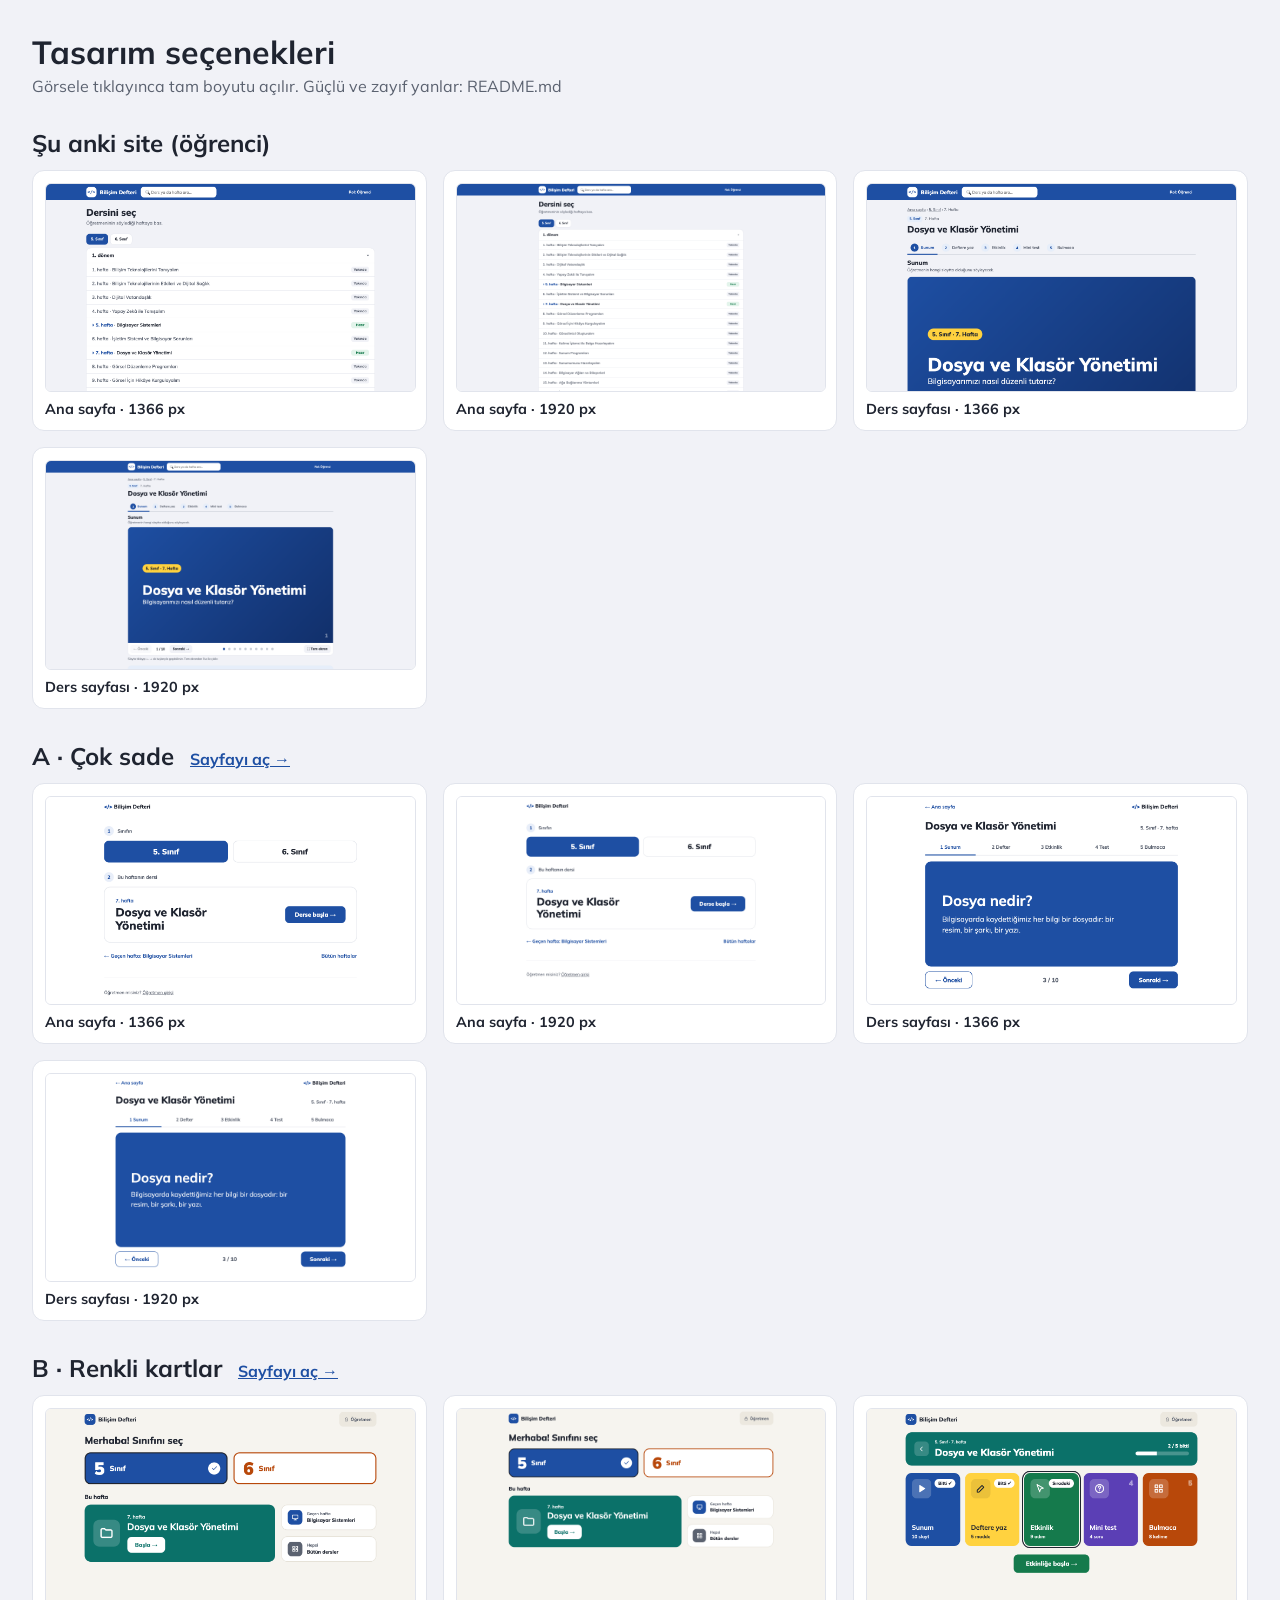
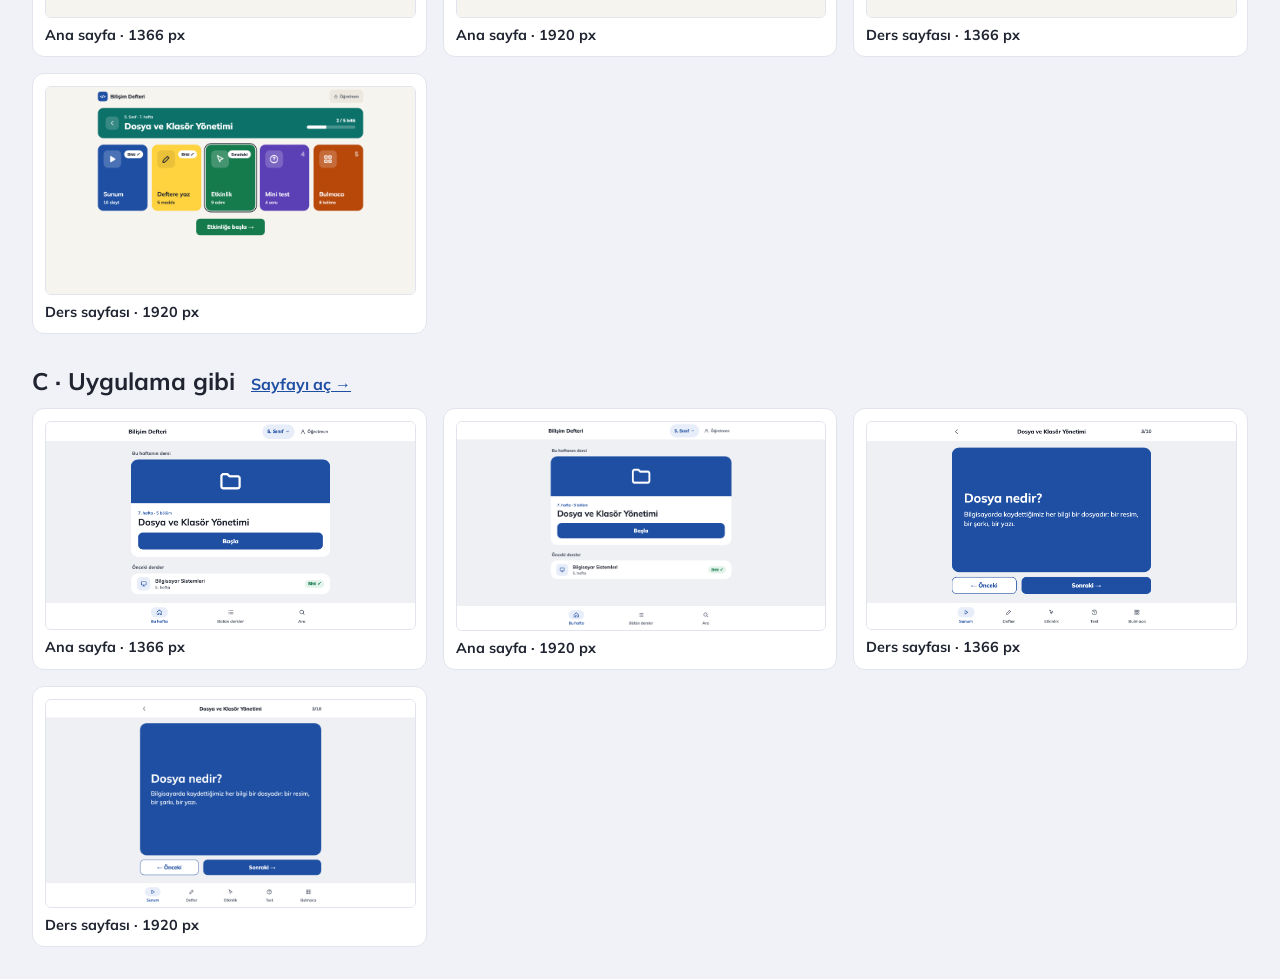
<file: mockups/index.html>
<!DOCTYPE html>
<html lang="tr">
<head>
<meta charset="utf-8">
<meta name="viewport" content="width=device-width, initial-scale=1">
<title>Bilişim Defteri · Tasarım seçenekleri</title>
<link rel="stylesheet" href="../assets/mulish.css">
<style>
body{margin:0;padding:2rem;font-family:"Mulish","Segoe UI","Noto Sans",Arial,sans-serif;color:#1F2430;background:#F1F2F7}
h1{margin:0 0 .25rem}
p{margin:0 0 1.5rem;color:#5B6270}
h2{margin:2rem 0 .75rem}
h2 a{font-size:1rem;font-weight:700;margin-left:1rem;color:#1E4FA3}
.izgara{display:grid;grid-template-columns:repeat(auto-fit,minmax(320px,1fr));grid-gap:1rem}
figure{margin:0;background:#fff;border:1px solid #E1E4EC;border-radius:12px;padding:.75rem}
figure img{width:100%;display:block;border:1px solid #E1E4EC;border-radius:6px}
figcaption{font-weight:700;margin-top:.5rem;font-size:.9rem}
</style>
</head>
<body>
<h1>Tasarım seçenekleri</h1>
<p>Görsele tıklayınca tam boyutu açılır. Güçlü ve zayıf yanlar: README.md</p>
<script>
// Aynı ızgarayı dört kez yazmamak için. Sadece bu tanıtım sayfası için, siteye girmez.
var yonler = [
  ["mevcut", "Şu anki site (öğrenci)", ""],
  ["a", "A · Çok sade", "a-sade/index.html"],
  ["b", "B · Renkli kartlar", "b-renkli/index.html"],
  ["c", "C · Uygulama gibi", "c-uygulama/index.html"]
];
yonler.forEach(function (y) {
  var h = '<h2>' + y[1] + (y[2] ? '<a href="' + y[2] + '">Sayfayı aç →</a>' : "") + '</h2><div class="izgara">';
  ["ana", "ders"].forEach(function (s) {
    ["1366", "1920"].forEach(function (w) {
      var f = "ekran/" + y[0] + "-" + s + "-" + w + ".png";
      h += '<figure><a href="' + f + '"><img src="' + f + '" alt="' + y[1] + ', ' + (s === "ana" ? "ana sayfa" : "ders sayfası") + ', ' + w + ' px"></a><figcaption>' + (s === "ana" ? "Ana sayfa" : "Ders sayfası") + ' · ' + w + ' px</figcaption></figure>';
    });
  });
  document.write(h + '</div>');
});
</script>
</body>
</html>
</file>
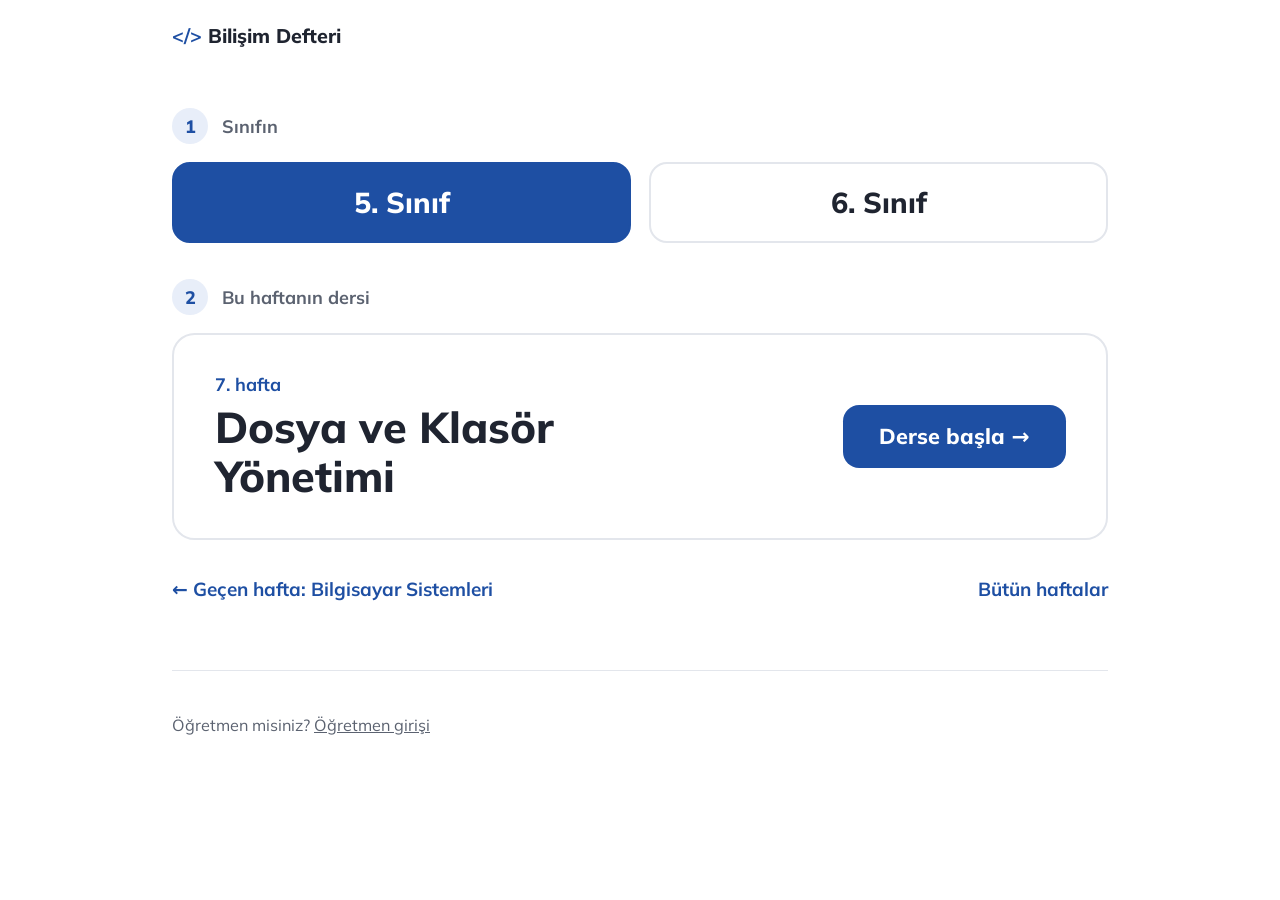
<file: mockups/a-sade/index.html>
<!DOCTYPE html>
<html lang="tr">
<head>
<meta charset="utf-8">
<meta name="viewport" content="width=device-width, initial-scale=1">
<title>Mockup A · Sade · Ana sayfa</title>
<link rel="stylesheet" href="../../assets/mulish.css">
<link rel="stylesheet" href="stil.css">
</head>
<body>
<div class="kap">
  <header class="ust"><span class="marka"><b>&lt;/&gt;</b> Bilişim Defteri</span></header>

  <div class="adim"><span>1</span>Sınıfın</div>
  <div class="siniflar" role="group" aria-label="Sınıf seçimi">
    <button type="button" class="sinif secili" aria-pressed="true">5. Sınıf</button>
    <button type="button" class="sinif" aria-pressed="false">6. Sınıf</button>
  </div>

  <div class="adim"><span>2</span>Bu haftanın dersi</div>
  <a class="buhafta" href="ders.html">
    <div><small>7. hafta</small><h2>Dosya ve Klasör<br>Yönetimi</h2></div>
    <span class="dugme">Derse başla →</span>
  </a>
  <div class="diger">
    <a href="#">← Geçen hafta: Bilgisayar Sistemleri</a>
    <a href="#">Bütün haftalar</a>
  </div>

  <footer class="alt">Öğretmen misiniz? <a href="#">Öğretmen girişi</a></footer>
</div>
</body>
</html>
</file>
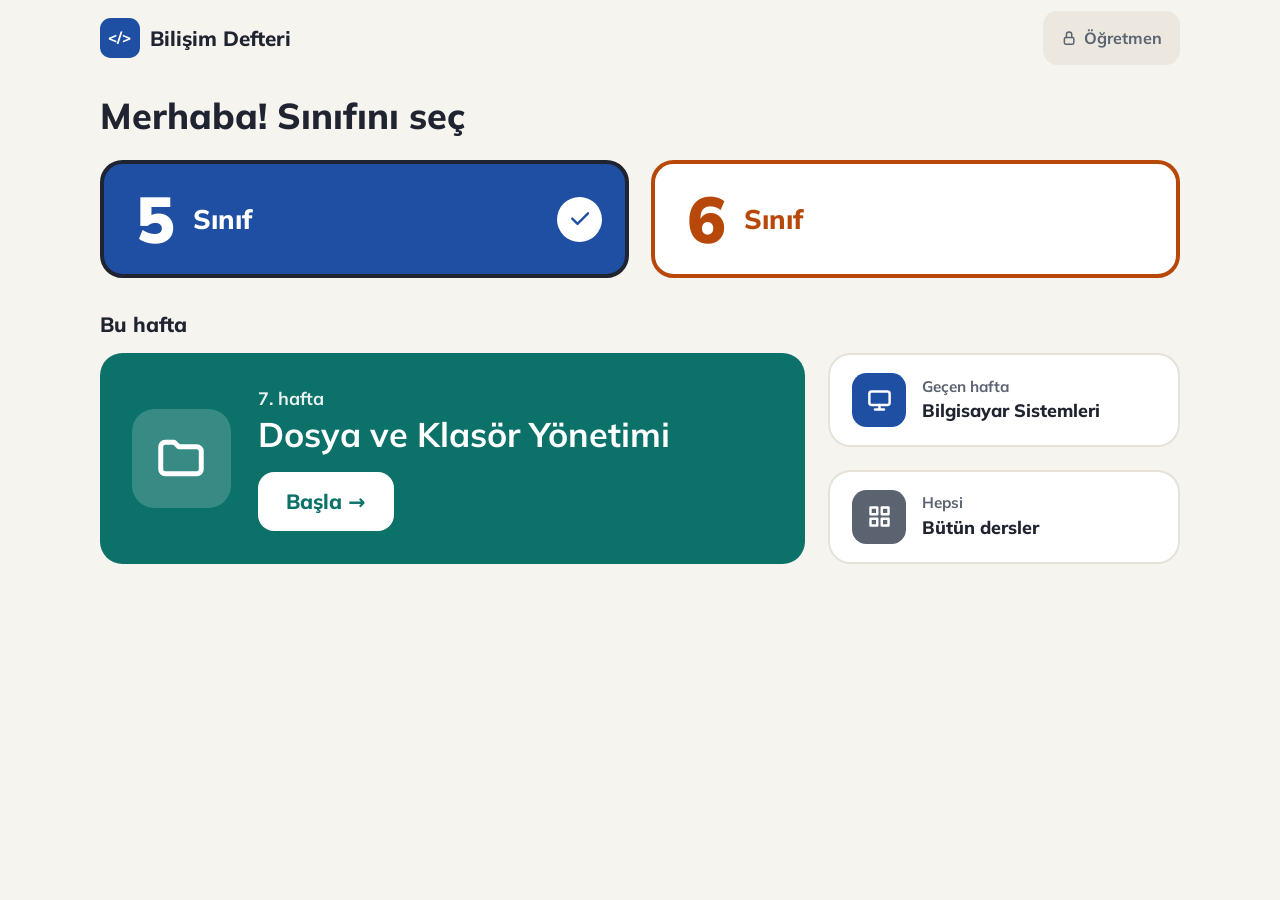
<file: mockups/b-renkli/index.html>
<!DOCTYPE html>
<html lang="tr">
<head>
<meta charset="utf-8">
<meta name="viewport" content="width=device-width, initial-scale=1">
<title>Mockup B · Renkli kartlar · Ana sayfa</title>
<link rel="stylesheet" href="../../assets/mulish.css">
<link rel="stylesheet" href="stil.css">
</head>
<body>
<div class="kap">
  <header class="ust">
    <span class="marka"><i>&lt;/&gt;</i>Bilişim Defteri</span>
    <a class="ogretmen" href="#"><svg viewBox="0 0 24 24" aria-hidden="true"><rect x="5" y="11" width="14" height="10" rx="2"/><path d="M8 11V7a4 4 0 0 1 8 0v4"/></svg>Öğretmen</a>
  </header>

  <h1>Merhaba! Sınıfını seç</h1>
  <div class="siniflar" role="group" aria-label="Sınıf seçimi">
    <a class="sinif s5 secili" href="#" aria-pressed="true"><b>5</b><span>Sınıf</span><span class="tik"><svg viewBox="0 0 24 24" aria-hidden="true"><path d="M5 12l5 5L20 7"/></svg></span></a>
    <a class="sinif s6" href="#" aria-pressed="false"><b>6</b><span>Sınıf</span></a>
  </div>

  <div class="bolum">Bu hafta</div>
  <div class="alt-izgara">
    <a class="buhafta" href="ders.html">
      <span class="ikon"><svg viewBox="0 0 24 24" aria-hidden="true"><path d="M3 7a2 2 0 0 1 2-2h4l2 2h8a2 2 0 0 1 2 2v8a2 2 0 0 1-2 2H5a2 2 0 0 1-2-2z"/></svg></span>
      <div><small>7. hafta</small><h2>Dosya ve Klasör Yönetimi</h2><span class="dugme">Başla →</span></div>
    </a>
    <div class="kucukler">
      <a class="kucuk" href="#"><span class="ikon" style="background:var(--s5)"><svg viewBox="0 0 24 24" aria-hidden="true"><rect x="3" y="4" width="18" height="12" rx="2"/><path d="M8 20h8M12 16v4"/></svg></span><span><small>Geçen hafta</small>Bilgisayar Sistemleri</span></a>
      <a class="kucuk" href="#"><span class="ikon" style="background:#5B6270"><svg viewBox="0 0 24 24" aria-hidden="true"><path d="M4 4h6v6H4zM14 4h6v6h-6zM4 14h6v6H4zM14 14h6v6h-6z"/></svg></span><span><small>Hepsi</small>Bütün dersler</span></a>
    </div>
  </div>
</div>
</body>
</html>
</file>
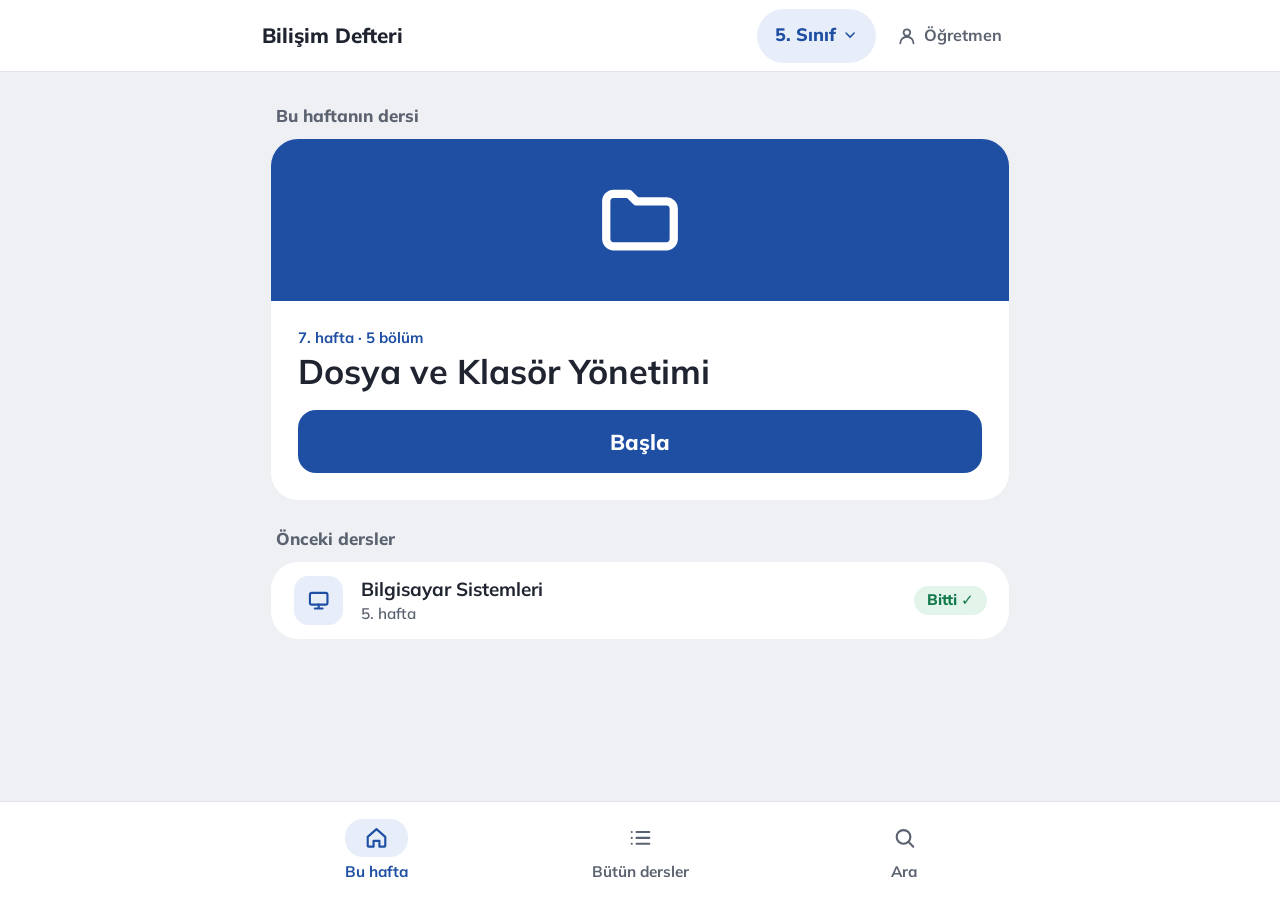
<file: mockups/c-uygulama/index.html>
<!DOCTYPE html>
<html lang="tr">
<head>
<meta charset="utf-8">
<meta name="viewport" content="width=device-width, initial-scale=1">
<title>Mockup C · Uygulama · Ana sayfa</title>
<link rel="stylesheet" href="../../assets/mulish.css">
<link rel="stylesheet" href="stil.css">
</head>
<body>
<header class="cubuk-ust"><div class="ic">
  <h1>Bilişim Defteri</h1>
  <button type="button" class="cip" aria-label="Sınıf: 5. Sınıf. Değiştirmek için bas.">5. Sınıf<svg viewBox="0 0 24 24" aria-hidden="true"><path d="M6 9l6 6 6-6"/></svg></button>
  <a class="ogretmen" href="#"><svg viewBox="0 0 24 24" aria-hidden="true"><circle cx="12" cy="8" r="4"/><path d="M4 21a8 8 0 0 1 16 0"/></svg>Öğretmen</a>
</div></header>

<main class="sutun">
  <div class="etiket">Bu haftanın dersi</div>
  <a class="kahraman" href="ders.html">
    <div class="resim"><svg viewBox="0 0 24 24" aria-hidden="true"><path d="M3 7a2 2 0 0 1 2-2h4l2 2h8a2 2 0 0 1 2 2v8a2 2 0 0 1-2 2H5a2 2 0 0 1-2-2z"/></svg></div>
    <div class="ic"><small>7. hafta · 5 bölüm</small><h2>Dosya ve Klasör Yönetimi</h2><span class="dugme">Başla</span></div>
  </a>

  <div class="etiket" style="margin-top:1.5rem">Önceki dersler</div>
  <nav class="liste" aria-label="Önceki dersler">
    <a href="#"><span class="k"><svg viewBox="0 0 24 24" aria-hidden="true"><rect x="3" y="4" width="18" height="12" rx="2"/><path d="M8 20h8M12 16v4"/></svg></span><b>Bilgisayar Sistemleri<small>5. hafta</small></b><span class="durum">Bitti ✓</span></a>
  </nav>
</main>

<nav class="cubuk-alt" aria-label="Ana menü"><div class="ic">
  <a class="etkin" href="#" aria-current="page"><svg viewBox="0 0 24 24" aria-hidden="true"><path d="M3 11l9-8 9 8v9a1 1 0 0 1-1 1h-5v-6H9v6H4a1 1 0 0 1-1-1z"/></svg>Bu hafta</a>
  <a href="#"><svg viewBox="0 0 24 24" aria-hidden="true"><path d="M8 6h13M8 12h13M8 18h13M3 6h.01M3 12h.01M3 18h.01"/></svg>Bütün dersler</a>
  <a href="#"><svg viewBox="0 0 24 24" aria-hidden="true"><circle cx="11" cy="11" r="7"/><path d="M21 21l-5-5"/></svg>Ara</a>
</div></nav>
</body>
</html>
</file>
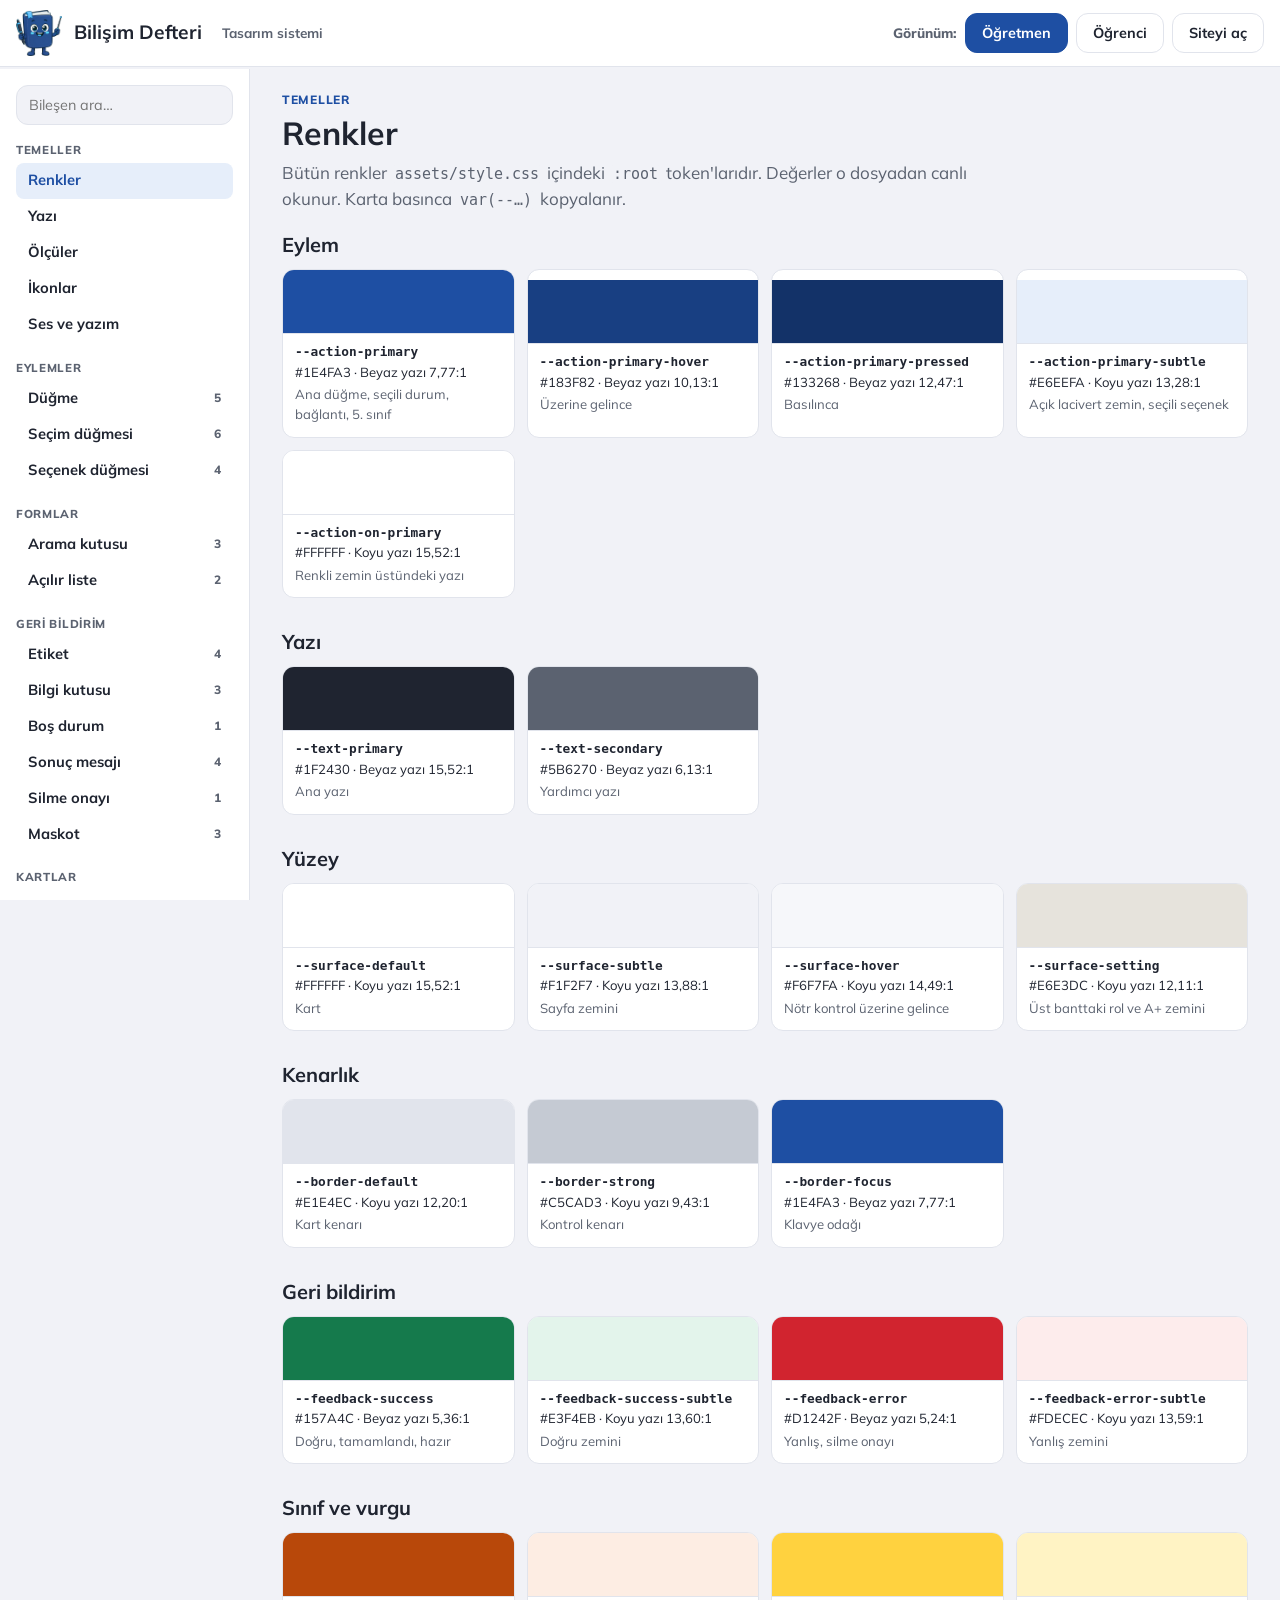
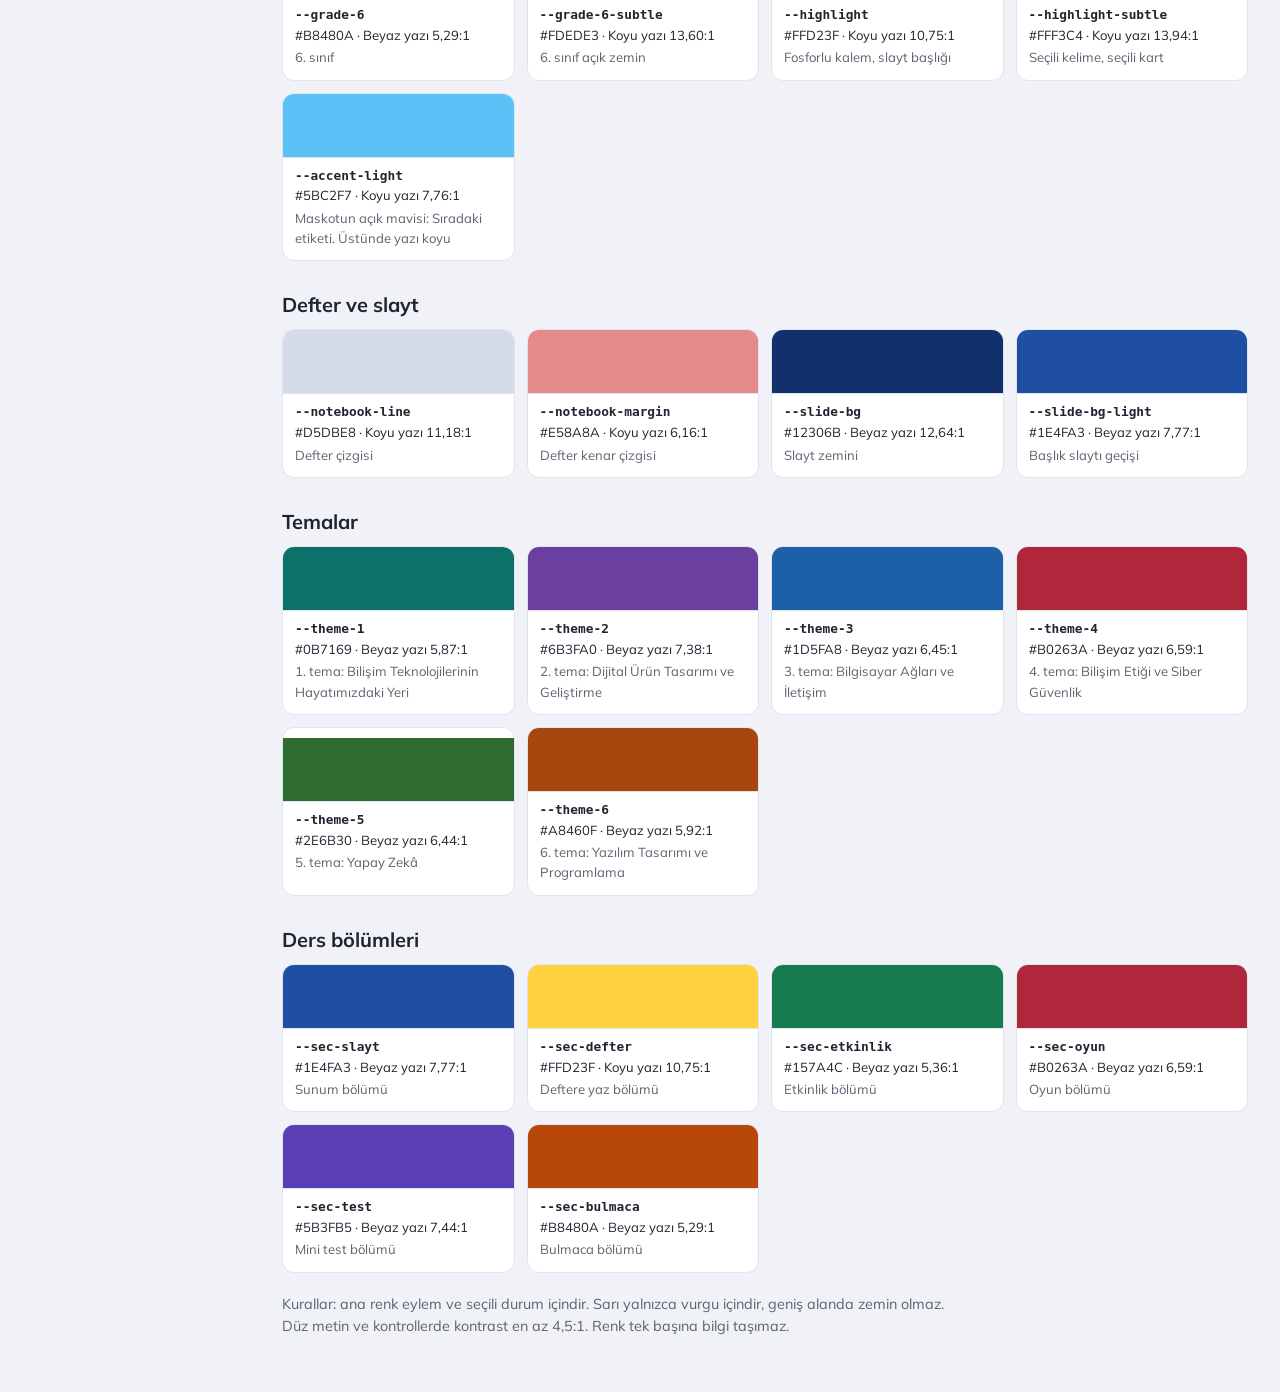
<file: tasarim-sistemi.html>
<!DOCTYPE html>
<html lang="tr">
<head>
<meta charset="utf-8">
<meta name="viewport" content="width=device-width, initial-scale=1">
<title>Tasarım Sistemi · Bilişim Defteri</title>
<meta name="description" content="Bilişim Defteri sitesinin renkleri, ölçüleri, ikonları ve bileşenleri. Bileşenler sitenin kendi stil dosyasıyla çizilir.">
<!-- Sitenin kendi stilleri: katalogdaki her bileşen sitede nasıl görünüyorsa öyle görünür. -->
<link rel="icon" href="assets/maskot-64.png">
<link rel="stylesheet" href="assets/mulish.css">
<link rel="stylesheet" href="assets/style.css">
<style>
/* Yalnızca kataloğun kendi kabuğu. Değerler sitenin token'larından gelir, ds- önekiyle siteden ayrılır. */
body{background:var(--surface-subtle)}
.ds-top{position:sticky;top:0;z-index:40;display:flex;align-items:center;gap:var(--space-4);flex-wrap:wrap;padding:10px var(--space-4);background:var(--surface-default);border-bottom:1px solid var(--border-default)}
.ds-top .logo small{font-size:.85rem;font-weight:700;color:var(--text-secondary);margin-left:var(--space-2)}
.ds-top .ds-role{margin-left:auto;display:flex;align-items:center;gap:var(--space-2)}
.ds-top .ds-role > span{font-size:.85rem;font-weight:800;color:var(--text-secondary)}
.ds-wrap{display:grid;grid-template-columns:250px minmax(0,1fr) 300px;align-items:start;min-height:calc(100vh - 69px)}
.ds-wrap.no-props{grid-template-columns:250px minmax(0,1fr)}
.ds-side{position:sticky;top:69px;max-height:calc(100vh - 69px);overflow:auto;padding:var(--space-4);border-right:1px solid var(--border-default);background:var(--surface-default)}
.ds-filter{width:100%;height:var(--size-control-sm);font:inherit;font-size:.9rem;padding:0 var(--space-3);border:1.5px solid var(--border-default);border-radius:var(--radius-md);background:var(--surface-subtle);color:var(--text-primary)}
.ds-group{margin:var(--space-4) 0 var(--space-1);font-size:.72rem;font-weight:800;letter-spacing:.06em;color:var(--text-secondary)}
.ds-side a{display:flex;justify-content:space-between;align-items:center;min-height:36px;padding:0 var(--space-3);border-radius:var(--radius-sm);color:var(--text-primary);text-decoration:none;font-weight:700;font-size:.92rem}
.ds-side a:hover{background:var(--surface-hover)}
.ds-side a[aria-current="page"]{background:var(--action-primary-subtle);color:var(--action-primary)}
.ds-side a small{font-size:.75rem;font-weight:800;color:var(--text-secondary)}
.ds-side .ds-none{font-size:.88rem;color:var(--text-secondary);margin:var(--space-3) 0 0}
.ds-main{padding:var(--space-6) var(--space-8) var(--space-10);min-width:0}
.ds-main > * + *{margin-top:var(--space-5)}
.ds-eyebrow{font-size:.75rem;font-weight:800;letter-spacing:.06em;color:var(--action-primary)}
.ds-main h1{font-size:2rem;margin-top:var(--space-1)}
.ds-lead{margin:var(--space-2) 0 0;color:var(--text-secondary);max-width:70ch}
.ds-meta{display:flex;gap:var(--space-2);flex-wrap:wrap;align-items:center;font-size:.88rem;color:var(--text-secondary)}
.ds-tabs{margin-top:var(--space-6)}
.ds-tabs .tab small{font-size:.75rem;font-weight:800;color:var(--text-secondary);background:var(--surface-default);border-radius:var(--radius-pill);padding:0 var(--space-2)}
.ds-bgsw{display:flex;align-items:center;gap:var(--space-2);flex-wrap:wrap}
.ds-bgsw .chip-btn{min-height:34px;padding:0 var(--space-3);font-size:.85rem}
.ds-stage{position:relative;border:1px solid var(--border-default);border-radius:var(--radius-xl);background:var(--surface-default);padding:var(--space-8);display:flex;justify-content:center;align-items:center;min-height:240px;overflow:auto}
.ds-stage.gri{background:var(--surface-subtle)}
.ds-stage > .ds-in{width:100%}
.ds-stage .top{position:static}
.ds-color{border-radius:var(--radius-xl);padding:var(--space-6);display:flex;gap:var(--space-3);flex-wrap:wrap;justify-content:center}
.ds-rules{background:var(--surface-default);border:1px solid var(--border-default);border-radius:var(--radius-xl);padding:var(--space-4) var(--space-5)}
.ds-rules h2{font-size:1.05rem}
.ds-rules ul{margin:var(--space-2) 0 0;padding-left:1.2em}
.ds-rules li + li{margin-top:var(--space-1)}
.ds-rules code,.ds-lead code,.ds-note code{font-family:var(--font-mono);font-size:.88em;background:var(--surface-subtle);border-radius:4px;padding:0 4px}
.ds-vars{display:grid;grid-template-columns:repeat(auto-fill,minmax(260px,1fr));gap:var(--space-4)}
.ds-vars.full{grid-template-columns:1fr}
.ds-var{background:var(--surface-default);border:1px solid var(--border-default);border-radius:var(--radius-xl);overflow:hidden}
.ds-var > b{display:block;padding:var(--space-3) var(--space-4) 0;font-size:.9rem}
.ds-var .ds-stage{border:0;border-radius:0;padding:var(--space-5);min-height:160px}
.ds-code{position:relative;background:var(--text-primary);color:#E9ECF3;border-radius:var(--radius-xl);padding:var(--space-5);overflow:auto;font-family:var(--font-mono);font-size:.82rem;line-height:1.6;white-space:pre;margin:0;max-height:520px}
.ds-codebar{display:flex;justify-content:space-between;align-items:center;gap:var(--space-3);flex-wrap:wrap}
.ds-props{position:sticky;top:69px;max-height:calc(100vh - 69px);overflow:auto;padding:var(--space-5) var(--space-4);border-left:1px solid var(--border-default);background:var(--surface-default)}
.ds-props-h{display:flex;justify-content:space-between;align-items:center;gap:var(--space-2);margin-bottom:var(--space-3)}
.ds-props-h h2{font-size:1.1rem}
.ds-props-h .chip-btn{min-height:34px;padding:0 var(--space-3);font-size:.82rem}
.ds-prop{display:block;margin-top:var(--space-4)}
.ds-prop > span{display:block;font-weight:800;font-size:.88rem;margin-bottom:var(--space-1)}
.ds-prop > span code{font-family:var(--font-mono);font-weight:400;font-size:.78rem;color:var(--text-secondary);margin-left:var(--space-1)}
.ds-prop input[type="text"]{width:100%;min-height:var(--size-control-sm);font:inherit;font-size:.92rem;padding:0 var(--space-3);border:1.5px solid var(--border-strong);border-radius:var(--radius-md);background:var(--surface-default);color:var(--text-primary);box-sizing:border-box}
.ds-prop select{width:100%}
.ds-seg{display:flex;flex-wrap:wrap;gap:var(--space-1)}
.ds-seg .chip-btn{min-height:34px;padding:0 var(--space-3);font-size:.82rem}
.ds-check{display:flex;align-items:center;gap:var(--space-2);font-weight:700;font-size:.9rem;cursor:pointer;min-height:var(--size-control-sm)}
.ds-check input{width:20px;height:20px;margin:0}
/* Temeller */
.ds-section h2{font-size:1.25rem;margin-bottom:var(--space-3)}
.ds-section + .ds-section{margin-top:var(--space-8)}
.ds-swatches{display:grid;grid-template-columns:repeat(auto-fill,minmax(210px,1fr));gap:var(--space-3)}
.ds-sw{background:var(--surface-default);border:1px solid var(--border-default);border-radius:var(--radius-md);overflow:hidden;text-align:left;font:inherit;color:inherit;padding:0;cursor:pointer}
.ds-sw:hover{border-color:var(--action-primary)}
.ds-sw i{display:block;height:64px;border-bottom:1px solid var(--border-default)}
.ds-sw span{display:block;padding:var(--space-2) var(--space-3) var(--space-3);font-size:.82rem}
.ds-sw b{display:block;font-family:var(--font-mono);font-size:.8rem}
.ds-sw em{font-style:normal;color:var(--text-secondary);display:block;margin-top:2px}
.ds-type{background:var(--surface-default);border:1px solid var(--border-default);border-radius:var(--radius-xl)}
.ds-type > div{display:grid;grid-template-columns:200px minmax(0,1fr);gap:var(--space-4);align-items:center;padding:var(--space-4) var(--space-5)}
.ds-type > div + div{border-top:1px solid var(--border-default)}
.ds-type small{display:block;color:var(--text-secondary);font-weight:700;font-size:.8rem}
.ds-type small code{font-family:var(--font-mono)}
.ds-scale{display:grid;gap:var(--space-2)}
.ds-scale > div{display:grid;grid-template-columns:150px minmax(0,1fr);gap:var(--space-3);align-items:center;font-size:.85rem}
.ds-scale code{font-family:var(--font-mono)}
.ds-bar{height:16px;background:var(--action-primary);border-radius:3px}
.ds-boxes{display:flex;flex-wrap:wrap;gap:var(--space-4)}
.ds-box{width:120px;font-size:.8rem;text-align:center}
.ds-box i{display:block;height:80px;margin-bottom:var(--space-2);background:var(--action-primary-subtle);border:2px solid var(--action-primary)}
.ds-box code{font-family:var(--font-mono)}
.ds-icons{display:grid;grid-template-columns:repeat(auto-fill,minmax(120px,1fr));gap:var(--space-3)}
.ds-icons button{display:flex;flex-direction:column;align-items:center;gap:var(--space-2);padding:var(--space-4) var(--space-2);background:var(--surface-default);border:1px solid var(--border-default);border-radius:var(--radius-md);font:inherit;font-size:.82rem;font-weight:700;color:var(--text-primary)}
.ds-icons button:hover{border-color:var(--action-primary)}
.ds-icons .ico{width:32px;height:32px;color:var(--action-primary)}
.ds-note{font-size:.9rem;color:var(--text-secondary);max-width:75ch}
.ds-voices{display:grid;grid-template-columns:repeat(auto-fit,minmax(260px,1fr));gap:var(--space-4)}
.ds-voices h3{display:flex;align-items:center;gap:var(--space-3);font-size:1.05rem}
.ds-voices ul{margin:var(--space-3) 0 0;padding-left:1.2em}
.ds-dd{display:grid;gap:var(--space-2)}
.ds-dd > div{display:grid;grid-template-columns:repeat(auto-fit,minmax(240px,1fr));gap:var(--space-2)}
.ds-x,.ds-v{display:block;padding:var(--space-3) var(--space-4);border-radius:var(--radius-md);font-size:.95rem}
.ds-x{background:var(--feedback-error-subtle);color:var(--feedback-error)}
.ds-v{background:var(--feedback-success-subtle);color:var(--feedback-success);font-weight:700}
.ds-toast{position:fixed;left:50%;bottom:var(--space-6);transform:translateX(-50%);background:var(--text-primary);color:#fff;padding:var(--space-2) var(--space-4);border-radius:var(--radius-pill);font-weight:700;font-size:.9rem;z-index:60;display:none}
.ds-toast.show{display:block}
@media (max-width:1180px){
  .ds-wrap,.ds-wrap.no-props{grid-template-columns:230px minmax(0,1fr)}
  .ds-props{position:static;max-height:none;grid-column:2;border-left:0;border-top:1px solid var(--border-default)}
  .ds-main{padding:var(--space-5)}
}
@media (max-width:760px){
  .ds-wrap,.ds-wrap.no-props{display:block}
  .ds-side{position:static;max-height:40vh;border-right:0;border-bottom:1px solid var(--border-default)}
  .ds-main{padding:var(--space-4)}
  .ds-stage{padding:var(--space-4)}
  .ds-type > div{grid-template-columns:1fr}
}
</style>
</head>
<body>
<a class="skip" href="#dsMain">İçeriğe geç</a>
<header class="ds-top">
  <a class="logo" href="#renkler"><img class="logo-img" src="assets/maskot.webp" alt="">Bilişim Defteri<small>Tasarım sistemi</small></a>
  <div class="ds-role" role="group" aria-label="Görünüm">
    <span>Görünüm:</span>
    <button type="button" class="chip-btn" data-role="ogretmen" aria-pressed="true">Öğretmen</button>
    <button type="button" class="chip-btn" data-role="ogrenci" aria-pressed="false">Öğrenci</button>
    <a class="chip-btn" href="index.html">Siteyi aç</a>
  </div>
</header>
<div class="ds-wrap" id="dsWrap">
  <nav class="ds-side" aria-label="Katalog">
    <label for="dsFilter" class="sr">Bileşen ara</label>
    <input id="dsFilter" class="ds-filter" type="search" placeholder="Bileşen ara…" autocomplete="off">
    <div id="dsNav"></div>
  </nav>
  <div class="ds-main" id="dsMain" role="main" tabindex="-1"></div>
  <aside class="ds-props" id="dsProps" aria-label="Özellikler"></aside>
</div>
<div class="ds-toast" id="dsToast" role="status"></div>

<script src="content/program.js"></script>
<script src="content/plan.js"></script>
<script src="content/lessons/5-1-6-dosya-klasor.js"></script>
<script src="content/lessons/5-1-1-bilisim-teknolojileri.js"></script>
<script src="content/lessons/5-1-3-dijital-vatandaslik.js"></script>
<script src="content/lessons/5-1-4-yapay-zeka.js"></script>
<script src="assets/ikonlar.js"></script>
<script src="assets/shuffle.js"></script>
<script src="assets/oyun-core.js"></script>
<script>
/* Bilişim Defteri tasarım sistemi kataloğu.
   Bileşenler sitenin kendi sınıflarıyla (assets/style.css) ve gerçek ders verisiyle (5-1-6) çizilir.
   Sitede yeni bir arayüz parçası gerekirse önce buraya eklenir, sonra sitede aynı işaretleme kullanılır. */
(function () {
  "use strict";
  var $ = function (s, r) { return (r || document).querySelector(s); };
  var $$ = function (s, r) { return Array.prototype.slice.call((r || document).querySelectorAll(s)); };
  var esc = function (s) { return String(s).replace(/[&<>"]/g, function (c) { return { "&": "&amp;", "<": "&lt;", ">": "&gt;", '"': "&quot;" }[c]; }); };
  var store = {
    get: function (k, d) { try { var v = localStorage.getItem("bdds:" + k); return v === null ? d : JSON.parse(v); } catch (e) { return d; } },
    set: function (k, v) { try { localStorage.setItem("bdds:" + k, JSON.stringify(v)); } catch (e) {} }
  };
  // Sitedeki icon() ile aynı çıktı; data-ico yalnızca Kod sekmesinde icon("ad") yazabilmek için
  var ico = function (k) { return '<svg class="ico" viewBox="0 0 24 24" aria-hidden="true" data-ico="' + k + '">' + BD.icons[k] + '</svg>'; };
  var L = BD.lessons["5-1-6-dosya-klasor"];
  var TH = BD.program["5"].themes;
  var role = store.get("role", "ogretmen");
  var T = function () { return role === "ogretmen"; };

  var SEC = { slayt: "Sunum", defter: "Deftere yaz", etkinlik: "Etkinlik", oyun: "Oyun", test: "Mini test", bulmaca: "Bulmaca" };
  var SEC_N = { slayt: L.slides.length + " slayt", defter: L.notebook.length + " madde", etkinlik: "8 görev", oyun: L.sort.items.length + " paket", test: L.quiz.length + " soru", bulmaca: L.crossword.length + " kelime" };
  var outcomeTitle = function (code) { var o = null; TH.forEach(function (t) { (t.outcomes || []).forEach(function (x) { if (x.code === code) o = x; }); }); return o ? o.title : ""; };
  var themeOpts = TH.map(function (t) { return [String(t.no), t.no + ". " + t.name]; });
  var secOpts = Object.keys(SEC).map(function (k) { return [k, SEC[k]]; });
  var iconOpts = Object.keys(BD.icons).map(function (k) { return [k, k]; });
  var bool = function (v) { return v === true || v === "true"; };

  /* ---------- Bileşenler ----------
     render(p): sitedeki işaretleme (Kod sekmesinde görünen). wrap(p, html): yalnızca önizlemenin çerçevesi. */
  var C = [];
  var add = function (o) { C.push(o); };

  add({ id: "dugme", group: "Eylemler", name: "Düğme", cls: ".btn",
    desc: "Bir işi başlatır: derse gitmek, yazdırmak, sıfırlamak.",
    where: "Bu hafta kartı, ders planı, bölüm sonu, çalışma kâğıdı.",
    rules: ["50 px yükseklik, köşe <code>--radius-md</code>.", "Bir görünümde tek birincil düğme olur.", "<code>on-color</code> ve <code>on-color-line</code> yalnızca tema renkli kartın (Bu hafta) üstünde kullanılır.", "İkon <code>icon(\"ad\")</code> ile eklenir, emoji değil."],
    props: [
      { k: "metin", l: "Metin", t: "text", d: "Derse git" },
      { k: "tur", l: "Tür", t: "seg", d: "primary", o: [["", "Varsayılan"], ["primary", "Birincil"], ["on-color", "Renkli üstü"], ["on-color-line", "Renkli üstü çizgi"]] },
      { k: "ikon", l: "İkon", t: "select", d: "", o: [["", "yok"]].concat(iconOpts) }
    ],
    render: function (p) { return '<button type="button" class="btn' + (p.tur ? " " + p.tur : "") + '">' + (p.ikon ? ico(p.ikon) + " " : "") + esc(p.metin) + '</button>'; },
    wrap: function (p, h) { return /on-color/.test(p.tur) ? '<div class="ds-color" style="background:var(--theme-1)">' + h + '</div>' : h; },
    variants: [["Varsayılan", { tur: "", metin: "Değiştir" }], ["Birincil", {}], ["İkonlu", { tur: "", ikon: "yazdir", metin: "Çalışma kâğıdı" }], ["Renkli kart üstünde", { tur: "on-color", metin: "Başla" }], ["Renkli kart üstünde, ikinci", { tur: "on-color-line", ikon: "yazdir", metin: "Çalışma kâğıdı" }]]
  });

  add({ id: "secim", group: "Eylemler", name: "Seçim düğmesi", cls: ".chip-btn",
    desc: "Birkaç seçenekten birini seçer ya da üst banttaki sayfaları açar.",
    where: "Üst bant, ders içinde sınıf ortamı seçimi.",
    rules: ["40 px, köşe <code>--radius-md</code>. Üst bantta 48 px.", "Seçili olan dolu laciverttir: düğmede <code>aria-pressed=\"true\"</code>, bağlantıda <code>aria-current=\"page\"</code>.", "Banttaki ayarlar (rol, A+) bej zeminli ve kenarlıksızdır, sayfa bağlantılarından ince ayraçla ayrılır."],
    props: [
      { k: "metin", l: "Metin", t: "text", d: "Laboratuvar" },
      { k: "secili", l: "Seçili", t: "bool", d: false },
      { k: "yer", l: "Yer", t: "seg", d: "sayfa", o: [["sayfa", "Sayfada"], ["bant", "Üst bantta"], ["ayar", "Bantta ayar"]] }
    ],
    render: function (p) {
      if (p.yer === "bant") return '<a class="chip-btn" href="#kazanimlar"' + (bool(p.secili) ? ' aria-current="page"' : "") + '>' + esc(p.metin) + '</a>';
      return '<button type="button" class="chip-btn" aria-pressed="' + bool(p.secili) + '">' + esc(p.metin) + '</button>';
    },
    wrap: function (p, h) {
      if (p.yer === "sayfa") return h;
      return '<div class="top"><div class="top-in"><nav>' + (p.yer === "ayar" ? '<span class="top-set">' + h + '</span>' : h) + '</nav></div></div>';
    },
    variants: [["Sayfada", {}], ["Sayfada, seçili", { secili: true }], ["Üst bantta", { yer: "bant", metin: "Kazanım haritası" }], ["Üst bantta, açık sayfa", { yer: "bant", metin: "Kazanım haritası", secili: true }], ["Bantta ayar", { yer: "ayar", metin: "A+" }], ["Bantta ayar, basılı", { yer: "ayar", metin: "A+", secili: true }]]
  });

  add({ id: "secenek", group: "Eylemler", name: "Seçenek düğmesi", cls: ".opt-group button",
    desc: "Açıklamalı seçenek. Bir ayarın değerleri arasından biri seçilir.",
    where: "Sınıf ayarları.",
    rules: ["En az 64 px yükseklik, en fazla 300 px genişlik.", "Seçili olanda sağ üstte ✓ ve açık lacivert zemin.", "Bir grupta tek seçili seçenek olur; grup <code>.opt-group</code>."],
    props: [
      { k: "baslik", l: "Başlık", t: "text", d: "İnternet var" },
      { k: "aciklama", l: "Açıklama", t: "text", d: "İsteğe bağlı çevrim içi araştırma önerileri gösterilir" },
      { k: "ikon", l: "İkon", t: "select", d: "", o: [["", "yok"]].concat(iconOpts) },
      { k: "secili", l: "Seçili", t: "bool", d: true }
    ],
    render: function (p) { return '<div class="opt-group"><button type="button" aria-pressed="' + bool(p.secili) + '">' + (p.ikon ? ico(p.ikon) + " " : "") + esc(p.baslik) + (p.aciklama ? '<small>' + esc(p.aciklama) + '</small>' : "") + '</button></div>'; },
    variants: [["Seçili", {}], ["Seçili değil", { secili: false, baslik: "İnternet yok", aciklama: "Etkinlikler internetsiz yapılır" }], ["İkonlu", { ikon: "ekran", baslik: BD.envs.lab.name, aciklama: BD.envs.lab.desc }], ["Açıklamasız", { aciklama: "", baslik: "Pardus" }]]
  });

  add({ id: "arama", group: "Formlar", name: "Arama kutusu", cls: ".search",
    desc: "Ders, hafta ya da kazanım kodu arar. Sonuçlar kutunun altında açılır.",
    where: "Üst bant (yalnızca öğretmen).",
    rules: ["48 px, köşe <code>--radius-md</code>. Genişlik 160–230 px.", "Öğrencide gizlidir.", "İpucu ne aranabileceğini söyler: öğretmen dersi hafta numarasıyla arar. Emoji yok.", "Sonuçta ders adı, altında sınıf · hafta · kod · durum. Sonuç yoksa aranan kelime ve ne yazılacağı: <i>\"zip\" için sonuç yok. Ders adı ya da hafta numarası yazın.</i>", "Eş anlamlılar aranır (kodlama → programlama, zip → sıkıştır, word → kelime işlemci…); liste <code>initSearch</code> içinde <code>SYN</code>.", "En çok 8 sonuç; fazlası varsa altta \"İlk 8 sonuç. Daha fazlası için aramayı daraltın.\""],
    props: [
      { k: "ipucu", l: "İpucu", t: "text", d: "Ders, hafta, kod" },
      { k: "durum", l: "Durum", t: "seg", d: "sonuc", o: [["kapali", "Kapalı"], ["sonuc", "Sonuçlar"], ["yok", "Sonuç yok"]] }
    ],
    render: function (p) {
      var res = p.durum === "kapali" ? "" : '<div class="results show">' + (p.durum === "yok" ? '<div>"zip" için sonuç yok. Ders adı ya da hafta numarası yazın.</div>'
        : '<a href="#ders-5-1-6-dosya-klasor">Dosya ve Klasör Yönetimi<small>5. sınıf · 8. hafta · BTY.5.1.6 · Hazır</small></a><a href="#sinif-6-7">Video Düzenleme ve Kurgu<small>6. sınıf · 7. hafta · BTY.6.2.8 · Yakında</small></a>') + '</div>';
      return '<div class="search" role="search"><label for="ds-q" class="sr">Ders ara</label><input id="ds-q" type="search" placeholder="' + esc(p.ipucu) + '" autocomplete="off">' + res + '</div>';
    },
    wrap: function (p, h) { return '<div style="min-height:' + (p.durum === "sonuc" ? 190 : p.durum === "yok" ? 120 : 60) + 'px;width:260px">' + h + '</div>'; },
    variants: [["Kapalı", { durum: "kapali" }], ["Sonuçlar", {}], ["Sonuç yok", { durum: "yok" }]]
  });

  add({ id: "liste", group: "Formlar", name: "Açılır liste", cls: "select",
    desc: "Uzun bir seçenek listesinden seçim.",
    where: "Sanal masaüstü pencereleri.",
    rules: ["40 px, köşe <code>--radius-md</code>, kenarlık <code>--border-strong</code>.", "Etiketsiz bırakılmaz (<code>label</code> ya da <code>aria-label</code>).", "Üç ya da daha az seçenekte seçim düğmesi tercih edilir."],
    props: [{ k: "secili", l: "Seçili", t: "seg", d: "Pardus", o: [["Pardus", "Pardus"], ["Windows", "Windows"]] }],
    render: function (p) { return '<select aria-label="İşletim sistemi"><option' + (p.secili === "Pardus" ? " selected" : "") + '>Pardus</option><option' + (p.secili === "Windows" ? " selected" : "") + '>Windows</option></select>'; },
    variants: [["Pardus", {}], ["Windows", { secili: "Windows" }]]
  });

  add({ id: "etiket", group: "Geri bildirim", name: "Etiket", cls: ".tag",
    desc: "Kısa durum ya da kod bilgisi.",
    where: "Hafta satırı, Bu hafta kartı, ders planı.",
    rules: [".75rem, 800 ağırlık, açık zemin ve aynı ailenin koyu yazısı.", "Kazanım kodu <code>.tag.code</code> ile eş aralıklı yazılır.", "Hafta satırında durum etiketi sabit genişliktedir, kodlar aynı sütunda durur."],
    props: [
      { k: "metin", l: "Metin", t: "text", d: "BTY.5.1.6" },
      { k: "tur", l: "Tür", t: "seg", d: "code", o: [["", "Varsayılan"], ["code", "Kod"], ["ready", "Hazır"], ["soon", "Yakında"]] }
    ],
    render: function (p) { return '<span class="tag' + (p.tur ? " " + p.tur : "") + '">' + esc(p.metin) + '</span>'; },
    variants: [["Kazanım kodu", {}], ["Hazır", { tur: "ready", metin: "Hazır" }], ["Yakında", { tur: "soon", metin: "Yakında" }], ["Varsayılan", { tur: "", metin: "Laboratuvar" }]]
  });

  add({ id: "bilgi-kutusu", group: "Geri bildirim", name: "Bilgi kutusu", cls: ".hook",
    desc: "Kısa bir not: öğretmene derste işine yarayacak öneri, öğrenciye derse girerken düşüneceği soru.",
    where: "Öğretmende sunum altında \"Derse başlarken\" ve bilgisayarsız sınıf uyarısı; öğrencide ders girişinde bölüm kartlarının altında \"Düşün\" (dersin <code>hook</code> sorusu).",
    rules: ["Açık lacivert zemin, kenarlık yok.", "Başlık küçük ve büyük harfle, metin tek paragraf.", "Uyarı için değil, öneri için."],
    props: [{ k: "baslik", l: "Başlık", t: "text", d: "Derse başlarken" }, { k: "metin", l: "Metin", t: "text", d: L.hook }],
    render: function (p) { return '<div class="hook"><b>' + esc(p.baslik) + '</b>' + esc(p.metin) + '</div>'; },
    variants: [["Derse başlarken", {}], ["Bilgisayarsız sınıf", { baslik: "Bilgisayarsız sınıf", metin: "Bu dersin tamamını çalışma kâğıdıyla yapabilirsiniz." }], ["Düşün (öğrenci)", { baslik: "Düşün" }]]
  });

  add({ id: "bos", group: "Geri bildirim", name: "Boş durum", cls: ".empty",
    desc: "Gösterilecek bir şey yoksa ne olduğunu ve ne yapılabileceğini söyler.",
    where: "Bütün dersler, sınıf listeleri.",
    rules: ["Kesikli kenarlık, ortalı yazı; üstte maskot (110 px).", "Neden boş olduğunu söyler; mümkünse bir sonraki adımı gösterir."],
    props: [{ k: "metin", l: "Metin", t: "text", d: "Bu sınıfın hazır dersi henüz yok." }],
    render: function (p) { return '<div class="empty"><img class="mascot" src="assets/maskot.webp" alt="">' + esc(p.metin) + '</div>'; },
    variants: [["Varsayılan", {}]]
  });

  add({ id: "mesaj", group: "Geri bildirim", name: "Sonuç mesajı", cls: ".fb, .finish",
    desc: "Cevaptan ya da bitirilen etkinlikten sonra gelen kısa mesaj.",
    where: "Mini test, oyun, bulmaca, etkinlik.",
    rules: ["Doğru yeşil (<code>.fb.r</code>), ilk yanlışta ipucu lacivert (<code>.fb.h</code>), ikinci yanlış kırmızı (<code>.fb.w</code>). Renk tek başına bilgi taşımaz, mesaj yazılıdır.", "İlk yanlışta \"Az kaldı!\" + ipucu (<code>hint</code>); ikincide \"Bu sefer olmadı.\" + neden (<code>why</code>) + doğru cevap.", "Emoji yok (Pardus'ta renkli emoji yazı tipi olmayabilir). Doğru cevapta ✓, kutlamayı bitişte maskot ve konfeti taşır.", "Bitişte (etkinlik bitti, test sonucu, oyun hepsi doğru, bulmaca tamam) solda 64 px maskot: <code>.end-msg</code>, <code>endMsg()</code>."],
    props: [{ k: "tur", l: "Tür", t: "seg", d: "dogru", o: [["dogru", "Doğru"], ["ipucu", "İlk yanlış"], ["yanlis", "İkinci yanlış"], ["bitti", "Bitti"]] }],
    render: function (p) {
      if (p.tur === "bitti") return '<div class="finish show end-msg"><img class="mascot" src="assets/maskot.webp" alt=""><span>Görev tamam! Etkinliği bitirdin.</span></div>';
      return p.tur === "dogru" ? '<div class="fb r">✓ Doğru!</div>' : p.tur === "ipucu" ? '<div class="fb h">' + esc(quizFb(q0, 1)) + '</div>' : '<div class="fb w">' + esc(quizFb(q0, 2)) + '</div>';
    },
    variants: [["Doğru", {}], ["İlk yanlış: ipucu", { tur: "ipucu" }], ["İkinci yanlış: neden", { tur: "yanlis" }], ["Etkinlik bitti", { tur: "bitti" }]]
  });

  add({ id: "onay", group: "Geri bildirim", name: "Silme onayı", cls: ".confirm-box",
    desc: "Geri alınamayan bir işten önce sorar.",
    where: "Ders planı: ilerlemeyi sıfırla.",
    rules: ["Kırmızı kenarlık ve açık kırmızı zemin.", "Ne silineceğini ve geri alınamayacağını söyler.", "\"Evet, …\" düğmesi işin adını taşır, yanında \"Vazgeç\"."],
    props: [{ k: "metin", l: "Metin", t: "text", d: "Bu bilgisayarda bu dersin öğrenci ilerlemesi silinecek. Bu işlem geri alınamaz." }],
    render: function (p) { return '<div class="confirm-box"><p style="margin:0 0 8px"><b>Emin misiniz?</b> ' + esc(p.metin) + '</p><div class="row"><button type="button" class="btn primary">Evet, sıfırla</button><button type="button" class="btn">Vazgeç</button></div></div>'; },
    variants: [["Varsayılan", {}]]
  });

  add({ id: "kart", group: "Kartlar", name: "Kart", cls: ".card",
    desc: "İlgili bilgileri bir arada tutan beyaz yüzey.",
    where: "Ders planı, Sınıf ayarları.",
    rules: ["Beyaz zemin, 1 px <code>--border-default</code>, köşe <code>--radius-xl</code>.", "Gölge yok."],
    props: [{ k: "baslik", l: "Başlık", t: "text", d: "Kazanım: BTY.5.1.6" }, { k: "metin", l: "Metin", t: "text", d: "Dosya ve klasör yönetimi ile ilgili temel işlemlerle çalışabilme" }],
    render: function (p) { return '<div class="card"><b>' + esc(p.baslik) + '</b><div class="hint">' + esc(p.metin) + '</div></div>'; },
    variants: [["Varsayılan", {}]]
  });

  add({ id: "rol-karti", group: "Kartlar", name: "Rol kartı", cls: ".role-card",
    desc: "Siteyi ilk açışta kimin kullandığını seçer.",
    where: "Rol seçimi sayfası.",
    rules: ["Ortalı, 72 px renkli ikon karesi.", "Öğrenci lacivert, öğretmen tema 1 rengi.", "Seçim bu bilgisayarda hatırlanır."],
    props: [{ k: "rol", l: "Rol", t: "seg", d: "ogrenci", o: [["ogrenci", "Öğrenci"], ["ogretmen", "Öğretmen"]] }],
    render: function (p) {
      return p.rol === "ogrenci"
        ? '<button type="button" class="role-card" data-role="ogrenci"><span class="sq" style="background:var(--action-primary)">' + ico("ogrenci") + '</span><b>Öğrenciyim</b><small>Sunum, defter, etkinlik, test ve bulmaca</small></button>'
        : '<button type="button" class="role-card" data-role="ogretmen"><span class="sq" style="background:var(--theme-1)">' + ico("ogretmen") + '</span><b>Öğretmenim</b><small>Ders planı, sunum, notlar ve yazdırma</small></button>';
    },
    wrap: function (p, h) { return '<div style="width:320px">' + h + '</div>'; },
    variants: [["Öğrenci", {}], ["Öğretmen", { rol: "ogretmen" }]]
  });

  add({ id: "sinif-karti", group: "Kartlar", name: "Sınıf kartı", cls: ".grade-card",
    desc: "5. ya da 6. sınıfı seçer.",
    where: "Ana sayfa (iki rol).",
    rules: ["İlk açılışta iki büyük kart. Sınıf bir kez seçilince (<code>S.gradeSet</code>) kartlar küçülür (<code>.grade-cards.compact</code>, 52 px) ve başlığın sağına, \"Sınıfın\" etiketinin yanına geçer; 560 px ve altında başlığın altında tam genişlik.", "Seçili olmayan kart beyaz, gri çerçeveli; sınıfın rengi yalnızca numarada (5 lacivert, 6 kiremit, <code>.g6</code>).", "Seçili kart iki sınıfta da dolu mavi (<code>--action-primary</code>), sağda beyaz ✓. Hafta şeridindeki seçili hafta ile aynı dil: sitede seçili olan her şey dolu mavi.", "Öğretmende 64 px (ayar), öğrencide 104 px. Yukarıdaki Görünüm düğmesiyle karşılaştırın."],
    props: [{ k: "sinif", l: "Sınıf", t: "seg", d: "5", o: [["5", "5"], ["6", "6"]] }, { k: "secili", l: "Seçili", t: "bool", d: true }, { k: "kucuk", l: "Küçük", t: "bool", d: false }],
    render: function (p) { return '<button type="button" class="grade-card' + (p.sinif === "6" ? " g6" : "") + '" data-g="' + p.sinif + '" aria-pressed="' + bool(p.secili) + '"><b>' + p.sinif + '</b><span>Sınıf</span></button>'; },
    wrap: function (p, h) { return bool(p.kucuk) ? '<div class="grade-cards compact">' + h + '</div>' : '<div class="grade-cards" style="grid-template-columns:1fr;width:420px">' + h + '</div>'; },
    variants: [["5. sınıf, seçili", {}], ["6. sınıf", { sinif: "6", secili: false }], ["6. sınıf, seçili", { sinif: "6" }], ["Küçük, seçili", { kucuk: true }]]
  });

  add({ id: "maskot", group: "Geri bildirim", name: "Maskot", cls: ".mascot, .logo-img",
    desc: "Logodaki defter karakteri. Sitenin yüzü: logoda, sekme simgesinde ve öğrenciyle konuştuğu anlarda görünür.",
    where: "Üst banttaki logo, Bu hafta kartı, ders bitti mesajı, bitiş mesajları (etkinlik, test sonucu, oyun, bulmaca, sanal masaüstü), boş durumlar, sayfa bulunamadı.",
    rules: ["Dosya <code>assets/maskot.webp</code> (420 px, saydam); sekme simgesi <code>assets/maskot-64.png</code>.", "Süstür: <code>alt=\"\"</code>, yanındaki metin anlamı taşır.", "Boyutlar: logo 46 px, bitiş mesajı 64 px (<code>.end-msg</code>), boş durum ve ders bitti 110 px, hafta kartı 150 px (monitörde <code>--k</code> ile büyür).", "Logo dışında her ekranda en fazla bir maskot. Ders içinde yalnızca sonda çıkar (etkinlik bitti, test sonucu, oyun ve bulmaca tamam, sanal masaüstü tebrik); çalışırken (slayt, soru, kart) görünmez, dikkati dağıtmasın. Tek istisna Maskotla yakala oyunu: orada maskot oyunun parçasıdır (sepet).", "Tek poz var. Başka poz (sevinen, düşünen) için görselin çizeri yeni çizim verir; görsel bilgisayarda değiştirilmez.", "Biçimi değiştirilmez: döndürme, kırpma, renk değişimi yok."],
    props: [{ k: "yer", l: "Yer", t: "seg", d: "kutlama", o: [["kutlama", "Kutlama"], ["son", "Bitiş mesajı"], ["bos", "Boş durum"]] }],
    render: function (p) {
      if (p.yer === "son") return '<div class="score end-msg"><img class="mascot" src="assets/maskot.webp" alt=""><span>5 sorunun 5\'i de ilk denemede doğru!</span></div>';
      return p.yer === "bos" ? '<div class="empty"><img class="mascot" src="assets/maskot.webp" alt="">Bu sınıfın hazır dersi henüz yok.</div>'
        : '<div class="sec-done"><img class="mascot" src="assets/maskot.webp" alt=""><p class="progress full">Bu dersin bütün görevlerini bitirdin! İstediğin bölüme tekrar bakabilirsin.</p></div>';
    },
    variants: [["Kutlama", {}], ["Bitiş mesajı", { yer: "son" }], ["Boş durum", { yer: "bos" }]]
  });

  add({ id: "bu-hafta", group: "Kartlar", name: "Bu hafta kartı", cls: ".wk-panel, .wk-hero",
    desc: "Seçili haftanın dersi; açılışta takvime göre bu hafta. Ana sayfanın odak noktası.",
    where: "Ana sayfa (iki rol).",
    rules: ["Zemin temanın rengi (<code>--theme-N</code>), yazı beyaz. Sağda maskot (150 px); 760 px ve altında gizli.", "Öğrencide sınıf seçici küçülünce açılan yeri bu kart alır: 310 px yükseklik, ders adı 2.5rem, maskot 250 px, büyük düğme (761 px ve üstü).", "Solda büyük hafta numarası. Öğretmende kazanım kodları ve Çalışma kâğıdı düğmesi de var.", "Ders hazır değilse en yakın hazır derse götüren düğme gösterilir.", "Özel haftada (Code Week, dönem sonu) zemin koyu (<code>--text-primary</code>), kod yok; ders yerine plandaki not yazar.", "Kartın ne olduğunu söyleyen etiket kartın içinde, ders adının üstünde (<code>.wk-label</code>, <code>--fs-md</code>, kalın): takvim haftasında \"Takvime göre bu hafta\" (2. dönemin ilk haftasında \"Takvime göre 2. dönemin ilk haftası\", tatilde \"Tatilden sonraki ilk hafta\"), başka haftada \"Seçtiğin hafta\". Kartın üstünde ayrı başlık yok.", "Kart ve hafta şeridi tek panel (<code>.wk-panel</code>): beyaz zemin, ince kenarlık, <code>--radius-xl</code>; kart üstte köşesiz, şerit altındaki beyaz alanda (<code>.wk-nav</code>). Seçili haftanın üçgeni karta bakar.", "Sınıf seçildikten sonra selam ve sınıf seçici de tek beyaz şerittir (<code>.hello-row</code>), panelin hemen üstünde."],
    props: [
      { k: "tema", l: "Tema", t: "select", d: "1", o: themeOpts },
      { k: "hafta", l: "Hafta", t: "text", d: "8" },
      { k: "baslik", l: "Başlık", t: "text", d: "Dosya ve Klasör Yönetimi" },
      { k: "hazir", l: "Ders hazır", t: "bool", d: true },
      { k: "etkinlik", l: "Özel hafta", t: "bool", d: false }
    ],
    render: function (p) {
      var w = esc(p.hafta), ev = bool(p.etkinlik), body = ev
        ? '<p>Avrupa Kodlama Haftası. Bu hafta sınıfça kodlama etkinlikleri yapılır.</p><div class="row"><button type="button" class="btn on-color" data-wk="4">Son hazır ders: 4. hafta</button></div>'
        : bool(p.hazir)
        ? '<div class="row"><a class="btn on-color" href="#ders-5-1-6-dosya-klasor">' + (T() ? "Derse git" : "Başla") + '</a>' + (T() ? '<a class="btn on-color-line" href="#yazdir-5-1-6-dosya-klasor">' + ico("yazdir") + ' Çalışma kâğıdı</a>' : "") + '</div>'
        : '<p>Bu haftanın dersi henüz hazır değil.</p><div class="row"><button type="button" class="btn on-color" data-wk="' + (p.hafta - 1) + '">Son hazır ders: ' + (p.hafta - 1) + '. hafta</button></div>';
      return '<div class="wk-panel"><div class="wk-hero" style="background:var(' + (ev ? "--text-primary" : "--theme-" + p.tema) + ')"><div class="wk-no" aria-hidden="true"><b>' + w + '</b><small>hafta</small></div><div>' +
        '<p class="wk-label">' + (ev ? "Seçtiğin hafta" : "Takvime göre bu hafta") + '</p><h2><span class="sr">' + w + '. hafta: </span>' + esc(p.baslik) + '</h2>' + (T() && !ev ? '<p class="wk-codes"><span class="tag">BTY.5.1.6</span></p>' : "") + body + '</div><img class="mascot wk-mascot" src="assets/maskot.webp" alt=""></div><div class="wk-nav"><div class="wk-term">1. dönem</div><p class="hint" style="margin:0">Hafta şeridi burada (bkz. Hafta şeridi).</p></div></div>';
    },
    variants: [["Hazır", {}], ["Hazır değil", { hafta: "9", baslik: "Görsel Düzenleme Programları", hazir: false, tema: "2" }], ["Özel hafta", { hafta: "5", baslik: "Code Week", etkinlik: true }]]
  });

  add({ id: "hafta-seridi", group: "Gezinme", name: "Hafta şeridi", cls: ".wk-strip, .wk-chip",
    desc: "Bu hafta kartının altında 11 hafta. Öğretmenin söylediği haftaya tek tıkla gidilir.",
    where: "Ana sayfa (iki rol).",
    rules: ["Açılışta takvimdeki hafta seçili ve ortada; kutusunda \"takvim\" yazar. Site sınıfın hangi haftada olduğunu bilmez, takvimi söyler.", "Seçili hafta dolu mavi; üstündeki küçük mavi üçgen yukarıdaki hafta kartını gösterir, kutu ile kart birbirine bağlanır.", "Takvim haftasının çerçevesi kesikli mavi; başka bir hafta seçilince de böyle kalır.", "Hazır dersi olan haftanın alt çizgisi tema renginde; hazır olmayan gri ama tıklanabilir. Özel haftanın (5. Code Week ve 18. dönem sonu) alt çizgisi koyu, kutusunda \"özel\" yazar. \"Etkinlik\" kelimesi ders bölümüne ayrıldığı için kullanılmaz.", "‹ › kaydırmaz, 11 haftalık sayfa geçer (560 px ve altında 5 hafta). Çerçevesiz ve zemine gömülüdür, haftalardan biri gibi okunmaz; üzerine gelince beyaz zemin alır. Uçta düğme görünmez ama yeri kalır.", "Sayfa dönem sınırını geçmez: üstte \"1. dönem\" ya da \"2. dönem\" yazar, 1. dönemin son sayfasındaki › mavi dolu ve altında \"2. dönem\" yazar, 2. dönemin ilk sayfasındaki ‹ da \"1. dönem\" der: dönem değiştiği görünür. Dönem adı şeridin üstünde koyu ve büyük. 2. dönemin başlangıcı <code>BD.calendar.term2</code>.", "Hafta şerit dışından seçilirse (Son hazır ders) şerit o haftaya ortalanır."],
    props: [{ k: "secili", l: "Seçili hafta", t: "text", d: "8" }, { k: "sayfa", l: "Sayfa", t: "seg", d: "orta", o: [["bas", "1–11"], ["orta", "3–13"], ["d1", "8–18"], ["d2", "19–29"], ["son", "26–36"]] }],
    render: function (p) {
      var plan = BD.plan["5"], at = { bas: 0, orta: 2, d1: 7, d2: 18, son: plan.length - 11 }[p.sayfa], sel = +p.secili;
      var page = function (dir, off, cross) { var to = dir < 0 ? "1. dönem" : "2. dönem"; return '<button type="button" class="wk-page' + (cross ? ' term' : '') + '" aria-label="' + (cross ? to + 'e geç' : (dir < 0 ? "Önceki" : "Sonraki") + ' haftalar') + '"' + (off ? " disabled" : "") + '><b>' + (dir < 0 ? "‹" : "›") + '</b>' + (cross ? '<small>' + to + '</small>' : '') + '</button>'; };
      var term = at >= 18 ? "2. dönem" : "1. dönem";
      return '<div class="wk-term">' + term + '</div><div class="wk-strip" role="group" aria-label="' + term + ' haftaları">' + page(-1, at === 0, at === 18) + plan.slice(at, at + 11).map(function (x) {
        var now = x.w === 8;
        return '<button type="button" class="wk-chip' + (x.lesson ? "" : x.event ? " event" : " soon") + (now ? " now" : "") + '" aria-pressed="' + (x.w === sel) + '"' + (x.lesson ? ' style="--c:var(--theme-' + x.theme + ')"' : "") + '><b>' + x.w + '</b><small>' + (now ? "takvim" : x.event ? "özel" : "hafta") + '</small></button>';
      }).join("") + page(1, at + 11 >= plan.length, at + 11 === 18) + '</div>';
    },
    wrap: function (p, h) { return '<div style="width:100%">' + h + '</div>'; },
    width: "full",
    variants: [["Açılış: takvim haftası", {}], ["Başka hafta seçili", { secili: "3" }], ["İlk sayfa", { sayfa: "bas", secili: "3" }], ["1. dönemin son sayfası", { sayfa: "d1", secili: "18" }], ["2. dönemin ilk sayfası", { sayfa: "d2", secili: "19" }], ["Son sayfa", { sayfa: "son", secili: "30" }], ["Code Week seçili", { sayfa: "orta", secili: "5" }]]
  });

  add({ id: "ders-karti", group: "Kartlar", name: "Ders kartı", cls: ".all-cards a",
    desc: "Öğrencinin hazır dersleri, haftasıyla birlikte.",
    where: "Öğrenci: Bütün dersler.",
    rules: ["Zemin temanın rengi, en az 110 px.", "Solda hafta numarası karesi.", "Yalnızca hazır dersler listelenir."],
    props: [{ k: "tema", l: "Tema", t: "select", d: "1", o: themeOpts }, { k: "hafta", l: "Hafta", t: "text", d: "8" }, { k: "baslik", l: "Başlık", t: "text", d: "Dosya ve Klasör Yönetimi" }],
    render: function (p) { return '<div class="all-cards"><a href="#ders-5-1-6-dosya-klasor" style="background:var(--theme-' + p.tema + ')"><span class="wk-no" aria-hidden="true"><b>' + esc(p.hafta) + '</b><small>hafta</small></span><span><span class="sr">' + esc(p.hafta) + '. hafta: </span>' + esc(p.baslik) + '</span></a></div>'; },
    wrap: function (p, h) { return '<div style="width:340px">' + h + '</div>'; },
    variants: [["Tema 1", {}], ["Tema 2", { tema: "2", hafta: "9", baslik: "Görsel Düzenleme Programları" }]]
  });

  add({ id: "bolum-karti", group: "Kartlar", name: "Bölüm kartı", cls: ".sec-card",
    desc: "Öğrencinin dersteki bölümleri: Sunum, Deftere yaz, Etkinlik, Oyun, Mini test, Bulmaca.",
    where: "Öğrenci: ders girişi.",
    rules: ["Zemin bölümün rengi (<code>--sec-*</code>). Defterde yazı koyu.", "Sağ üstte sıra numarası, küçük ve tam opak (en az 4,5:1); \"Sıradaki\" etiketinden sönük kalır. Biten bölümde \"Bitti ✓\", ilk bitmeyende \"Sıradaki\", 3 px lacivert dış çizgi (<code>--action-primary</code>, 3 px aralık) ve hafif gölge; siyah kalın çerçeve yok. \"Sıradaki\" etiketi maskotun açık mavisinde (<code>--accent-light</code>), yazı koyu (7,8:1).", "Biten kartın zemini beyaz; kenar, ikon karesi ve etiket bölümün renginde (<code>--c</code>). Bitmeyenler renkli kalır, ayrım ilk bakışta görünür.", "Durumlar: <b>Bekliyor</b> (bölüm renginde zemin, sağ üstte numara) · <b>Sıradaki</b> (ilk bitmeyen bölüm; lacivert dış çizgi, gölge, açık mavi \"Sıradaki\" etiketi; bantta \"Başla\" düğmesi bunu açar) · <b>Bitti</b> (beyaz zemin, \"Bitti ✓\"). Aynı anda tek kart Sıradaki'dir; hepsi bitince Sıradaki kalmaz.", "Kilit yok: öğrenci bölümleri istediği sırayla açar, sırayı öğretmen sınıfta yönetir. Sıra numarası ve Sıradaki önerir, zorlamaz.", "Biten bölüm yeniden açılınca yapılan iş korunur (test cevapları, işaretli defter maddeleri, yerleşen kartlar, sanal masaüstü); öğrenci bir şey kaybetmez. Sıfırlamak bölümün kendi düğmesiyle yapılır (\"Testi yeniden çöz\", \"Baştan başla\", \"Temizle\"); sıfırlanan bölüm Bitti'den çıkabilir.", "Kartların üstünde görünür \"Bölümler\" başlığı (<code>.label-h</code>) bandı kartlardan ayırır.", "Kartlar 1000 px üstünde tek sıra, ortada 3'lü, dar ekranda 2'li dizilir. Dizüstünde kart 210 px. Okul monitöründe de tek sıra (kart 254 px), altında \"Düşün\" kutusu; ikon karesi <code>--k</code> ile büyür; telefonda kart 140 px, ikon karesi 48 px.", "Numara ekran okuyucuya okunmaz (<code>aria-hidden</code>); kartın adı bölüm, miktar ve durumdur: \"Sunum, 11 slayt, tamamlandı\"."],
    props: [
      { k: "bolum", l: "Bölüm", t: "select", d: "etkinlik", o: secOpts },
      { k: "durum", l: "Durum", t: "seg", d: "", o: [["", "Bekliyor"], ["next", "Sıradaki"], ["done", "Bitti"]] },
      { k: "no", l: "Sıra", t: "text", d: "3" }
    ],
    render: function (p) {
      var badge = p.durum === "done" ? "Bitti ✓" : p.durum === "next" ? "Sıradaki" : esc(p.no);
      return '<button type="button" class="sec-card sec-' + p.bolum + (p.durum ? " " + p.durum : "") + '" data-tab="' + p.bolum + '"><span class="sq">' + ico(p.bolum) + '</span><span class="badge" aria-hidden="true" data-n="' + esc(p.no) + '">' + badge + '</span><b>' + SEC[p.bolum] + '</b><small>' + SEC_N[p.bolum] + '</small></button>';
    },
    wrap: function (p, h) { return '<div style="width:190px;padding:8px">' + h + '</div>'; },
    variants: secOpts.map(function (s, i) { return [s[1], { bolum: s[0], no: String(i + 1), durum: i === 0 ? "done" : i === 1 ? "next" : "" }]; })
  });

  add({ id: "bilgi-karti", group: "Kartlar", name: "Bilgi kartı", cls: ".info-card",
    desc: "İnternet olmadan araştırma için kısa bilgi.",
    where: "Etkinlik bölümü. Sınav çalışma soruları: \"Hatırla\" başlığı altında dersin defter maddeleri (<code>.exam-cards</code>).",
    rules: ["Solda 6 px lacivert şerit.", "Başlık ve en fazla iki cümle.", "Sınav çalışma sorularında başlıksız: metin dersin <code>notebook</code> maddesidir, vurgular (<code>mark</code>) sarı alt çizgi; yazdırılan kâğıtta kalın."],
    props: [{ k: "baslik", l: "Başlık", t: "text", d: "Uzantı" }, { k: "metin", l: "Metin", t: "text", d: "Dosya adında noktadan sonra gelen kısımdır. Dosyanın türünü gösterir." }],
    render: function (p) { return '<div class="info-cards"><div class="info-card"><h3>' + esc(p.baslik) + '</h3><p>' + esc(p.metin) + '</p></div></div>'; },
    wrap: function (p, h) { return '<div style="width:320px">' + h + '</div>'; },
    variants: [["Varsayılan", {}]]
  });

  add({ id: "ayar-karti", group: "Kartlar", name: "Ayar kartı", cls: ".setting.card",
    desc: "Sınıf ayarları'nda bir ayar ve seçenekleri.",
    where: "Sınıf ayarları.",
    rules: ["Başlıkta 40 px renkli ikon karesi (<code>.sq-sm</code>).", "Seçenekler seçenek düğmesidir (<code>.opt-group</code>).", "Her ayar ayrı kart.", "Ayarlar: sınıf ortamı, işletim sistemi, internet, animasyonlar, Mini test süresi (45 saniye / Süresiz), öğrenci ilerlemesi."],
    props: [{ k: "secili", l: "Seçili", t: "seg", d: "lab", o: Object.keys(BD.envs).map(function (k) { return [k, BD.envs[k].short]; }) }],
    render: function (p) {
      return '<div class="setting card"><h3><span class="sq-sm" style="background:var(--theme-1)">' + ico("okul") + '</span>Sınıf ortamı</h3><div class="opt-group">' +
        Object.keys(BD.envs).map(function (k) { var e = BD.envs[k]; return '<button type="button" data-set="env" data-val="' + k + '" aria-pressed="' + (p.secili === k) + '">' + ico(e.icon) + " " + esc(e.name) + '<small>' + esc(e.desc) + '</small></button>'; }).join("") + '</div></div>';
    },
    variants: [["Laboratuvar seçili", {}], ["Bilgisayarsız seçili", { secili: "kagit" }]]
  });

  add({ id: "ust-bant", group: "Gezinme", name: "Üst bant", cls: ".top",
    desc: "Her sayfanın üstünde: logo, arama, sayfalar ve ayarlar.",
    where: "Her sayfa.",
    rules: ["Beyaz zemin (<code>--surface-default</code>), altta ince çizgi ve hafif gölge (<code>--shadow-sm</code>); sayfa kayınca üstte kalır. Gri sayfa zemininden ayrı durur.", "Öğrencide logo, \"Sınav çalışma soruları\" bağlantısı (<code>.s-only</code>) ve kilitli \"Öğretmen\" düğmesi. Öğretmen menüsüne yeni bağlantı eklenmez, 1024 px'te ikinci satıra taşar.", "1180 px altında düğme iç boşluğu 8 px, arama en az 160 px: 1024 px'te tek satır.", "Görünüm düğmesiyle öğrenci hâline geçin."],
    props: [
      { k: "aktif", l: "Açık sayfa", t: "seg", d: "", o: [["", "Ana sayfa"], ["kazanimlar", "Kazanım"], ["kagitlar", "Kâğıtlar"], ["ogretmen", "Masa"]] },
      { k: "buyuk", l: "A+ açık", t: "bool", d: false }
    ],
    render: function (p) {
      var link = function (h, t) { return '<a class="chip-btn t-only" href="#' + h + '"' + (p.aktif === h ? ' aria-current="page"' : "") + '>' + t + '</a>'; };
      return '<header class="top"><div class="top-in"><a class="logo" href="#home"><img class="logo-img" src="assets/maskot.webp" alt="">Bilişim Defteri</a>' +
        '<div class="search" role="search"><label for="ds-q2" class="sr">Ders ara</label><input id="ds-q2" type="search" placeholder="Ders, hafta, kod" autocomplete="off"></div>' +
        '<nav aria-label="Ana menü"><a class="chip-btn s-only" href="#sinav">Sınav çalışma soruları</a>' + link("kazanimlar", "Kazanım haritası") + link("kagitlar", "Çalışma kâğıtları") + link("ogretmen", "Sınıf ayarları") +
        '<span class="top-set"><button type="button" class="chip-btn">' + (T() ? "Rol: Öğretmen" : ico("lock") + "Öğretmen") + '</button>' +
        '<button type="button" class="chip-btn t-only" aria-label="Yazıyı büyüt" aria-pressed="' + bool(p.buyuk) + '">A+</button></span></nav></div></header>';
    },
    // Bandın sıkı düzeni ekran genişliğine (1180 px) bağlı; önizleme geniş ekrandaki gibi çizilir, sahne yatay kayar
    wrap: function (p, h) { return '<div style="min-width:1200px">' + h + '</div>'; },
    width: "full",
    variants: [["Ana sayfada", {}], ["Kazanım haritası açık", { aktif: "kazanimlar" }], ["A+ açık", { buyuk: true }]]
  });

  add({ id: "yol", group: "Gezinme", name: "Yol", cls: ".crumbs",
    desc: "Ana sayfadan bu sayfaya giden yol.",
    where: "Kazanım haritası, Çalışma kâğıtları, Sınıf ayarları.",
    rules: ["Küçük ve soluk; sayfa başlığının üstünde.", "Son öğe bağlantı değildir."],
    props: [{ k: "sayfa", l: "Sayfa", t: "text", d: "Kazanım haritası" }],
    render: function (p) { return '<nav class="crumbs"><a href="#home">Ana sayfa</a> › ' + esc(p.sayfa) + '</nav>'; },
    variants: [["Varsayılan", {}]]
  });

  add({ id: "hafta-listesi", group: "Gezinme", name: "Hafta listesi", cls: ".unit, .week",
    desc: "Temalara bölünmüş 36 hafta. Özel hafta bir önceki haftanın temasında, açılmayan gri satır olarak durur. Öğretmen dersi hafta numarasıyla bulur.",
    where: "Öğretmen ana sayfası, Çalışma kâğıtları. Öğrencide yalnızca Sınav çalışma soruları: her ders bir details.unit, numara karesinde hafta, sağda soru sayısı, açılınca gri zeminde (.exam-body) dersin soruları; üstünde dönem başlığı (.label-h.exam-term).",
    rules: ["Tema başlığında temanın renginde numara karesi (<code>.tn-sq</code>, <code>aria-hidden</code>); ekran okuyucu için başlığın başında gizli \"Tema 1: \" yazar.", "Satırda \"7. hafta · Ders adı\", sağda kodlar ve sabit genişlikte durum etiketi.", "Özel hafta (Code Week, dönem sonu) açılmayan gri satır: kod yok, etiketi \"Özel hafta\". Bir önceki haftanın temasında durur, temanın hafta aralığına girmez.", "Öğretmende her satır açılır: kazanım, Derse git ve Çalışma kâğıdı. Çalışma kâğıtları sayfasında satır doğrudan kâğıdı açan bağlantıdır.", "Hafta satırları yalnızca öğretmende; öğrenci bu kutuyu yalnızca Sınav çalışma soruları sayfasında görür."],
    props: [{ k: "tur", l: "Tür", t: "seg", d: "liste", o: [["liste", "Ana sayfa"], ["kagit", "Çalışma kâğıtları"]] }, { k: "acik", l: "Hazır satır açık", t: "bool", d: true }],
    render: function (p) {
      var t = TH[0], plan = BD.plan["5"].filter(function (x) { return x.w >= 4 && x.w <= 7; });
      if (p.tur === "kagit") return '<section class="unit"><div class="unit-h"><h2><span class="tn-sq" aria-hidden="true" style="background:var(--action-primary)">5</span>5. sınıf</h2></div><ul class="weeks">' +
        '<li><a class="week" href="#yazdir-5-1-6-dosya-klasor"><span><b class="wk">8. hafta</b> · Dosya ve Klasör Yönetimi</span><span class="row"><span class="tag code">BTY.5.1.6</span><span aria-hidden="true">→</span></span></a></li></ul></section>';
      var rows = plan.map(function (x) {
        if (x.event) return '<li data-w="' + x.w + '"><div class="week soon"><span><b class="wk">' + x.w + '. hafta</b> · ' + esc(x.title) + '</span><span class="row"><span class="tag">Özel hafta</span></span></div></li>';
        var tags = '<span class="row"><span class="tag code">' + x.outcome + '</span>' + (x.lesson ? '<span class="tag ready">Hazır</span>' : '<span class="tag soon">Yakında</span>') + '</span>';
        var body = x.lesson ? '<p><span class="tag code">' + x.outcome + '</span> ' + esc(outcomeTitle(x.outcome)) + '</p><div class="row"><a class="btn primary" href="#ders-' + x.lesson + '">Derse git</a><a class="btn" href="#yazdir-' + x.lesson + '">' + ico("yazdir") + ' Çalışma kâğıdı</a></div>' : '<p class="hint">Bu haftanın dersi henüz hazır değil.</p>';
        return '<li data-w="' + x.w + '"><details class="week-d"' + (x.lesson && bool(p.acik) ? " open" : "") + '><summary class="week' + (x.lesson ? "" : " soon") + '"><span><b class="wk">' + x.w + '. hafta</b> · ' + esc(x.title) + '</span>' + tags + '</summary><div class="week-body">' + body + '</div></details></li>';
      }).join("");
      return '<details class="unit" open><summary><div class="unit-h"><h2><span class="tn-sq" aria-hidden="true" style="background:var(--theme-1)">1</span><span class="sr">Tema 1: </span>' + esc(t.name) + '</h2><small>1–8. hafta · ' + t.hours + ' ders saati<span class="chev" aria-hidden="true"></span></small></div></summary><ul class="weeks">' + rows + '</ul></details>';
    },
    width: "full",
    variants: [["Satır kapalı", { acik: false }], ["Satır açık", {}], ["Çalışma kâğıtları", { tur: "kagit" }]]
  });

  add({ id: "ders-bandi", group: "Gezinme", name: "Ders bandı", cls: ".lesson-band",
    desc: "Ders sayfasının başı: ders adı, hafta ve geri düğmesi.",
    where: "Ders sayfası.",
    rules: ["Zemin temanın rengi.", "Öğrencide sağda ilerleme (\"2 / 6 bölüm bitti\"; bölüm şeridinde de aynı yazı, maddeleri sayan sayaçlarla karışmasın), öğretmende kazanım kodu.", "Öğrencide ilerlemenin yanında beyaz Başla düğmesi (<code>.band-cta</code>, <code>.btn.on-color</code>) sıradaki bölümü açar; düğmede o bölümün renkli ikon karesi (<code>.cta-sq</code>) kartla bağ kurar; yalnız Bölümler açıkken görünür, hepsi bitince kalkar. 760 px ve altında alt satırda tam genişlik.", "Öğretmende üst satırda tema ve süre de yazar.", "Öğrenci bir bölümü açınca bant görünmez (<code>.lesson-band.in-sec</code>, başlığı ekran okuyucuya kalır): iki renkli blok üst üste durmaz. Ders adı, hafta ve ilerleme bölüm şeridine geçer (bkz. Bölüm başlığı). Bölümün içinde tek geri yolu \"Bölümler\"; ana sayfaya logodan dönülür."],
    props: [{ k: "tema", l: "Tema", t: "select", d: "1", o: themeOpts }, { k: "biten", l: "Biten bölüm", t: "seg", d: "2", o: [["0", "0"], ["2", "2"], ["6", "6"]] }],
    render: function (p) {
      var th = TH[p.tema - 1];
      return '<div class="lesson-band" style="background:var(--theme-' + p.tema + ')"><a class="back" href="#home" aria-label="Ana sayfa">' + ico("back") + '</a><div><small>5. sınıf · 7. hafta' + (T() ? ' · Tema ' + p.tema + ': ' + esc(th.name) + ' · ' + esc(L.duration) : "") + '</small><h1>' + esc(L.title) + '</h1></div>' +
        (T() ? '<span class="band-code">' + L.outcome + '</span></div>' : '<div class="band-prog"><span>' + p.biten + ' / 6 bölüm bitti</span><div class="bar"><span style="width:' + Math.round(p.biten / 6 * 100) + '%"></span></div></div>' +
        (p.biten === "6" ? "" : '<div class="band-cta"><button type="button" class="btn on-color">' + (p.biten === "0" ? '<span class="cta-sq sec-slayt">' + ico("slayt") + '</span>Başla: Sunum' : '<span class="cta-sq sec-etkinlik">' + ico("etkinlik") + '</span>Başla: Etkinlik') + '</button></div>') + '</div>');
    },
    width: "full",
    variants: [["Varsayılan", {}], ["Tema 2", { tema: "2" }]]
  });

  add({ id: "sekmeler", group: "Gezinme", name: "Ders sekmeleri", cls: ".tabs .tab",
    desc: "Öğretmenin ders bölümleri arasında tek tıkla geçişi.",
    where: "Öğretmen: ders sayfası. Öğrencide gizli; öğrenci bölüm kartlarını kullanır.",
    rules: ["Ortak alt çizgide durur, açık olanın çizgisi kalın ve koyu.", "Numara karesi bölümün renginde, ders planı gri; biten bölümde yeşil ✓.", "Sunum açılınca sekmeler üste kayar, slayt büyür."],
    props: [{ k: "acik", l: "Açık sekme", t: "select", d: "slayt", o: [["akis", "Ders planı"]].concat(secOpts) }, { k: "biten", l: "Sunum bitti", t: "bool", d: true }],
    render: function (p) {
      var tabs = [["akis", "Ders planı"]].concat(secOpts);
      return '<div class="tabs" role="tablist" aria-label="Ders bölümleri">' + tabs.map(function (t, i) {
        var on = t[0] === p.acik, done = t[0] === "slayt" && bool(p.biten);
        return '<button type="button" class="tab' + (done ? " done" : "") + '" role="tab" data-tab="' + t[0] + '" aria-selected="' + on + '" tabindex="' + (on ? 0 : -1) + '"><span>' + (done ? "✓" : i + 1) + '</span>' + t[1] + '</button>';
      }).join("") + '</div>';
    },
    width: "full",
    variants: [["Sunum açık", {}], ["Ders planı açık", { acik: "akis", biten: false }]]
  });

  add({ id: "bolum-basligi", group: "Gezinme", name: "Bölüm başlığı", cls: ".block-h, .block-hint",
    desc: "Bölümün içindeki başlık. Öğrencide bölüm renginde tek şerit: ders bilgisi, bölüm adı, yönerge, ilerleme ve Bölümler. Öğretmende tek satır açıklama.",
    where: "Ders sayfası, her bölüm.",
    rules: ["Öğrenci: şerit bölümün renginde (<code>section.block</code> üstünde <code>data-sec</code> ve <code>--c</code>), yazı beyaz; defter sarısında koyu. İkon karesi yarı saydam beyaz, sağda ilerleme (<code>.band-prog</code>, banttakinin aynısı; defterde koyu çubuk) ve beyaz \"Bölümler\"; bölümün içindeki tek geri düğmesi budur. Bölüm adının üstünde küçük ders satırı (<code>.bh-ctx</code>: \"5. sınıf · 8. hafta · Ders adı\"): ders bandı bölüm açıkken görünmez, şerit tek başına durur. 760 px ve altında ilerleme ile Bölümler alt satırda yan yana. Kartlardaki renk bölümün içinde sürer.", "Açıklama emir kipinde yönergedir, ne yapacağını söyler: \"Öğretmeninle birlikte ilerle. O slaytı değiştirince sen de Sonraki'ye tıkla.\"", "Öğretmen: başlık ekran okuyucuya kalır (<code>.sr</code>), görünen yalnızca açıklama; sekme adı ve rengi zaten gösterir.", "Görünüm düğmesiyle iki hâli karşılaştırın."],
    props: [{ k: "bolum", l: "Bölüm", t: "select", d: "defter", o: secOpts }, { k: "aciklama", l: "Açıklama", t: "text", d: "Sadece bu maddeleri defterine geçir. Yazdıkça yanındaki kutuyu işaretle." }],
    render: function (p) {
      if (T()) return '<h2 class="sr">' + SEC[p.bolum] + '</h2><p class="hint block-hint">' + esc(p.aciklama) + '</p>';
      return '<section class="block" data-sec="' + p.bolum + '" style="--c:var(--sec-' + p.bolum + ')"><div class="block-h"><span class="sq sec-' + p.bolum + '">' + ico(p.bolum) + '</span><div><small class="bh-ctx">5. sınıf · 7. hafta · ' + esc(L.title) + '</small><h2>' + SEC[p.bolum] + '</h2><p>' + esc(p.aciklama) + '</p></div><div class="band-prog" aria-hidden="true"><span>2 / 6 bölüm bitti</span><div class="bar"><span style="width:33%"></span></div></div><button type="button" class="btn sec-back" data-tab="hub">' + ico("back") + ' Bölümler</button></div></section>';
    },
    width: "full",
    variants: [["Deftere yaz", {}], ["Mini test", { bolum: "test", aciklama: "4 soru. Ne kadar öğrendiğini kontrol et." }], ["Etkinlik", { bolum: "etkinlik", aciklama: "Görevleri sırayla yap. Bitirdiğin adımda \"Yaptım\"a tıkla." }]]
  });

  // Slayt: gerçek ders verisi (5-1-6)
  var slideOf = function (s, i, open) {
    var num = '<span class="num">' + (i + 1) + '</span>';
    if (s.type === "title") return '<div class="slide title-slide on"><span class="pill">' + esc(s.pill) + '</span><h3>' + esc(s.h) + '</h3><p>' + esc(s.p) + '</p>' + num + '</div>';
    return '<div class="slide on">' + (s.emoji ? '<div class="big-emoji" aria-hidden="true">' + s.emoji + '</div>' : "") + '<h3>' + esc(s.h) + '</h3>' + (s.p ? '<p>' + esc(s.p) + '</p>' : "") +
      (s.list ? '<ul>' + s.list.map(function (x) { return '<li>' + esc(x) + '</li>'; }).join("") + '</ul>' : "") +
      (s.cols ? '<div class="cols">' + s.cols.map(function (c) { return '<div><b>' + esc(c.h) + '</b>' + esc(c.p) + '</div>'; }).join("") + '</div>' : "") +
      (s.reveal ? '<button type="button" class="reveal">Cevabı göster</button><p class="reveal-ans"' + (open ? "" : " hidden") + '>' + esc(s.reveal) + '</p>' : "") + num + '</div>';
  };
  var q0 = L.quiz[0];
  var quizFb = function (q, n) { return n === -1 ? "Süre doldu. " + q.why + " Doğru cevap: " + q.o[q.a] + " ✓" : n < 2 ? "Az kaldı! " + q.hint + " Bir daha dene." : "Bu sefer olmadı. " + q.why + " Doğru cevap: " + q.o[q.a] + " ✓"; };
  var SLIDES = { baslik: [L.slides[0], 0], metin: [L.slides[2], 2], sutun: [L.slides[4], 4], liste: [L.slides[5], 5], tahmin: [{ h: q0.q, p: q0.o.join(" · "), reveal: q0.o[q0.a] }, 3] };
  add({ id: "slayt", group: "Ders içeriği", name: "Slayt", cls: ".deck, .slide",
    desc: "Tahtaya yansıtılan ders sunumu. Öğrenci aynı sunumu kendi bilgisayarında açar.",
    where: "Sunum bölümü.",
    rules: ["16:9, koyu lacivert zemin, başlık sarı (<code>--highlight</code>).", "Slayt kaydırmadan ekrana sığacak kadar büyür; yazılar slayt genişliğine göre ölçeklenir.", "Tahmin et slaytında cevap düğmeyle açılır.", "Altta önceki/sonraki, sayaç, noktalar ve Tam ekran.", "Öğrencide son slaytta \"Sonraki\" düğmesi mavi dolu \"Sonraki bölüm: …\" olur ve sonraki bölümü açar (<code>.go-sec</code>); 1366×768'de alttaki Sonraki bölüm düğmesi ekranın altında kalır. Telefonda bu düğme alt satırda tam genişlik. Öğretmende son slaytta Sonraki pasif kalır."],
    props: [{ k: "son", l: "Öğrenci, son slayt", t: "bool", d: false }, { k: "tur", l: "Tür", t: "seg", d: "metin", o: [["baslik", "Başlık"], ["metin", "Metin"], ["liste", "Liste"], ["sutun", "Sütun"], ["tahmin", "Tahmin et"]] }, { k: "cevap", l: "Cevap açık", t: "bool", d: false }],
    render: function (p) {
      var s = SLIDES[p.tur], n = L.slides.length;
      return '<div class="deck"><div class="stage" tabindex="0" role="group" aria-label="Ders slaytları">' + slideOf(s[0], s[1], bool(p.cevap)) + '</div>' +
        '<div class="deck-bar' + (bool(p.son) ? " to-sec" : "") + '"><button type="button" aria-label="Önceki slayt">← <span class="w">Önceki</span></button><span class="count">' + (s[1] + 1) + ' / ' + n + '</span>' + (bool(p.son) ? '<button type="button" class="go-sec" aria-label="Sonraki bölüm: Deftere yaz"><span class="w">Sonraki bölüm: </span>Deftere yaz →</button>' : '<button type="button" aria-label="Sonraki slayt"><span class="w">Sonraki</span> →</button>') +
        '<div class="dots">' + L.slides.map(function (_, i) { return '<button type="button" aria-label="' + (i + 1) + '. slayt" class="' + (i === s[1] ? "on" : "") + '"></button>'; }).join("") + '</div><button type="button">Tam ekran</button></div></div>';
    },
    wrap: function (p, h) { return '<div style="width:760px;max-width:100%">' + h + '</div>'; },
    width: "full",
    variants: [["Başlık", { tur: "baslik" }], ["Metin", {}], ["Sütunlar", { tur: "sutun" }], ["Tahmin et, cevap açık", { tur: "tahmin", cevap: true }], ["Öğrenci, son slayt", { son: true }]]
  });

  add({ id: "defter", group: "Ders içeriği", name: "Defter", cls: ".notebook",
    desc: "Öğrencinin defterine yazacağı maddeler. Yazdıkça işaretler.",
    where: "Deftere yaz bölümü.",
    rules: ["Çizgili kâğıt ve kırmızı kenar çizgisi kalır, sade karta çevrilmez.", "Önemli kelime fosforlu kalemle (<code>mark</code>) vurgulanır.", "Öğrenci: işaretlenen maddede yalnızca kutu dolar; metin çizilmez ve soluklaşmaz, çünkü maddeler sınava kadar okunacak bilgidir. Altta \"Yazılan: 2 / 5\" (<code>role=\"status\"</code>), hepsi bitince \"✓ Hepsini yazdın\".", "Öğretmen: kutu ve sayaç yok, numaralı liste (<code>ol.nb-plain</code>). Maddeler tahtaya yansıtılır; aynı bilgisayardaki öğrenci işaretleri (<code>nb:&lt;id&gt;</code>) görünmez ve değişmez."],
    props: [{ k: "biten", l: "Yazılan", t: "seg", d: "2", o: [["0", "0"], ["2", "2"], ["5", "Hepsi"]] }],
    render: function (p) {
      var n = +p.biten, t = L.notebook.length;
      if (T()) return '<div class="notebook"><h3>' + esc(L.title) + '</h3><ol class="nb-list nb-plain">' + L.notebook.map(function (x) { return '<li>' + x.t + '</li>'; }).join("") + '</ol></div>';
      return '<div class="notebook"><h3>' + esc(L.title) + '</h3><ul class="nb-list">' + L.notebook.map(function (x, i) { var d = i < n; return '<li class="' + (d ? "done" : "") + '"><input type="checkbox" id="ds-nb-' + i + '"' + (d ? " checked" : "") + '><label for="ds-nb-' + i + '">' + x.t + '</label></li>'; }).join("") +
        '</ul><div class="nb-foot"><span class="progress' + (n === t ? " full" : "") + '" role="status">' + (n === t ? "✓ Hepsini yazdın (" + n + "/" + t + ")" : "Yazılan: " + n + " / " + t) + '</span></div></div>';
    },
    width: "full",
    variants: [["Başlarken", { biten: "0" }], ["Yarısı", {}], ["Bitti", { biten: "5" }]]
  });

  add({ id: "test", group: "Ders içeriği", name: "Test sorusu", cls: ".q, .opts",
    desc: "Mini testte bir soru ve şıkları. Ders sayfasında sorular tek tek gelir, üstte soru sayısı ve sayaç.",
    where: "Mini test bölümü (sıralı, iki rolde de), Sınav çalışma soruları (liste, süresiz). Aynı işaretleme: quizHtml(qs, sirali), bindQuiz().",
    rules: ["Soru <code>--fs-lg</code> ve kalın. Şıklar beyaz, 2 px <code>--border-strong</code> kenarlıklı, normal kalınlıkta (400), en az 50 px; boş kutu gibi değil düğme gibi görünür.", "Şıklar A), B), C) ile başlar.", "İki deneme: ilk yanlış şık kırmızı ✕ ve kilitli, diğerleri açık kalır, altında ipucu. İkinci yanlışta bütün şıklar kilitlenir, doğru şık yeşil ✓.", "Sonuç ilk denemedeki doğruları sayar: \"Testi bitirdin! 5 sorudan 4'ü ilk denemede doğru.\" Hiç doğru yoksa sayı verilmez: \"Testi bitirdin! Doğru cevapları gördün. Bir daha çözmek ister misin?\"", "Klavyeyle seçilen şık kilitlenince odak kaybolmaz: aynı sorunun açık şıkkına, soru bittiyse sıradaki soruya, test bittiyse sonuç kutusuna geçer.", "Sıralı düzen (Mini test): bir anda tek soru. Üstte \"Soru 2 / 5\" ve sayaç (<code>.q-head</code>, <code>.q-timer</code> <code>role=\"timer\"</code>), altında kalan süre çubuğu (<code>.q-time</code>, Mini test moru); son 10 saniyede ikisi kırmızı ve ekran okuyucuya \"10 saniye kaldı.\" denir.", "Her soruda 45 saniye; iki deneme de bu sürenin içinde. Süre dolunca şıklar kilitlenir, doğru cevap ve nedeni görünür (\"Süre doldu. …\"), soru ilk denemede doğru sayılmaz. Süre soru ilk kez göründüğünde başlar ve saatle işler: bölümden çıkmak, sekme değiştirmek ya da sayfayı yenilemek onu durdurmaz, baştan da başlatmaz (bitiş anı <code>bd:quiz:&lt;id&gt;:t</code>). Öğrenci dışarıdayken süre dolduysa dönünce soru \"Süre doldu\" ile açılır.", "Soru bitince süre durur, sağda mavi \"Sonraki soru →\" (<code>.q-next</code>) çıkar ve ekranda değilse görünür alana kayar (büyük yazı, küçük ekran); geri bildirimi okuma zamanı öğrencinindir. Klavyeyle seçildiyse odak bu düğmeye geçer.", "Test bitene dek bölümün altındaki \"Sonraki bölüm\" gizlidir: iki mavi düğme alt alta durup öğrenci testi yarıda bırakmasın.", "Son soru bitince bütün sorular cevaplarıyla alt alta görünür, altında sonuç ve \"Testi yeniden çöz\"; bu düğme test bitmeden görünmez.", "Sınıf ayarlarında \"Mini test süresi: Süresiz\" seçilirse sorular yine tek tek gelir, sayaç ve çubuk görünmez."],
    props: [{ k: "durum", l: "Durum", t: "seg", d: "", o: [["", "Cevapsız"], ["dogru", "Doğru"], ["ipucu", "İlk yanlış"], ["yanlis", "İkinci yanlış"], ["sure", "Süre doldu"]] }, { k: "sn", l: "Kalan süre", t: "seg", d: "32", o: [["32", "32 sn"], ["8", "8 sn"], ["", "Süresiz"]] }],
    render: function (p) {
      var q = q0, w1 = (q.a + 1) % q.o.length, w2 = (q.a + 2) % q.o.length, d = p.durum;
      var picks = d === "dogru" ? [q.a] : d === "ipucu" ? [w1] : d === "yanlis" ? [w1, w2] : [], locked = d === "dogru" || d === "yanlis" || d === "sure";
      var sn = d === "sure" ? 0 : +p.sn, low = p.sn && sn <= 10, fin = locked;
      var head = '<div class="q-head"><span class="q-count">Soru 1 / 5</span>' + (p.sn ? '<span class="q-timer' + (low ? " low" : "") + '" role="timer">' + ico("clock") + ' ' + sn + ' sn</span>' : "") + '</div>' +
        (p.sn ? '<div class="q-time' + (low ? " low" : "") + '" aria-hidden="true" style="margin-top:8px"><span style="width:' + Math.round(sn / 45 * 100) + '%"></span></div>' : "");
      return head + '<div class="q" style="margin-top:12px"><p>1. ' + esc(q.q) + '</p><div class="opts">' + q.o.map(function (o, i) {
        var cls = picks.indexOf(i) >= 0 && i !== q.a ? "wrong" : (locked && i === q.a ? "right" : "");
        return '<button type="button"' + (cls ? ' class="' + cls + '"' : "") + (locked || cls ? " disabled" : "") + '>' + String.fromCharCode(65 + i) + ') ' + esc(o) + '</button>';
      }).join("") + '</div><div class="fb' + (d === "dogru" ? " r" : d === "ipucu" ? " h" : d === "yanlis" || d === "sure" ? " w" : "") + '">' + (d === "dogru" ? "✓ Doğru!" : d === "sure" ? esc(quizFb(q, -1)) : d ? esc(quizFb(q, picks.length)) : "") + '</div></div>' +
        (fin ? '<div class="row q-nextrow" style="margin-top:12px"><button type="button" class="btn primary q-next">Sonraki soru →</button></div>' : "");
    },
    width: "full",
    variants: [["Cevapsız", {}], ["Son 10 saniye", { sn: "8" }], ["Doğru", { durum: "dogru" }], ["İlk yanlış", { durum: "ipucu" }], ["İkinci yanlış", { durum: "yanlis" }], ["Süre doldu", { durum: "sure" }], ["Süresiz", { sn: "" }]]
  });

  add({ id: "adimlar", group: "Ders içeriği", name: "Etkinlik adımları", cls: ".act-steps",
    desc: "Bilgisayar ya da sınıf etkinliğinin adımları. Öğrenci bitirdiği adımı işaretler.",
    where: "Etkinlik bölümü.",
    rules: ["Numaralı, her adım ayrı kutu; biten adımda yeşil ✓ ve \"Yaptım ✓\".", "Bilgisayar adımında Pardus ve Windows yönergesi ayrı yazılır, seçili işletim sistemi gösterilir.", "Üstte hedef kutusu (<code>.goal</code>): öğrenciye \"Görev:\", öğretmene \"Hedef:\". Emoji yok."],
    props: [{ k: "os", l: "İşletim sistemi", t: "seg", d: "pardus", o: [["pardus", "Pardus"], ["windows", "Windows"]] }, { k: "biten", l: "Biten adım", t: "seg", d: "1", o: [["0", "0"], ["1", "1"], ["3", "3"]] }],
    render: function (p) {
      var A = L.activities.lab, n = +p.biten;
      return '<div class="card activity"><div class="goal"><b>' + (T() ? "Hedef:" : "Görev:") + '</b> ' + esc(A.goal) + '</div><ol class="act-steps">' + A.steps.slice(0, 3).map(function (st, i) {
        var t = typeof st === "string" ? { t: st } : st, d = i < n;
        var os = t.pardus || t.windows ? '<span class="os"><b>' + (p.os === "pardus" ? "Pardus" : "Windows") + ':</b> ' + esc(p.os === "pardus" ? (t.pardus || t.windows) : (t.windows || t.pardus)) + '</span>' : "";
        return '<li class="' + (d ? "done" : "") + '"><span>' + esc(t.t) + os + '</span><button type="button">' + (d ? "Yaptım ✓" : "Yaptım") + '</button></li>';
      }).join("") + '</ol></div>';
    },
    width: "full",
    variants: [["Pardus", {}], ["Windows", { os: "windows", biten: "0" }]]
  });

  add({ id: "oyun", group: "Ders içeriği", name: "Oyun", cls: ".game",
    desc: "Oyun bölümü. Dersin konusuna göre dört oyundan biri: balon patlat, maskotla yakala, kargo bandı ya da hikâyeli macera. Puan ve süre yok, yanlışın cezası yok.",
    where: "Oyun bölümü (iki rolde de, kâğıt ortamında yok). Türü dersin verisinden gelir: gameKind() (assets/oyun-core.js). Balon, yakala ve bant sort verisini, macera story verisini kullanır. gameHtml(), bindGame().",
    rules: ["Hangi derse hangi oyun: gruplar yerleştirilecek şeylerse (dosya, donanım) kargo bandı; iki karşıt grup varsa (doğal zekâ ve yapay zekâ) yakala; çok sayıda grup ve kısa örnekler varsa balon; davranış ve karar konularında (dijital vatandaşlık) macera.", "Hareketli üç oyun aynı iskeleti kullanır: üstte hedef (<code>.g-goal</code>: tur etiketi, aranan grup kalın, sayaç Oyun kırmızısında), sağda \"Durdur\"; altta oyun alanı (<code>.g-field</code>, 380 px, açık mavi geçişli).", "Oyun kapakla başlar (<code>.g-cover</code>): ne yapılacağını söyleyen cümle ve \"Başla\". Tur bitince kapak \"Tur tamam!\" ve \"Sonraki tur\" ile döner. Durdurunca, bölümden çıkınca ya da sekme arka plana geçince oyun durur, kapakta \"Oyun durdu.\" ve \"Devam et\" görünür.", "Kartlar JS ile <code>top</code>/<code>left</code> değiştirerek akar; <code>transform</code> sallanma ve patlamaya kalır. Hareket azaltılmışsa hepsi daha yavaş akar.", "Balon (<code>.g-balloon</code>): 4 şeritte (520 px altında 2) aşağıdan yükselir, düğmedir. Doğru balon büyüyüp kaybolur; yanlış balon sallanır, kenarı kesik çizgiye döner ve uçmaya devam eder.", "Yakala (<code>.g-drop</code>, <code>.g-catcher</code>): kartlar 3 şeritte düşer, maskot altta sepettir. Alan odaklanınca sol ve sağ ok tuşu, altta \"← Sola\" ve \"Sağa →\", alana dokunmak maskotu o şeride götürür. Maskot burada oyunun parçasıdır.", "Kargo bandı (<code>.g-pack</code>, <code>.g-bins</code>): paketler soldan sağa akar. Paket tutulunca mavi çerçeve alır ve bantta durur; kutuya basınca yerleşir, kutunun altındaki sayı artar. Bandın sonuna kaçan paket kuyruğun sonuna döner.", "Yanlışta açıklama lacivert (<code>.fb.h</code>): kartın grubu ve aranan grup. Doğruda yeşil ✓ ve kartın grubu.", "Macera (<code>.g-macera</code>): \"Sahne 2 / 6\" ve sahnenin alanı (<code>.mac-yer</code>), gri kutuda durum, altında Mini testin şıkları (kalın). Uygun seçim yeşil ✓, sonucu ve \"Devam et →\"; öteki seçimin kenarı kesik çizgi, sonucu lacivert ve \"Başka bir yol seç.\"", "Oyun bitene dek bölümün altındaki \"Sonraki bölüm\" gizlidir. Bitince maskotlu yeşil sonuç (<code>.end-msg</code>) ve \"Baştan oyna\". Kayıt <code>bd:oyun:&lt;id&gt;</code>."],
    props: [{ k: "tur", l: "Oyun", t: "seg", d: "balon", o: [["balon", "Balon"], ["yakala", "Yakala"], ["bant", "Kargo bandı"], ["macera", "Macera"]] }, { k: "durum", l: "Durum", t: "seg", d: "oyun", o: [["kapak", "Kapak"], ["oyun", "Oynarken"], ["yanlis", "Yanlış"], ["bitti", "Bitti"]] }],
    render: function (p) {
      var t = p.tur, d = p.durum, A = BD.lessons["5-1-1-bilisim-teknolojileri"].sort, Y = BD.lessons["5-1-4-yapay-zeka"].sort, M = BD.lessons["5-1-3-dijital-vatandaslik"].story;
      var again = '<div class="row"><button type="button" class="btn">' + ico("tekrar") + ' Baştan oyna</button></div>';
      var end = function (m) { return '<div class="card game"><div class="game-end"><div class="fb r end-msg"><img class="mascot" src="assets/maskot.webp" alt=""><span>' + m + '</span></div>' + again + '</div></div>'; };
      if (t === "macera") {
        if (d === "bitti") return end(esc(M.end));
        var sc = M.scenes[0], ok = sc.choices.filter(function (c) { return c.ok; })[0], no = sc.choices.filter(function (c) { return !c.ok; })[0];
        return '<div class="card game g-macera"><div class="q-head"><span class="q-count">Sahne 1 / ' + M.scenes.length + '</span><span class="mac-yer">' + esc(sc.yer) + '</span></div><p class="mac-text">' + esc(sc.text) + '</p><div class="opts mac-opts">' + sc.choices.map(function (c) {
          var cls = d === "yanlis" && c === no ? "tried" : d === "oyun" && c === ok ? "right" : "";
          return '<button type="button"' + (cls ? ' class="' + cls + '" disabled' : d === "oyun" ? " disabled" : "") + '>' + esc(c.t) + '</button>';
        }).join("") + '</div><div class="fb' + (d === "oyun" ? " r" : d === "yanlis" ? " h" : "") + '">' + (d === "oyun" ? "✓ " + esc(ok.res) : d === "yanlis" ? esc(no.res) + " Başka bir yol seç." : "") + '</div>' +
          (d === "oyun" ? '<div class="row q-nextrow"><button type="button" class="btn primary">Devam et →</button></div>' : "") + '</div>';
      }
      if (d === "bitti") return end(t === "balon" ? "Bütün balonlar tamam! 3 turda 6 doğru balonu patlattın." : t === "yakala" ? "Bütün turlar tamam! Maskot 8 doğru kartı yakaladı." : "Kargo tamam! " + L.sort.items.length + " paketin hepsi doğru kutuda.");
      var S = t === "balon" ? A : t === "yakala" ? Y : L.sort, tg = t === "bant" ? -1 : 1, field = "";
      var goal = t === "bant" ? '<span>Paketleri doğru kutuya koy.</span> <span class="g-n">2 / ' + S.items.length + '</span>'
        : '<span class="tag">Tur 1 / ' + (t === "balon" ? 3 : 2) + '</span> <span><b>' + esc(S.cats[tg]) + '</b> ' + (t === "balon" ? "olanları patlat" : "olanları yakala") + '</span> <span class="g-n">1 / ' + (t === "balon" ? 2 : 4) + '</span>';
      var msg = d === "yanlis" ? (t === "bant" ? "<b>" + esc(S.items[3].t) + "</b> bu kutuya girmez. O, <b>" + esc(S.cats[1]) + "</b>." : "<b>" + esc(S.items[0].t) + "</b>: " + esc(S.cats[0]) + (t === "yakala" ? ". Bundan kaç, sen <b>" : ". Sen <b>") + esc(S.cats[tg]) + "</b> arıyorsun.")
        : d === "oyun" ? (t === "bant" ? "<b>" + esc(S.items[3].t) + "</b> elinde. Şimdi doğru kutuya bas." : "✓ <b>" + esc(S.items.filter(function (x) { return x.c === tg; })[0].t) + "</b>: " + esc(S.cats[tg]) + ".") : "";
      if (d === "kapak") field = '<div class="g-cover"><p><b>1. tur:</b> ' + (t === "bant" ? "Paketler banttan gelecek. Birine bas, sonra doğru kutuya koy." : esc(S.cats[tg]) + (t === "balon" ? " olan balonları patlat." : " olan kartları yakala, ötekilerden kaç.")) + '</p><button type="button" class="btn primary">Başla</button></div>';
      else if (t === "balon") field = [[0, 3, 60], [2, 1, 190], [4, 0, 120], [1, 2, 250]].map(function (b, k) {
          var wrong = d === "yanlis" && k === 0;
          return '<button type="button" class="g-balloon c' + b[1] + (wrong ? " wrong" : "") + '" style="left:calc(' + b[1] * 25 + '% + 8px);width:calc(25% - 16px);top:' + b[2] + 'px"' + (wrong ? " disabled" : "") + '>' + esc(S.items[b[0]].t) + '</button>';
        }).join("");
      else if (t === "yakala") field = [[4, 0, 40], [1, 2, 150]].map(function (c) { return '<div class="g-drop c' + c[0] % 4 + '" aria-hidden="true" style="left:calc(' + c[1] * 33.333 + '% + 8px);top:' + c[2] + 'px">' + esc(S.items[c[0]].t) + '</div>'; }).join("") +
          '<div class="g-catcher" style="left:50%"><img class="mascot" src="assets/maskot.webp" alt=""></div>';
      else field = [[0, 30], [3, 260], [6, 470]].map(function (c, k) { return '<button type="button" class="g-pack' + (k === 1 && d !== "kapak" ? " sel" : "") + '" aria-pressed="' + (k === 1) + '" style="left:' + c[1] + 'px">' + esc(S.items[c[0]].t) + '</button>'; }).join("");
      var bins = t === "bant" ? '<div class="g-bins">' + S.cats.map(function (c, i) { return '<button type="button" class="g-bin">' + '<b>' + esc(c) + '</b><small>' + (i === 0 ? 2 : 0) + '</small></button>'; }).join("") + '</div>' : "";
      return '<div class="card game g-' + t + '"><div class="g-head"><p class="g-goal">' + goal + '</p>' + (d === "kapak" ? "" : '<button type="button" class="btn g-pause">Durdur</button>') + '</div>' +
        '<div class="g-field">' + field + '</div>' + bins + (t === "yakala" ? '<div class="row g-ctrl"><button type="button" class="btn">← Sola</button><button type="button" class="btn">Sağa →</button></div>' : "") +
        '<div class="fb' + (d === "yanlis" ? " h" : d === "oyun" && t !== "bant" ? " r" : "") + '">' + msg + '</div></div>';
    },
    width: "full",
    variants: [["Balon", { tur: "balon" }], ["Balon, yanlış", { tur: "balon", durum: "yanlis" }], ["Yakala", { tur: "yakala" }], ["Kargo bandı", { tur: "bant" }], ["Kargo bandı, yanlış kutu", { tur: "bant", durum: "yanlis" }], ["Macera", { tur: "macera" }], ["Macera, öteki seçim", { tur: "macera", durum: "yanlis" }], ["Kapak", { tur: "balon", durum: "kapak" }], ["Bitti", { tur: "bant", durum: "bitti" }]]
  });

  add({ id: "bulmaca", group: "Ders içeriği", name: "Bulmaca kutusu", cls: ".cw-cell",
    desc: "Bulmacanın bir harf kutusu.",
    where: "Bulmaca bölümü.",
    rules: ["42 px kare, kalın koyu kenarlık.", "Seçili kelime açık sarı, imleçteki kutu sarı.", "Kontrol sonrası doğru harf yeşil, yanlış kutu kırmızı ve ✕."],
    props: [{ k: "durum", l: "Durum", t: "seg", d: "active", o: [["", "Boş"], ["hl", "Kelimede"], ["active", "İmleçte"], ["ok", "Doğru"], ["bad", "Yanlış"]] }, { k: "harf", l: "Harf", t: "text", d: "D" }],
    render: function (p) {
      var cell = function (cls, num, v) { return '<div class="cw-cell' + (cls ? " " + cls : "") + '">' + (num ? '<span class="cw-num">' + num + '</span>' : "") + '<input maxlength="2" aria-label="Satır 1 sütun 1" autocomplete="off" spellcheck="false" value="' + esc(v) + '"></div>'; };
      return '<div class="cw-board" style="grid-template-columns:repeat(3,var(--cell))">' + cell(p.durum, "1", p.harf) + cell(p.durum === "active" ? "hl" : p.durum, "", "O") + cell(p.durum === "active" ? "hl" : p.durum, "", "") + '</div>';
    },
    variants: [["İmleçte", {}], ["Doğru", { durum: "ok" }], ["Yanlış", { durum: "bad" }], ["Boş", { durum: "", harf: "" }]]
  });

  /* ---------- Temeller ---------- */
  var COLORS = [
    ["Eylem", [["--action-primary", "Ana düğme, seçili durum, bağlantı, 5. sınıf"], ["--action-primary-hover", "Üzerine gelince"], ["--action-primary-pressed", "Basılınca"], ["--action-primary-subtle", "Açık lacivert zemin, seçili seçenek"], ["--action-on-primary", "Renkli zemin üstündeki yazı"]]],
    ["Yazı", [["--text-primary", "Ana yazı"], ["--text-secondary", "Yardımcı yazı"]]],
    ["Yüzey", [["--surface-default", "Kart"], ["--surface-subtle", "Sayfa zemini"], ["--surface-hover", "Nötr kontrol üzerine gelince"], ["--surface-setting", "Üst banttaki rol ve A+ zemini"]]],
    ["Kenarlık", [["--border-default", "Kart kenarı"], ["--border-strong", "Kontrol kenarı"], ["--border-focus", "Klavye odağı"]]],
    ["Geri bildirim", [["--feedback-success", "Doğru, tamamlandı, hazır"], ["--feedback-success-subtle", "Doğru zemini"], ["--feedback-error", "Yanlış, silme onayı"], ["--feedback-error-subtle", "Yanlış zemini"]]],
    ["Sınıf ve vurgu", [["--grade-6", "6. sınıf"], ["--grade-6-subtle", "6. sınıf açık zemin"], ["--highlight", "Fosforlu kalem, slayt başlığı"], ["--highlight-subtle", "Seçili kelime, seçili kart"], ["--accent-light", "Maskotun açık mavisi: Sıradaki etiketi. Üstünde yazı koyu"]]],
    ["Defter ve slayt", [["--notebook-line", "Defter çizgisi"], ["--notebook-margin", "Defter kenar çizgisi"], ["--slide-bg", "Slayt zemini"], ["--slide-bg-light", "Başlık slaytı geçişi"]]],
    ["Temalar", TH.map(function (t) { return ["--theme-" + t.no, t.no + ". tema: " + t.name]; })],
    ["Ders bölümleri", Object.keys(SEC).map(function (k) { return ["--sec-" + k, SEC[k] + " bölümü"]; })]
  ];
  var rgbOf = function (v) {
    var d = document.createElement("i"); d.style.color = v; document.body.appendChild(d);
    var m = getComputedStyle(d).color.match(/[\d.]+/g).map(Number); document.body.removeChild(d); return m.slice(0, 3);
  };
  var lum = function (c) { var a = c.map(function (v) { v /= 255; return v <= 0.03928 ? v / 12.92 : Math.pow((v + 0.055) / 1.055, 2.4); }); return 0.2126 * a[0] + 0.7152 * a[1] + 0.0722 * a[2]; };
  var ratio = function (a, b) { var x = lum(a), y = lum(b); return (Math.max(x, y) + 0.05) / (Math.min(x, y) + 0.05); };
  var fmt = function (n) { return n.toFixed(2).replace(".", ","); };
  var hexOf = function (c) { return "#" + c.map(function (v) { return ("0" + v.toString(16)).slice(-2); }).join("").toUpperCase(); };

  var F = {
    renkler: { group: "Temeller", name: "Renkler", desc: "Bütün renkler <code>assets/style.css</code> içindeki <code>:root</code> token'larıdır. Değerler o dosyadan canlı okunur. Karta basınca <code>var(--…)</code> kopyalanır.",
      body: function () {
        var white = [255, 255, 255], dark = rgbOf("var(--text-primary)");
        return COLORS.map(function (g) {
          return '<section class="ds-section"><h2>' + g[0] + '</h2><div class="ds-swatches">' + g[1].map(function (c) {
            var rgb = rgbOf("var(" + c[0] + ")"), w = ratio(rgb, white), k = ratio(rgb, dark), best = w >= k ? ["Beyaz yazı", w] : ["Koyu yazı", k];
            var ok = best[1] >= 4.5 ? "" : best[1] >= 3 ? " · yalnızca büyük yazı" : " · yazı zemini değil";
            return '<button type="button" class="ds-sw" data-copy="var(' + c[0] + ')"><i style="background:var(' + c[0] + ')"></i><span><b>' + c[0] + '</b>' + hexOf(rgb) + ' · ' + best[0] + ' ' + fmt(best[1]) + ':1' + ok + '<em>' + esc(c[1]) + '</em></span></button>';
          }).join("") + '</div></section>';
        }).join("") + '<p class="ds-note">Kurallar: ana renk eylem ve seçili durum içindir. Sarı yalnızca vurgu içindir, geniş alanda zemin olmaz. Düz metin ve kontrollerde kontrast en az 4,5:1. Renk tek başına bilgi taşımaz.</p>';
      } },
    yazi: { group: "Temeller", name: "Yazı", desc: "Yazı tipi siteye gömülü <strong>Mulish</strong> (<code>assets/mulish.css</code>); kodlar eş aralıklı (<code>--font-mono</code>). Taban 17 px, A+ modunda 20 px. Boyutlar 8 basamaklı ölçekten (<code>--fs-*</code>), kalınlık yalnızca 400, 700 ve 900. Ölçüler aşağıda canlı ölçülür.",
      body: function () {
        var rows = [
          ["Sayfa başlığı", ".hello h1", '<div class="hello"><h1>Merhaba!</h1></div>'],
          ["Ders adı", ".lesson-band h1", '<div class="lesson-band" style="background:var(--theme-1);padding:8px 16px"><div><h1>' + esc(L.title) + '</h1></div></div>'],
          ["Sayfa başlığı (iç)", ".section-h h1", '<div class="section-h"><h1>Kazanım haritası</h1></div>'],
          ["Bölüm başlığı", ".block-h h2", '<div class="block-h"><div><h2>Deftere yaz</h2></div></div>'],
          ["Tema başlığı", ".unit-h h2", '<div class="unit-h" style="padding:0"><h2>' + esc(TH[0].name) + '</h2></div>'],
          ["Alan etiketi", ".label-h", '<div class="label-h" style="margin:0">Bu hafta</div>'],
          ["Gövde", "body", '<p style="margin:0">' + esc(L.slides[2].p) + '</p>'],
          ["Yardımcı yazı", ".hint", '<p class="hint" style="margin:0">Hafta adları ve dağılımı örnektir, MEB programından gelmez.</p>'],
          ["Yol", ".crumbs", '<nav class="crumbs"><a href="#home">Ana sayfa</a> › Kazanım haritası</nav>'],
          ["Etiket", ".tag", '<span class="tag ready">Hazır</span>'],
          ["Kod", ".tag.code", '<span class="tag code">BTY.5.1.6</span>']
        ];
        var fsz = [["xs", "Küçük etiket, kod"], ["sm", "Yardımcı yazı, düğme, geri bildirim"], ["md", "Gövde"], ["lg", "Kart ve alan başlığı"], ["xl", "Bölüm başlığı, sayfa başlığı"], ["2xl", "Ders adı"], ["3xl", "Büyük hafta kartı"], ["4xl", "Hafta ve sınıf rakamı"]];
        var scale = '<section class="ds-section"><h2>Ölçek</h2><p class="hint">Yeni yazı boyutu yazılmaz; bu basamaklardan biri seçilir. Slayt (<code>em</code>), sanal masaüstü ve yazdırma sayfası kendi ölçüsünü kullanır.</p><div class="ds-scale">' + fsz.map(function (f) { return '<div style="grid-template-columns:150px 170px minmax(0,1fr)"><code>--fs-' + f[0] + '</code><span style="font-size:var(--fs-' + f[0] + ');font-weight:700;line-height:1.2">Bilişim</span><small>' + f[1] + '</small></div>'; }).join("") + '</div></section>';
        return scale + '<div class="ds-type">' + rows.map(function (r) { return '<div><small>' + r[0] + '<br><code>' + r[1] + '</code><br><span class="ds-m"></span></small><div class="ds-sample">' + r[2] + '</div></div>'; }).join("") + '</div>';
      },
      after: function (root) {
        $$(".ds-type > div", root).forEach(function (row) {
          var el = $(".ds-sample", row), t = el.querySelector("h1,h2,p,.label-h,.crumbs,.tag") || el.firstElementChild, cs = getComputedStyle(t);
          $(".ds-m", row).textContent = parseFloat(cs.fontSize).toFixed(1).replace(".", ",") + " px · " + cs.fontWeight + " · satır " + (parseFloat(cs.lineHeight) ? parseFloat(cs.lineHeight).toFixed(0) + " px" : cs.lineHeight);
        });
      } },
    olculer: { group: "Temeller", name: "Ölçüler", desc: "Boşluk, köşe, kontrol yüksekliği ve gölge token'ları. Doğrudan px yazmak yerine bunlar kullanılır.",
      body: function () {
        var sp = [1, 2, 3, 4, 5, 6, 8, 10], rd = ["sm", "md", "xl", "pill"];
        var px = function (v) { var d = document.createElement("i"); d.style.width = v; d.style.display = "block"; document.body.appendChild(d); var w = d.getBoundingClientRect().width; document.body.removeChild(d); return Math.round(w) + " px"; };
        return '<section class="ds-section"><h2>Boşluk</h2><div class="ds-scale">' + sp.map(function (n) { return '<div><code>--space-' + n + '</code><span style="display:flex;align-items:center;gap:8px"><i class="ds-bar" style="width:var(--space-' + n + ')"></i>' + px("var(--space-" + n + ")") + '</span></div>'; }).join("") + '</div></section>' +
          '<section class="ds-section"><h2>Köşe</h2><div class="ds-boxes">' + rd.map(function (r) { return '<div class="ds-box"><i style="border-radius:var(--radius-' + r + ')"></i><code>--radius-' + r + '</code><br>' + px("var(--radius-" + r + ")") + '</div>'; }).join("") + '</div></section>' +
          '<section class="ds-section"><h2>Kontrol yüksekliği</h2><div class="ds-boxes">' +
            '<div class="ds-box"><i style="height:var(--size-control-sm);border-radius:var(--radius-md)"></i><code>--size-control-sm</code><br>40 px · seçim düğmesi</div>' +
            '<div class="ds-box"><i style="height:var(--size-control-md);border-radius:var(--radius-md)"></i><code>--size-control-md</code><br>50 px · düğme</div>' +
            '<div class="ds-box"><i style="height:48px;border-radius:var(--radius-md)"></i><code>48 px</code><br>üst bant, dokunma alanı</div></div>' +
            '<p class="ds-note">Bütün dokunma alanları en az 48 px (etkileşimli tahta). Slayt noktaları görünürde 12 px, dokunma alanı 24 px, dokunmatikte 40 px.</p></section>' +
          '<section class="ds-section"><h2>Gölge</h2><div class="ds-boxes"><div class="ds-box"><i style="background:var(--surface-default);border:0;box-shadow:var(--shadow-sm);border-radius:var(--radius-md)"></i><code>--shadow-sm</code><br>defter</div><div class="ds-box"><i style="background:var(--surface-default);border:0;box-shadow:var(--shadow-md);border-radius:var(--radius-md)"></i><code>--shadow-md</code><br>açılır liste, pencere</div></div><p class="ds-note">Kartlarda gölge ve gradyan yok; düz renk ve ince kenarlık.</p></section>' +
          '<section class="ds-section"><h2>Ekran</h2><p class="ds-note">Esas ölçü 1366×768. Önemli düğmeler 768 px yükseklikte ekranda kalır. İçerik en fazla 1100 px (A+ açıkken 1320 px). Okul monitöründe (1500 px\'ten geniş ve 880 px\'ten yüksek, ör. 1920×1080) içerik 1440 px, yazı 22 px, boşluklar ve px ile verilen bileşen ölçüleri <code>--k</code> çarpanıyla %30 büyür. Dar ekran sınırları: 1180, 1000, 760, 560 px. Telefon (560 px ve altı, 375 px denendi): üst çubukta logo ve arama yan yana, menü altında tek satır kaydırılır; ders sekmeleri tek satır kaydırılır; bölüm başlığındaki &quot;Bölümler&quot; düğmesi sığmazsa alt satıra iner; bölüm kartları 140 px; defter başlığı satıra sığmazsa alta uzar; sayfa yatay kaymaz.</p></section>';
      } },
    ikonlar: { group: "Temeller", name: "İkonlar", desc: "Satır içi SVG, 24×24 çizgi. Liste <code>assets/ikonlar.js</code> (<code>BD.icons</code>), sitede <code>icon(\"ad\")</code> ile çizilir. Emoji yerine bunlar kullanılır: Pardus'ta renkli emoji yazı tipi olmayabilir. Basınca <code>icon(\"ad\")</code> kopyalanır.",
      body: function () { return '<div class="ds-icons">' + Object.keys(BD.icons).map(function (k) { return '<button type="button" data-copy=\'icon("' + k + '")\'>' + ico(k) + k + '</button>'; }).join("") + '</div><p class="ds-note">Yeni ikon önce <code>assets/ikonlar.js</code>\'e eklenir, kendiliğinden burada görünür.</p>'; } }
  };
  F.yazim = { group: "Temeller", name: "Ses ve yazım", desc: "Ekrandaki her metnin tonu ve kalıbı. Kuralların tamamı ve terim sözlüğü <code>YAZIM-REHBERI.md</code>'de; burada kısa hâli ve örnekler var.",
    body: function () {
      var pairs = function (rows) { return '<div class="ds-dd">' + rows.map(function (r) { return '<div><span class="ds-x">✗ ' + esc(r[0]) + '</span><span class="ds-v">✓ ' + esc(r[1]) + '</span></div>'; }).join("") + '</div>'; };
      var sec = function (h, note, rows) { return '<section class="ds-section"><h2>' + h + '</h2>' + (note ? '<p class="ds-note" style="margin:0 0 12px">' + note + '</p>' : "") + pairs(rows) + '</section>'; };
      return '<section class="ds-section"><div class="ds-voices">' +
        '<div class="card"><h3><span class="sq-sm" style="background:var(--action-primary)">' + ico("ogrenci") + '</span>Öğrenciye: oyun arkadaşı</h3><ul><li>"sen" der, görev verir, bitince kutlar.</li><li>Puan, seviye, rozet yok; ilerleme sayıyla görünür.</li><li>Ünlem: kutlamada ve göreve çağıran tek cümlede.</li><li>Emoji yok; kutlamayı maskot ve konfeti taşır.</li></ul></div>' +
        '<div class="card"><h3><span class="sq-sm" style="background:var(--theme-1)">' + ico("ogretmen") + '</span>Öğretmene: yardımcı asistan</h3><ul><li>"siz" der; ne yapacağını, gerekirse nedenini söyler.</li><li>Somut: süre, slayt numarası, sayfa adı.</li><li>Ünlem ve emoji yok.</li><li>En fazla iki cümle.</li></ul></div>' +
        '</div><p class="ds-note">Site kendinden "biz" diye söz etmez. Yazı tipi Mulish; dosya adı ve kod eş aralıklı yazılır (Mulish\'te I ile l benzer).</p></section>' +
        sec("Öğrenci metni", "", [["Etkinlik tamamlandı.", "Görev tamam! Sırada Oyun var."], ["Bu derste dosya işlemleri öğretilecektir.", "Dağınık masaüstünü toparla!"], ["Başarı oranınız %80.", "5 sorudan 4'ü doğru."], ["Hadi bakalım minik dostum!", "Görev: Kendi klasörünü oluştur."]]) +
        sec("Öğretmen metni", "", [["Bu haftanın dersi üzerinde çalışıyoruz.", "Bu haftanın dersi henüz hazır değil. 7. haftanın dersini kullanabilirsiniz."], ["Giriş yapılır.", "Giriş · 5 dk: 2. slayttaki soruyu sorun. Konuya merak uyandırır."], ["Ayarlarınız başarıyla kaydedilmiştir!", "Ayarlar kaydedildi. Dersler artık Pardus yönergeleriyle açılır."]]) +
        sec("Yanlış cevap", "Sonuç + neden. İlk yanlışta ipucu ve bir hak daha, ikincide doğru cevap.", [["Yanlış!", "Az kaldı! Uzantıya bak: noktadan sonra gelen kısım dosyanın türünü söyler. Bir daha dene."], ["Olmadı. Doğru cevap ✓ işaretli olan.", "Bu sefer olmadı. .ogg bir ses dosyasıdır. Doğru cevap: kayit.ogg ✓"]]) +
        sec("Düğme", "Fiille başlar; ok, ünlem, emoji yok. Ok yalnızca slayt ve hafta oklarında.", [["Başla →", "Başla"], ["Tamam", "Kontrol et"], ["Evet", "Evet, sıfırla"]]) +
        sec("Başlık", "Cümle düzeni: yalnız ilk harf büyük, özel adlar hariç. Sonda nokta yok. Ders, tema ve kazanım adları MEB'deki gibi kalır (Dosya ve Klasör Yönetimi).", [["Kazanım Haritası", "Kazanım haritası"], ["Haftanın Bulmacası", "Haftanın bulmacası"], ["Bilgi Dünyasına Yolculuk", "Bilgisayar sistemleri"]]) +
        sec("Yönerge ve boş durum", "Ekranla ilgili fiil \"tıkla\". Boş durum: neden boş + ilk adım.", [["Lütfen maddeleri defterinize yazınız.", "Sadece bu maddeleri defterine geçir."], ["Butona basarak cevabı görebilirsin!", "Cevabı görmek için düğmeye tıkla."], ["Sonuç bulunamadı.", "\"klasor\" için sonuç yok. Ders adı ya da hafta numarası yaz."]]) +
        '';
    } };
  var FOUND = ["renkler", "yazi", "olculer", "ikonlar", "yazim"];

  /* ---------- Kod görünümü ---------- */
  var BLOCK = /^(div|section|ul|ol|li|nav|header|details|summary|p|h1|h2|h3|h4|button|a|select|label)$/;
  function pretty(html) {
    html = html.replace(/<svg class="ico"[^>]*data-ico="([^"]+)"[^>]*>[\s\S]*?<\/svg>/g, '<!-- icon("$1") -->');
    var out = "", depth = 0, stack = [], parts = html.split(/(<[^>]+>)/).filter(Boolean);
    var pad = function () { return "\n" + new Array(depth + 1).join("  "); };
    parts.forEach(function (tok) {
      var m = tok.match(/^<(\/?)([a-z0-9]+)/i);
      if (!m) { out += tok; return; }
      var close = m[1] === "/", tag = m[2].toLowerCase(), block = BLOCK.test(tag) && (tag !== "a" && tag !== "button" || / class=/.test(tok) || close);
      if (!close && block) { if (stack.length) stack[stack.length - 1].kids = true; out += pad() + tok; stack.push({ tag: tag, kids: false }); depth++; return; }
      if (close && stack.length && stack[stack.length - 1].tag === tag) { var s = stack.pop(); depth--; out += (s.kids ? pad() : "") + tok; return; }
      out += tok;
    });
    return out.replace(/^\n/, "");
  }

  /* ---------- Görünümler ---------- */
  var state = {}; // bileşen → özellik değerleri
  var cur = null, tab = store.get("tab", "onizleme"), bg = store.get("bg", "beyaz");
  function propsOf(c) { if (!state[c.id]) { state[c.id] = {}; c.props.forEach(function (p) { state[c.id][p.k] = p.d; }); } return state[c.id]; }
  function merged(c, over) { var o = {}, b = propsOf(c), k; for (k in b) o[k] = b[k]; c.props.forEach(function (p) { o[p.k] = p.d; }); for (k in over) o[k] = over[k]; return o; }
  function stage(c, p, cls) { var h = c.render(p); return '<div class="ds-stage' + (bg === "gri" ? " gri" : "") + (cls ? " " + cls : "") + '"><div class="ds-in"' + (c.width === "full" ? "" : ' style="display:flex;justify-content:center"') + '>' + (c.wrap ? c.wrap(p, h) : h) + '</div></div>'; }

  function nav(filter) {
    var f = (filter || "").toLocaleLowerCase("tr"), groups = {}, order = [];
    var push = function (g, id, name, n) { if (f && name.toLocaleLowerCase("tr").indexOf(f) < 0 && id.indexOf(f) < 0) return; if (!groups[g]) { groups[g] = []; order.push(g); } groups[g].push([id, name, n]); };
    FOUND.forEach(function (id) { push("Temeller", id, F[id].name, ""); });
    C.forEach(function (c) { push(c.group, c.id, c.name, c.variants.length); });
    $("#dsNav").innerHTML = order.length ? order.map(function (g) {
      return '<div class="ds-group">' + g.toLocaleUpperCase("tr") + '</div>' + groups[g].map(function (x) { return '<a href="#' + x[0] + '"' + (x[0] === cur ? ' aria-current="page"' : "") + '>' + x[1] + (x[2] ? '<small>' + x[2] + '</small>' : "") + '</a>'; }).join("");
    }).join("") : '<p class="ds-none">"' + esc(filter) + '" ile eşleşen bileşen yok.</p>';
  }

  function head(eyebrow, name, desc, meta) { return '<div><div class="ds-eyebrow">' + eyebrow.toLocaleUpperCase("tr") + '</div><h1 tabindex="-1">' + name + '</h1><p class="ds-lead">' + desc + '</p>' + (meta ? '<div class="ds-meta" style="margin-top:8px">' + meta + '</div>' : "") + '</div>'; }

  function viewFound(id) {
    var f = F[id];
    $("#dsWrap").classList.add("no-props"); $("#dsProps").innerHTML = ""; $("#dsProps").hidden = true;
    $("#dsMain").innerHTML = head(f.group, f.name, f.desc) + f.body();
    if (f.after) f.after($("#dsMain"));
    document.title = f.name + " · Tasarım Sistemi";
  }

  function viewComp(c) {
    var p = propsOf(c);
    $("#dsWrap").classList.remove("no-props"); $("#dsProps").hidden = false;
    var tabs = [["onizleme", "Önizleme", ""], ["cesitler", "Çeşitler", c.variants.length], ["kod", "Kod", ""]];
    var body = tab === "cesitler" ? '<div class="ds-vars' + (c.width === "full" ? " full" : "") + '">' + c.variants.map(function (v) { return '<div class="ds-var"><b>' + esc(v[0]) + '</b>' + stage(c, merged(c, v[1])) + '</div>'; }).join("") + '</div>'
      : tab === "kod" ? '<div class="ds-codebar"><span class="hint">Sitede bu işaretleme <code>app.js</code> içinde metin olarak üretilir. <code>&lt;!-- icon("ad") --&gt;</code> yerine <code>icon("ad")</code> çağrılır.</span><button type="button" class="btn" id="dsCopy">Kopyala</button></div><pre class="ds-code"><code>' + esc(pretty(c.render(p))) + '</code></pre>'
      : '<div class="ds-bgsw" role="group" aria-label="Zemin"><button type="button" class="chip-btn" data-bg="beyaz" aria-pressed="' + (bg === "beyaz") + '">Beyaz</button><button type="button" class="chip-btn" data-bg="gri" aria-pressed="' + (bg === "gri") + '">Gri</button><span class="hint">Görünüm: ' + (T() ? "öğretmen" : "öğrenci") + '. Değiştirmek için üstteki düğmeyi kullanın.</span></div>' + stage(c, p, "ds-live");
    $("#dsMain").innerHTML = head(c.group, c.name, c.desc, '<span class="tag code">' + esc(c.cls) + '</span><span>Sitede: ' + esc(c.where) + '</span>') +
      '<div class="tabs ds-tabs" role="tablist" aria-label="Bileşen görünümü">' + tabs.map(function (t) { var on = t[0] === tab; return '<button type="button" class="tab" role="tab" data-dstab="' + t[0] + '" aria-selected="' + on + '" tabindex="' + (on ? 0 : -1) + '">' + t[1] + (t[2] ? ' <small>' + t[2] + '</small>' : "") + '</button>'; }).join("") + '</div>' +
      '<div role="tabpanel">' + body + '</div>' +
      '<div class="ds-rules"><h2>Kullanım</h2><ul>' + c.rules.map(function (r) { return '<li>' + r + '</li>'; }).join("") + '</ul></div>';
    // Özellikler
    $("#dsProps").innerHTML = '<div class="ds-props-h"><h2>Özellikler</h2><button type="button" class="chip-btn" id="dsReset">Sıfırla</button></div>' + c.props.map(function (pr) {
      var v = p[pr.k], id = "dsp-" + pr.k, lab = esc(pr.l) + '<code>' + pr.k + '</code>';
      if (pr.t === "bool") return '<label class="ds-prop ds-check"><input type="checkbox" data-k="' + pr.k + '"' + (bool(v) ? " checked" : "") + '>' + lab + '</label>';
      if (pr.t === "seg") return '<div class="ds-prop"><span id="' + id + '">' + lab + '</span><div class="ds-seg" role="group" aria-labelledby="' + id + '">' + pr.o.map(function (o) { return '<button type="button" class="chip-btn" data-k="' + pr.k + '" data-v="' + esc(o[0]) + '" aria-pressed="' + (String(v) === o[0]) + '">' + esc(o[1]) + '</button>'; }).join("") + '</div></div>';
      if (pr.t === "select") return '<label class="ds-prop"><span>' + lab + '</span><select data-k="' + pr.k + '">' + pr.o.map(function (o) { return '<option value="' + esc(o[0]) + '"' + (String(v) === o[0] ? " selected" : "") + '>' + esc(o[1]) + '</option>'; }).join("") + '</select></label>';
      return '<label class="ds-prop"><span>' + lab + '</span><input type="text" data-k="' + pr.k + '" value="' + esc(v) + '"></label>';
    }).join("");
    document.title = c.name + " · Tasarım Sistemi";
  }

  // Önizlemeyi yalnızca sahnede yeniler; özellik panelindeki odak kaybolmaz
  function refresh(c) {
    var live = $(".ds-live");
    if (live && tab === "onizleme") { var p = propsOf(c), h = c.render(p); $(".ds-in", live).innerHTML = c.wrap ? c.wrap(p, h) : h; }
    else if (tab === "kod") $(".ds-code code").textContent = pretty(c.render(propsOf(c)));
  }

  function route(focus) {
    var id = location.hash.slice(1) || "renkler";
    var c = C.filter(function (x) { return x.id === id; })[0];
    if (!c && !F[id]) id = "renkler";
    cur = id; nav($("#dsFilter").value);
    if (c) viewComp(c); else viewFound(id);
    if (focus) { var h1 = $("#dsMain h1"); if (h1) h1.focus(); window.scrollTo(0, 0); }
  }

  function setRole(r) {
    role = r; store.set("role", r);
    document.documentElement.classList.toggle("role-ogrenci", r === "ogrenci");
    $$(".ds-role [data-role]").forEach(function (b) { b.setAttribute("aria-pressed", b.getAttribute("data-role") === r); });
  }

  function toast(t) { var el = $("#dsToast"); el.textContent = t; el.classList.add("show"); clearTimeout(toast.t); toast.t = setTimeout(function () { el.classList.remove("show"); }, 1600); }
  // file:// altında Clipboard API olmayabilir: eski yöntemle dene
  function copy(text) {
    var done = function () { toast("Kopyalandı: " + (text.length > 40 ? text.slice(0, 40) + "…" : text)); };
    var old = function () { var ta = document.createElement("textarea"); ta.value = text; ta.style.position = "fixed"; ta.style.opacity = "0"; document.body.appendChild(ta); ta.select(); try { document.execCommand("copy"); done(); } catch (e) { toast("Kopyalanamadı"); } document.body.removeChild(ta); };
    if (navigator.clipboard && navigator.clipboard.writeText) navigator.clipboard.writeText(text).then(done, old); else old();
  }

  /* ---------- Olaylar ---------- */
  $(".ds-role").addEventListener("click", function (e) { var b = e.target.closest("[data-role]"); if (!b) return; setRole(b.getAttribute("data-role")); route(false); });
  $("#dsFilter").addEventListener("input", function () { nav(this.value); });
  $("#dsMain").addEventListener("click", function (e) {
    var t = e.target.closest("[data-dstab]"), b = e.target.closest("[data-bg]"), cp = e.target.closest("[data-copy]");
    if (t) { tab = t.getAttribute("data-dstab"); store.set("tab", tab); route(false); $('[data-dstab="' + tab + '"]').focus(); return; }
    if (b) { bg = b.getAttribute("data-bg"); store.set("bg", bg); route(false); return; }
    if (cp) { copy(cp.getAttribute("data-copy")); return; }
    if (e.target.id === "dsCopy") { copy($(".ds-code code").textContent); return; }
    // Önizlemedeki bağlantılar sayfadan çıkarmasın; slaytta cevabı göster çalışsın
    var a = e.target.closest(".ds-stage a"); if (a) e.preventDefault();
    var rv = e.target.closest(".ds-stage .reveal"); if (rv) { var ans = rv.nextElementSibling; if (ans) ans.hidden = !ans.hidden; }
  });
  $("#dsMain").addEventListener("keydown", function (e) {
    var t = e.target.closest("[data-dstab]"); if (!t || (e.key !== "ArrowRight" && e.key !== "ArrowLeft")) return;
    var all = $$("[data-dstab]"), i = all.indexOf(t), n = all[(i + (e.key === "ArrowRight" ? 1 : -1) + all.length) % all.length];
    n.click();
  });
  $("#dsProps").addEventListener("click", function (e) {
    var c = C.filter(function (x) { return x.id === cur; })[0]; if (!c) return;
    if (e.target.id === "dsReset") { delete state[c.id]; route(false); return; }
    var b = e.target.closest(".ds-seg [data-k]"); if (!b) return;
    propsOf(c)[b.getAttribute("data-k")] = b.getAttribute("data-v");
    $$('.ds-seg [data-k="' + b.getAttribute("data-k") + '"]').forEach(function (x) { x.setAttribute("aria-pressed", x === b); });
    refresh(c);
  });
  $("#dsProps").addEventListener("input", function (e) {
    var c = C.filter(function (x) { return x.id === cur; })[0], k = e.target.getAttribute("data-k"); if (!c || !k) return;
    propsOf(c)[k] = e.target.type === "checkbox" ? e.target.checked : e.target.value;
    refresh(c);
  });
  $("#dsProps").addEventListener("change", function (e) { if (e.target.type === "checkbox" || e.target.tagName === "SELECT") { var ev = document.createEvent("Event"); ev.initEvent("input", true, true); e.target.dispatchEvent(ev); } });
  window.addEventListener("hashchange", function () { route(true); });

  setRole(role);
  route(false);
})();
</script>
</body>
</html>
</file>
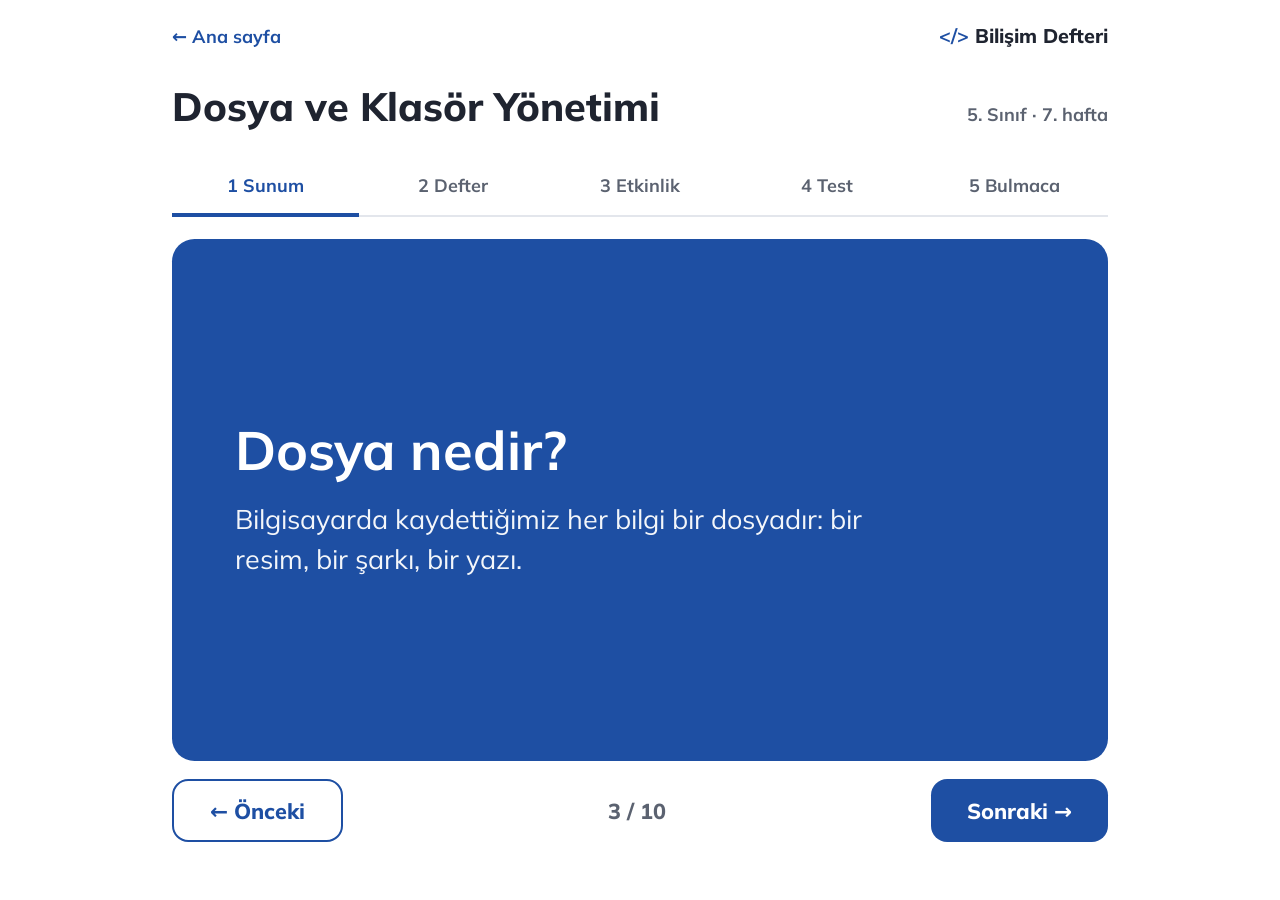
<file: mockups/a-sade/ders.html>
<!DOCTYPE html>
<html lang="tr">
<head>
<meta charset="utf-8">
<meta name="viewport" content="width=device-width, initial-scale=1">
<title>Mockup A · Sade · Ders</title>
<link rel="stylesheet" href="../../assets/mulish.css">
<link rel="stylesheet" href="stil.css">
</head>
<body>
<div class="kap">
  <header class="ust"><a class="geri" href="index.html">← Ana sayfa</a><span class="marka"><b>&lt;/&gt;</b> Bilişim Defteri</span></header>

  <div class="ders-bas"><h1>Dosya ve Klasör Yönetimi</h1><small>5. Sınıf · 7. hafta</small></div>

  <nav class="adimlar" aria-label="Ders bölümleri">
    <a class="simdi" href="#" aria-current="step">1 Sunum</a>
    <a href="#">2 Defter</a>
    <a href="#">3 Etkinlik</a>
    <a href="#">4 Test</a>
    <a href="#">5 Bulmaca</a>
  </nav>

  <div class="slayt" role="group" aria-label="Slayt 3 / 10">
    <h2>Dosya nedir?</h2>
    <p>Bilgisayarda kaydettiğimiz her bilgi bir dosyadır: bir resim, bir şarkı, bir yazı.</p>
  </div>
  <div class="kontrol">
    <a class="dugme ikincil" href="#">← Önceki</a>
    <span>3 / 10</span>
    <a class="dugme" href="#">Sonraki →</a>
  </div>
</div>
</body>
</html>
</file>
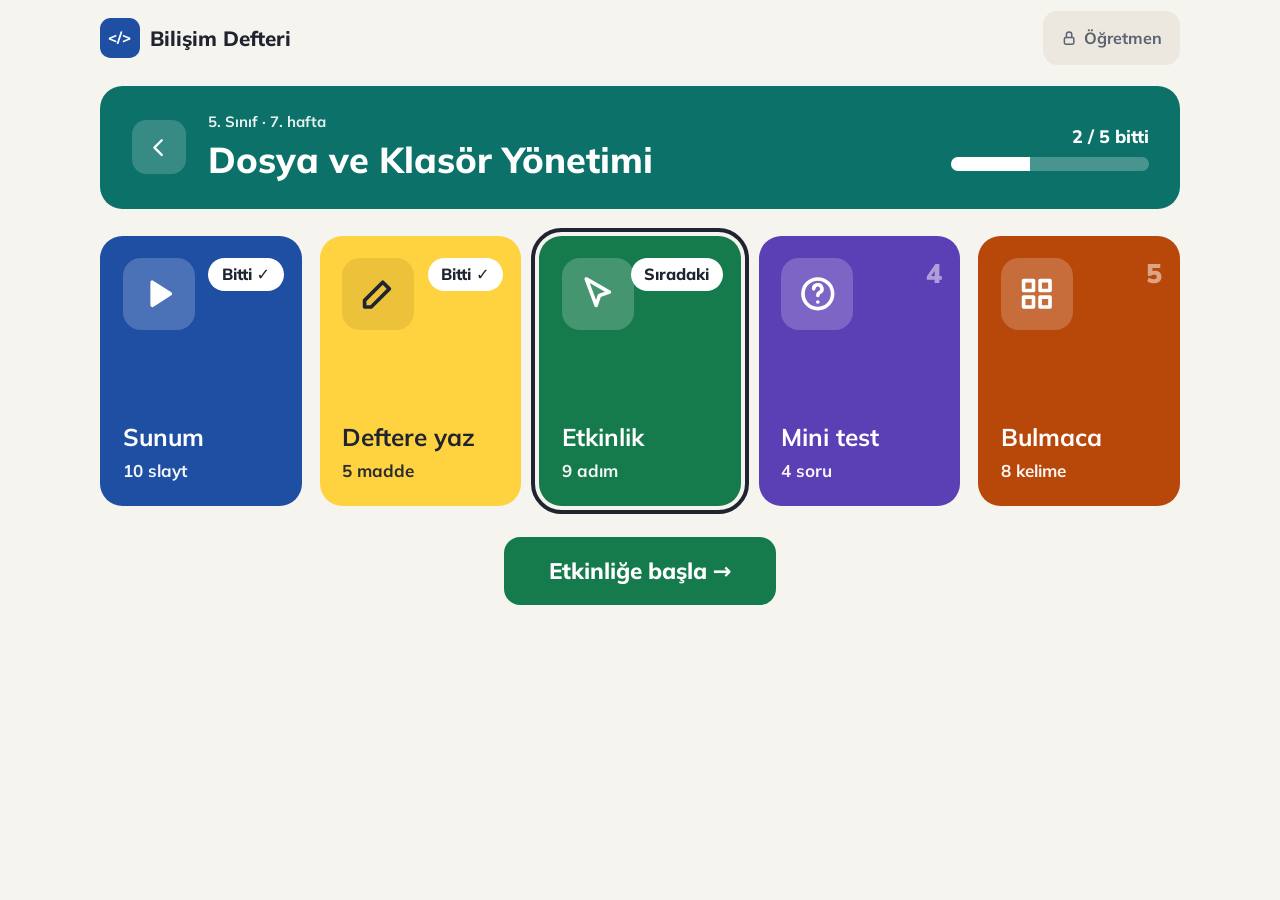
<file: mockups/b-renkli/ders.html>
<!DOCTYPE html>
<html lang="tr">
<head>
<meta charset="utf-8">
<meta name="viewport" content="width=device-width, initial-scale=1">
<title>Mockup B · Renkli kartlar · Ders</title>
<link rel="stylesheet" href="../../assets/mulish.css">
<link rel="stylesheet" href="stil.css">
</head>
<body>
<div class="kap">
  <header class="ust">
    <span class="marka"><i>&lt;/&gt;</i>Bilişim Defteri</span>
    <a class="ogretmen" href="#"><svg viewBox="0 0 24 24" aria-hidden="true"><rect x="5" y="11" width="14" height="10" rx="2"/><path d="M8 11V7a4 4 0 0 1 8 0v4"/></svg>Öğretmen</a>
  </header>

  <div class="ders-bant">
    <a class="geri" href="index.html" aria-label="Ana sayfa"><svg viewBox="0 0 24 24" aria-hidden="true"><path d="M15 5l-7 7 7 7"/></svg></a>
    <div><small>5. Sınıf · 7. hafta</small><h1>Dosya ve Klasör Yönetimi</h1></div>
    <div class="ilerleme">2 / 5 bitti<div class="cubuk"><span></span></div></div>
  </div>

  <div class="kartlar">
    <a class="bkart sunum bitti" href="#"><span class="rozet">Bitti ✓</span><span class="ikon"><svg viewBox="0 0 24 24" aria-hidden="true"><path d="M8 5v14l11-7z" fill="currentColor"/></svg></span><b>Sunum</b><small>10 slayt</small></a>
    <a class="bkart defter bitti" href="#"><span class="rozet">Bitti ✓</span><span class="ikon"><svg viewBox="0 0 24 24" aria-hidden="true"><path d="M4 20h4L19 9l-4-4L4 16z"/></svg></span><b>Deftere yaz</b><small>5 madde</small></a>
    <a class="bkart etkinlik sirada" href="#"><span class="rozet">Sıradaki</span><span class="ikon"><svg viewBox="0 0 24 24" aria-hidden="true"><path d="M5 3l14 8-6 2-2 6z"/></svg></span><b>Etkinlik</b><small>9 adım</small></a>
    <a class="bkart test" href="#"><span class="no">4</span><span class="ikon"><svg viewBox="0 0 24 24" aria-hidden="true"><circle cx="12" cy="12" r="9"/><path d="M9.5 9a2.5 2.5 0 1 1 3.5 2.3c-.6.3-1 .9-1 1.7M12 17h.01"/></svg></span><b>Mini test</b><small>4 soru</small></a>
    <a class="bkart bulmaca" href="#"><span class="no">5</span><span class="ikon"><svg viewBox="0 0 24 24" aria-hidden="true"><path d="M4 4h6v6H4zM14 4h6v6h-6zM4 14h6v6H4zM14 14h6v6h-6z"/></svg></span><b>Bulmaca</b><small>8 kelime</small></a>
  </div>

  <div class="cta"><a class="dugme" href="#">Etkinliğe başla →</a></div>
</div>
</body>
</html>
</file>
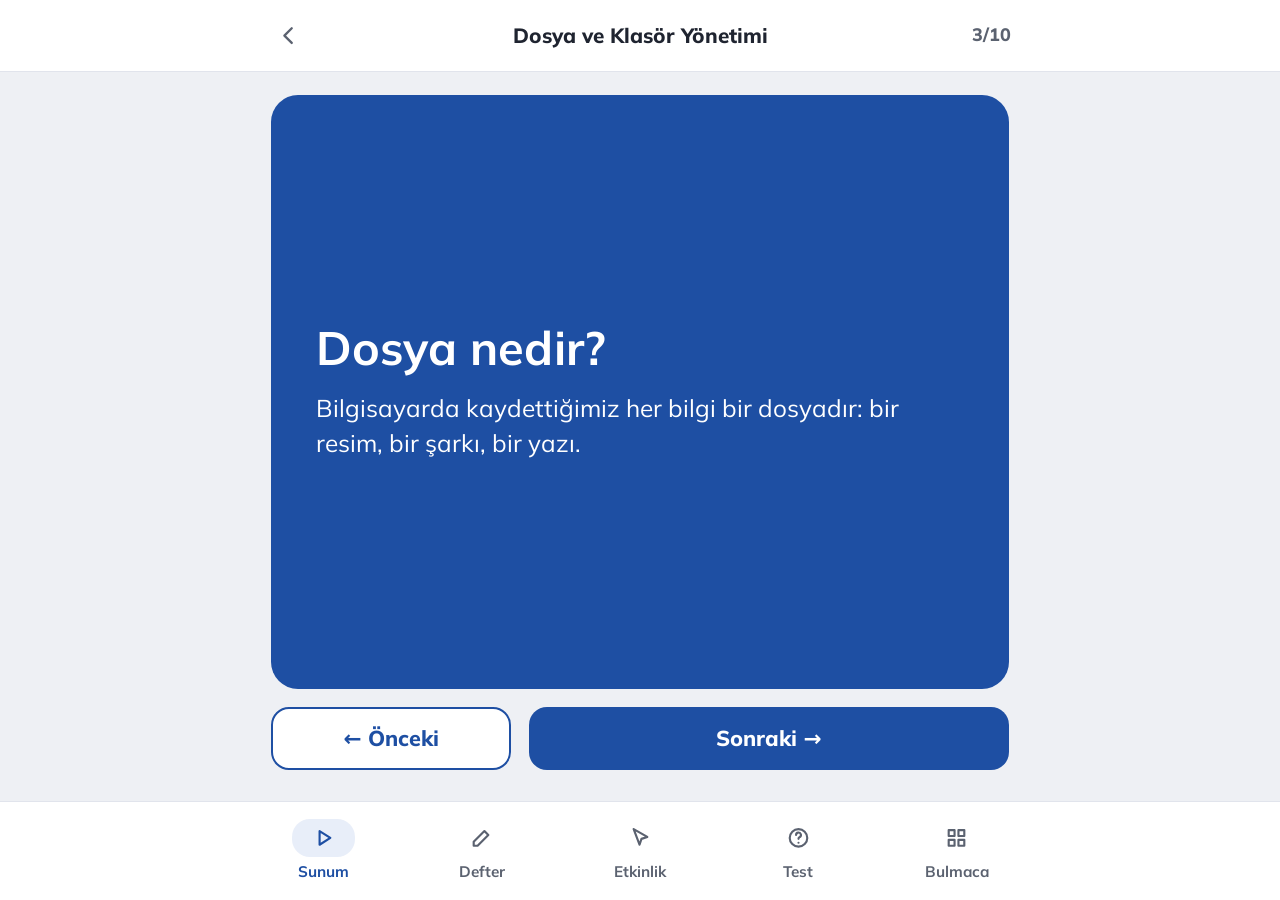
<file: mockups/c-uygulama/ders.html>
<!DOCTYPE html>
<html lang="tr">
<head>
<meta charset="utf-8">
<meta name="viewport" content="width=device-width, initial-scale=1">
<title>Mockup C · Uygulama · Ders</title>
<link rel="stylesheet" href="../../assets/mulish.css">
<link rel="stylesheet" href="stil.css">
</head>
<body>
<header class="cubuk-ust"><div class="ic">
  <a class="ikon-d" href="index.html" aria-label="Geri"><svg viewBox="0 0 24 24" aria-hidden="true"><path d="M15 5l-7 7 7 7"/></svg></a>
  <h1 class="orta">Dosya ve Klasör Yönetimi</h1>
  <span class="sayac" aria-label="Slayt 3 / 10">3/10</span>
</div></header>

<main class="sutun">
  <div class="slayt" role="group" aria-label="Slayt 3 / 10">
    <h2>Dosya nedir?</h2>
    <p>Bilgisayarda kaydettiğimiz her bilgi bir dosyadır: bir resim, bir şarkı, bir yazı.</p>
  </div>
  <div class="iki">
    <a class="dugme ikincil" href="#">← Önceki</a>
    <a class="dugme" href="#">Sonraki →</a>
  </div>
</main>

<nav class="cubuk-alt" aria-label="Ders bölümleri"><div class="ic">
  <a class="etkin" href="#" aria-current="step"><svg viewBox="0 0 24 24" aria-hidden="true"><path d="M8 5v14l11-7z"/></svg>Sunum</a>
  <a href="#"><svg viewBox="0 0 24 24" aria-hidden="true"><path d="M4 20h4L19 9l-4-4L4 16z"/></svg>Defter</a>
  <a href="#"><svg viewBox="0 0 24 24" aria-hidden="true"><path d="M5 3l14 8-6 2-2 6z"/></svg>Etkinlik</a>
  <a href="#"><svg viewBox="0 0 24 24" aria-hidden="true"><circle cx="12" cy="12" r="9"/><path d="M9.5 9a2.5 2.5 0 1 1 3.5 2.3c-.6.3-1 .9-1 1.7M12 17h.01"/></svg>Test</a>
  <a href="#"><svg viewBox="0 0 24 24" aria-hidden="true"><path d="M4 4h6v6H4zM14 4h6v6h-6zM4 14h6v6H4zM14 14h6v6h-6z"/></svg>Bulmaca</a>
</div></nav>
</body>
</html>
</file>
<file: assets/mulish.css>
/* Mulish 5.3.0 (@fontsource-variable/mulish), SIL OFL 1.1, lisans: assets/mulish-OFL.txt
   Firefox file:// altında ayrı font dosyası yüklemediği için yazı tipi bu dosyaya gömülüdür. */
@font-face{font-family:'Mulish';font-style:normal;font-weight:200 1000;font-display:swap;src:url([data-uri]) format('woff2');unicode-range:U+0100-02BA,U+02BD-02C5,U+02C7-02CC,U+02CE-02D7,U+02DD-02FF,U+0304,U+0308,U+0329,U+1D00-1DBF,U+1E00-1E9F,U+1EF2-1EFF,U+2020,U+20A0-20AB,U+20AD-20C0,U+2113,U+2C60-2C7F,U+A720-A7FF}
@font-face{font-family:'Mulish';font-style:normal;font-weight:200 1000;font-display:swap;src:url([data-uri]) format('woff2');unicode-range:U+0000-00FF,U+0131,U+0152-0153,U+02BB-02BC,U+02C6,U+02DA,U+02DC,U+0304,U+0308,U+0329,U+2000-206F,U+20AC,U+2122,U+2191,U+2193,U+2212,U+2215,U+FEFF,U+FFFD}
</file>
<file: mockups/a-sade/stil.css>
/* Yön A: Çok sade. Beyaz zemin, tek vurgu rengi (lacivert), büyük yazı, bol boşluk. */
:root{
  --vurgu:#1E4FA3; --vurgu-acik:#E8EEF9;
  --yazi:#1F2430; --yazi-2:#5B6270; --cizgi:#E3E6EC; --zemin:#FFFFFF;
  --basari:#157A4C;
}
*{box-sizing:border-box}
html{font-size:18px}
@media (min-width:1600px){html{font-size:23px}}
body{margin:0;background:var(--zemin);color:var(--yazi);font-family:"Mulish","Segoe UI","Noto Sans","DejaVu Sans",Arial,sans-serif;line-height:1.5}
a{color:inherit;text-decoration:none}
.kap{max-width:56rem;margin:0 auto;padding:0 2rem}

.ust{height:4rem;display:flex;align-items:center;justify-content:space-between}
.marka{font-weight:800;font-size:1.1rem}
.marka b{color:var(--vurgu)}

.adim{display:flex;align-items:center;margin:2rem 0 1rem;font-size:1rem;font-weight:700;color:var(--yazi-2)}
.adim span{width:2rem;height:2rem;border-radius:50%;background:var(--vurgu-acik);color:var(--vurgu);display:flex;align-items:center;justify-content:center;margin-right:.75rem;font-weight:800}

.siniflar{display:flex}
.sinif{flex:1;min-height:4.5rem;border:2px solid var(--cizgi);border-radius:1rem;font:inherit;font-size:1.6rem;font-weight:800;background:#fff;color:var(--yazi);margin-right:1rem}
.sinif:last-child{margin-right:0}
.sinif.secili{background:var(--vurgu);border-color:var(--vurgu);color:#fff}

.buhafta{border:2px solid var(--cizgi);border-radius:1.25rem;padding:2rem 2.25rem;display:flex;align-items:center;justify-content:space-between}
.buhafta small{display:block;font-size:1rem;font-weight:700;color:var(--vurgu)}
.buhafta h2{margin:.25rem 0 0;font-size:2.4rem;line-height:1.15;font-weight:800}
.dugme{display:inline-flex;align-items:center;justify-content:center;min-height:3.5rem;padding:0 2rem;border-radius:.9rem;background:var(--vurgu);color:#fff;font-weight:800;font-size:1.2rem;white-space:nowrap}
.dugme.ikincil{background:#fff;color:var(--vurgu);border:2px solid var(--vurgu)}

.diger{display:flex;justify-content:space-between;align-items:center;margin-top:1.25rem;font-size:1.05rem}
.diger a{display:inline-flex;align-items:center;min-height:3rem;color:var(--vurgu);font-weight:700}

.alt{margin-top:3rem;padding:1.5rem 0;border-top:1px solid var(--cizgi);font-size:.9rem;color:var(--yazi-2)}
.alt a{color:var(--yazi-2);text-decoration:underline;display:inline-flex;min-height:3rem;align-items:center}

/* Ders sayfası */
.geri{display:inline-flex;align-items:center;min-height:3rem;font-weight:700;color:var(--vurgu)}
.ders-bas{display:flex;align-items:baseline;justify-content:space-between;margin-top:.25rem}
.ders-bas h1{margin:0;font-size:2.2rem;font-weight:800}
.ders-bas small{font-size:1rem;color:var(--yazi-2);font-weight:700}
.adimlar{display:flex;margin:1.25rem 0 1.25rem;border-bottom:2px solid var(--cizgi)}
.adimlar a{flex:1;min-height:3.25rem;display:flex;align-items:center;justify-content:center;font-weight:700;color:var(--yazi-2);border-bottom:4px solid transparent;margin-bottom:-2px}
.adimlar a.bitti{color:var(--basari)}
.adimlar a.simdi{color:var(--vurgu);border-color:var(--vurgu)}
.slayt{height:calc(100vh - 21rem);min-height:15rem;background:var(--vurgu);color:#fff;border-radius:1.25rem;display:flex;flex-direction:column;justify-content:center;padding:0 3.5rem}
.slayt h2{margin:0;font-size:3rem;line-height:1.1}
.slayt p{margin:1rem 0 0;font-size:1.5rem;max-width:36rem;opacity:.95}
.kontrol{display:flex;align-items:center;justify-content:space-between;margin-top:1rem}
.kontrol span{font-weight:800;font-size:1.2rem;color:var(--yazi-2)}
</file>
<file: mockups/b-renkli/stil.css>
/* Yön B: Renkli kartlar. Her sınıfın ve ders bölümünün kendi rengi, düz renk zemin, ikonlar.
   Beyaz yazılı her renk 4,5:1 kontrastın üstünde. Sarı kartta yazı koyu. */
:root{
  --s5:#1E4FA3; --s6:#B8480A;
  --tema1:#0B7169;
  --sunum:#1E4FA3; --defter:#FFD23F; --etkinlik:#157A4C; --test:#5B3FB5; --bulmaca:#B8480A;
  --yazi:#1F2430; --yazi-2:#5B6270; --zemin:#F6F4EF; --kart:#FFFFFF; --cizgi:#E6E2D8;
}
*{box-sizing:border-box}
html{font-size:18px}
@media (min-width:1600px){html{font-size:23px}}
body{margin:0;background:var(--zemin);color:var(--yazi);font-family:"Mulish","Segoe UI","Noto Sans","DejaVu Sans",Arial,sans-serif;line-height:1.45}
a{color:inherit;text-decoration:none}
svg{width:1em;height:1em;fill:none;stroke:currentColor;stroke-width:2.2;stroke-linecap:round;stroke-linejoin:round;flex:none}
.kap{max-width:64rem;margin:0 auto;padding:0 2rem}

.ust{height:4.25rem;display:flex;align-items:center;justify-content:space-between}
.marka{font-weight:800;font-size:1.15rem;display:flex;align-items:center}
.marka i{width:2.2rem;height:2.2rem;border-radius:.6rem;background:var(--s5);color:#fff;font-style:normal;font-size:.85rem;display:flex;align-items:center;justify-content:center;margin-right:.6rem}
.ogretmen{display:inline-flex;align-items:center;min-height:3rem;padding:0 1rem;border-radius:.8rem;background:#ECE8DF;color:var(--yazi-2);font-weight:700;font-size:.9rem}
.ogretmen svg{margin-right:.4rem}

h1{font-size:2rem;margin:.75rem 0 1rem;font-weight:800}
.siniflar{display:grid;grid-template-columns:1fr 1fr;grid-gap:1.25rem}
.sinif{position:relative;border-radius:1.25rem;color:#fff;padding:1.25rem 1.75rem;display:flex;align-items:center;min-height:6.5rem;border:4px solid transparent}
.sinif b{font-size:3.6rem;line-height:1;font-weight:900;margin-right:1rem}
.sinif span{font-size:1.5rem;font-weight:800}
.sinif.s5{background:var(--s5)} .sinif.s6{background:#fff;color:var(--s6);border-color:var(--s6)}
.sinif.secili{border-color:var(--yazi)}
.sinif .tik{position:absolute;right:1.25rem;top:50%;margin-top:-1.25rem;width:2.5rem;height:2.5rem;border-radius:50%;background:#fff;color:var(--s5);display:flex;align-items:center;justify-content:center;font-size:1.4rem}

.bolum{font-size:1.15rem;font-weight:800;margin:1.75rem 0 .75rem}
.alt-izgara{display:grid;grid-template-columns:2fr 1fr;grid-gap:1.25rem}
.buhafta{background:var(--tema1);color:#fff;border-radius:1.25rem;padding:1.75rem;display:flex;align-items:center}
.buhafta .ikon{width:5.5rem;height:5.5rem;border-radius:1.25rem;background:rgba(255,255,255,.18);display:flex;align-items:center;justify-content:center;font-size:3rem;margin-right:1.5rem}
.buhafta small{font-weight:700;font-size:1rem;opacity:.9}
.buhafta h2{margin:.15rem 0 1rem;font-size:1.9rem;line-height:1.15}
.dugme{display:inline-flex;align-items:center;justify-content:center;min-height:3.25rem;padding:0 1.6rem;border-radius:.9rem;background:#fff;color:var(--tema1);font-weight:800;font-size:1.15rem}
.kucukler{display:grid;grid-template-rows:1fr 1fr;grid-gap:1.25rem}
.kucuk{background:var(--kart);border:2px solid var(--cizgi);border-radius:1.25rem;padding:1rem 1.25rem;display:flex;align-items:center;min-height:4.5rem;font-weight:800}
.kucuk .ikon{width:3rem;height:3rem;border-radius:.8rem;display:flex;align-items:center;justify-content:center;font-size:1.5rem;margin-right:.9rem;color:#fff}
.kucuk small{display:block;font-size:.85rem;font-weight:700;color:var(--yazi-2)}

/* Ders sayfası */
.ders-bant{background:var(--tema1);color:#fff;border-radius:1.25rem;padding:1.25rem 1.75rem;display:flex;align-items:center;margin-top:.5rem}
.ders-bant .geri{width:3rem;height:3rem;border-radius:.8rem;background:rgba(255,255,255,.18);display:flex;align-items:center;justify-content:center;font-size:1.4rem;margin-right:1.25rem}
.ders-bant small{font-weight:700;opacity:.9}
.ders-bant h1{margin:0;font-size:2rem;color:#fff}
.ilerleme{margin-left:auto;text-align:right;font-weight:800}
.ilerleme .cubuk{width:11rem;height:.75rem;border-radius:1rem;background:rgba(255,255,255,.25);margin-top:.4rem;overflow:hidden}
.ilerleme .cubuk span{display:block;height:100%;width:40%;background:#fff}
.kartlar{display:grid;grid-template-columns:repeat(5,1fr);grid-gap:1rem;margin-top:1.5rem}
.bkart{border-radius:1.25rem;color:#fff;padding:1.25rem;min-height:15rem;display:flex;flex-direction:column;position:relative}
.bkart .ikon{width:4rem;height:4rem;border-radius:1rem;background:rgba(255,255,255,.2);display:flex;align-items:center;justify-content:center;font-size:2.2rem}
.bkart b{font-size:1.35rem;margin-top:auto}
.bkart small{font-weight:700;font-size:.95rem;opacity:.95;margin-top:.2rem}
.bkart .no{position:absolute;right:1rem;top:1rem;font-weight:900;font-size:1.5rem;opacity:.5}
.bkart.sunum{background:var(--sunum)} .bkart.defter{background:var(--defter);color:var(--yazi)} .bkart.defter .ikon{background:rgba(0,0,0,.08)}
.bkart.etkinlik{background:var(--etkinlik)} .bkart.test{background:var(--test)} .bkart.bulmaca{background:var(--bulmaca)}
.bkart.sirada{outline:4px solid var(--yazi);outline-offset:4px}
.rozet{position:absolute;right:1rem;top:1.25rem;background:#fff;color:var(--yazi);border-radius:2rem;padding:.25rem .75rem;font-weight:800;font-size:.9rem}
.cta{display:flex;justify-content:center;margin-top:1.75rem}
.cta .dugme{background:var(--etkinlik);color:#fff;min-height:3.75rem;font-size:1.25rem;padding:0 2.5rem}
</file>
<file: mockups/c-uygulama/stil.css>
/* Yön C: Uygulama gibi. Üstte uygulama çubuğu, altta sabit sekme çubuğu, ortada tablet genişliğinde tek sütun. */
:root{
  --ana:#1E4FA3; --ana-acik:#E8EEF9;
  --yazi:#1F2430; --yazi-2:#5B6270; --zemin:#EEF0F4; --kart:#FFFFFF; --cizgi:#E1E4EC;
  --basari:#157A4C; --basari-acik:#E3F4EB;
}
*{box-sizing:border-box}
html{font-size:18px}
@media (min-width:1600px){html{font-size:23px}}
body{margin:0;background:var(--zemin);color:var(--yazi);font-family:"Mulish","Segoe UI","Noto Sans","DejaVu Sans",Arial,sans-serif;line-height:1.45;padding:4rem 0 5.5rem}
a{color:inherit;text-decoration:none}
button{font:inherit}
svg{width:1em;height:1em;fill:none;stroke:currentColor;stroke-width:2.2;stroke-linecap:round;stroke-linejoin:round;flex:none}
.sutun{max-width:44rem;margin:0 auto;padding:1.25rem 1.5rem}

.cubuk-ust{position:fixed;left:0;right:0;top:0;height:4rem;background:var(--kart);border-bottom:1px solid var(--cizgi);z-index:2}
.cubuk-ust .ic{max-width:44rem;margin:0 auto;height:100%;padding:0 1rem;display:flex;align-items:center}
.cubuk-ust h1{font-size:1.15rem;margin:0;font-weight:800;flex:1}
.cubuk-ust .orta{text-align:center}
.ikon-d{width:3rem;height:3rem;border-radius:50%;display:flex;align-items:center;justify-content:center;font-size:1.4rem;color:var(--yazi-2);background:transparent;border:0}
.cip{display:inline-flex;align-items:center;min-height:3rem;padding:0 1rem;border-radius:2rem;background:var(--ana-acik);color:var(--ana);font-weight:800;border:0;margin-right:.25rem}
.cip svg{margin-left:.35rem;font-size:.9rem}
.ogretmen{display:inline-flex;align-items:center;min-height:3rem;padding:0 .9rem;border-radius:2rem;color:var(--yazi-2);font-weight:700;font-size:.9rem}
.ogretmen svg{margin-right:.4rem;font-size:1.1rem}
.sayac{font-weight:800;color:var(--yazi-2);width:3rem;text-align:center}

.etiket{font-size:.95rem;font-weight:800;color:var(--yazi-2);margin:.5rem .25rem .6rem}
.kahraman{background:var(--kart);border-radius:1.5rem;overflow:hidden;display:block}
.kahraman .resim{height:9rem;background:var(--ana);color:#fff;display:flex;align-items:center;justify-content:center;font-size:5rem}
.kahraman .ic{padding:1.25rem 1.5rem 1.5rem}
.kahraman small{font-weight:700;color:var(--ana)}
.kahraman h2{margin:.15rem 0 1rem;font-size:1.9rem;line-height:1.15}
.dugme{display:flex;align-items:center;justify-content:center;min-height:3.5rem;border-radius:1rem;background:var(--ana);color:#fff;font-weight:800;font-size:1.2rem;border:0;width:100%}
.dugme.ikincil{background:var(--kart);color:var(--ana);border:2px solid var(--ana)}

.liste{background:var(--kart);border-radius:1.5rem;overflow:hidden}
.liste a{display:flex;align-items:center;min-height:4.25rem;padding:0 1.25rem;border-top:1px solid var(--cizgi)}
.liste a:first-child{border-top:0}
.liste .k{width:2.75rem;height:2.75rem;border-radius:.8rem;background:var(--ana-acik);color:var(--ana);display:flex;align-items:center;justify-content:center;font-size:1.3rem;margin-right:1rem}
.liste b{flex:1;font-size:1.05rem}
.liste b small{display:block;font-weight:600;font-size:.85rem;color:var(--yazi-2)}
.durum{font-size:.85rem;font-weight:800;color:var(--basari);background:var(--basari-acik);border-radius:2rem;padding:.2rem .7rem}

.cubuk-alt{position:fixed;left:0;right:0;bottom:0;height:5.5rem;background:var(--kart);border-top:1px solid var(--cizgi)}
.cubuk-alt .ic{max-width:44rem;margin:0 auto;height:100%;display:flex}
.cubuk-alt a{flex:1;display:flex;flex-direction:column;align-items:center;justify-content:center;font-size:.85rem;font-weight:700;color:var(--yazi-2)}
.cubuk-alt a svg{width:3.5rem;height:2.1rem;padding:.25rem 1.1rem;border-radius:1rem;margin-bottom:.2rem}
.cubuk-alt a.etkin{color:var(--ana)}
.cubuk-alt a.etkin svg{background:var(--ana-acik)}
.cubuk-alt a.bitti{color:var(--basari)}

/* Ders sayfası */
.slayt{height:calc(100vh - 4rem - 5.5rem - 7.5rem);min-height:14rem;background:var(--ana);color:#fff;border-radius:1.5rem;display:flex;flex-direction:column;justify-content:center;padding:0 2.5rem}
.slayt h2{margin:0;font-size:2.6rem;line-height:1.1}
.slayt p{margin:1rem 0 0;font-size:1.35rem}
.iki{display:grid;grid-template-columns:1fr 2fr;grid-gap:1rem;margin-top:1rem}
</file>
<file: assets/style.css>
/* Bilişim Defteri — stil dosyası
   Tasarım sistemi: TASARIM-SISTEMI.md. Omurga Senin UI'dan uyarlandı, renkler bu projenin.
   - Sadece açık tema (laboratuvar, akıllı tahta, projeksiyon)
   - Yazı tipi siteye gömülü (assets/mulish.css), dış font yok
   - Eski tarayıcı dostu: color-mix, :has, container query kullanılmıyor (Chrome 84+, Firefox 78+)
   Yerleşim: üstte sabit başlık, altında tek sütun içerik. Ders sayfası: Slayt → Deftere Yaz → Etkinlik → Test → Bulmaca */
:root{
  /* Eylem */
  --action-primary:#1E4FA3;
  --action-primary-hover:#183F82;
  --action-primary-pressed:#133268;
  --action-primary-subtle:#E6EEFA;
  --action-on-primary:#FFFFFF;
  /* Yazı */
  --text-primary:#1F2430;
  --text-secondary:#5B6270;
  /* Yüzey */
  --surface-default:#FFFFFF;
  --surface-subtle:#F1F2F7;
  --surface-hover:#F6F7FA;
  --surface-setting:#E6E3DC;
  /* Kenarlık */
  --border-default:#E1E4EC;
  --border-strong:#C5CAD3;
  --border-focus:#1E4FA3;
  /* Geri bildirim */
  --feedback-success:#157A4C;
  --feedback-success-subtle:#E3F4EB;
  --feedback-error:#D1242F;
  --feedback-error-subtle:#FDECEC;
  /* Bu projeye özel: 5. sınıf ana rengi kullanır */
  --grade-6:#B8480A;
  --grade-6-subtle:#FDEDE3;
  --highlight:#FFD23F;
  --highlight-subtle:#FFF3C4;
  --notebook-line:#D5DBE8;
  --notebook-margin:#E58A8A;
  --slide-bg:#12306B;
  --slide-bg-light:#1E4FA3;
  /* Öğrenci görünümü: tema ve ders bölümü renkleri. Hepsi beyaz yazıyla en az 5,2:1, defter sarısı koyu yazıyla 10,7:1 */
  --theme-1:#0B7169;--theme-2:#6B3FA0;--theme-3:#1D5FA8;--theme-4:#B0263A;--theme-5:#2E6B30;--theme-6:#A8460F;
  /* Maskotun açık mavisi (ayraç, yanak, kalem). Yalnızca koyu yazının zemini ya da süs: beyaz yazıyla 2:1, koyu yazıyla 7,8:1 */
  --accent-light:#5BC2F7;
  --sec-slayt:#1E4FA3;--sec-defter:#FFD23F;--sec-etkinlik:#157A4C;--sec-test:#5B3FB5;--sec-bulmaca:#B8480A;--sec-oyun:#B0263A;
  /* Yazı tipi */
  --font-family:"Mulish","Segoe UI","Noto Sans","DejaVu Sans",Ubuntu,"Liberation Sans",Arial,sans-serif;
  --font-mono:"DejaVu Sans Mono",Consolas,"Liberation Mono",monospace;
  --base:17px;
  /* Yazı ölçeği: 8 basamak. Kalınlık yalnızca 400 (gövde, açıklama), 700 (vurgu, düğme, başlık), 900 (büyük rakam ve gösterim) */
  --fs-xs:.8rem;--fs-sm:.9rem;--fs-md:1rem;--fs-lg:1.2rem;--fs-xl:1.5rem;--fs-2xl:1.9rem;--fs-3xl:2.5rem;--fs-4xl:3.6rem;
  /* Ölçüler */
  --space-1:4px;--space-2:8px;--space-3:12px;--space-4:16px;--space-5:20px;--space-6:24px;--space-8:32px;--space-10:40px;
  /* Köşe: üç değer. Kontrol ve küçük kare 12, kart 18, rozet tam yuvarlak; sm küçük iç öğeler */
  --radius-sm:8px;--radius-md:12px;--radius-xl:18px;--radius-pill:999px;
  --size-control-sm:40px;--size-control-md:50px;
  --k:1; /* px ile verilmiş bileşen ölçülerinin çarpanı; geniş monitörde büyür */
  --shadow-sm:0 1px 3px rgba(31,36,48,.12);
  --shadow-md:0 8px 24px rgba(31,36,48,.12);
  color-scheme:light;
}
:root.big{--base:20px}
:root.big .top-in,:root.big main{max-width:1320px}
@media screen{:root.big{font-size:117.65%}}
/* Okul monitörü (1920×1080 gibi geniş ve yüksek ekran): sütun 1440 px, yazı, boşluklar ve bileşenler yaklaşık %30 büyür.
   Dizüstünde (1366×768) ve 5:4 monitörde (1280×1024) değişiklik yok. */
@media screen and (min-width:1500px) and (min-height:880px){
  :root{--k:1.3;--base:22px;font-size:129.4%;--space-1:5px;--space-2:10px;--space-3:16px;--space-4:21px;--space-5:26px;--space-6:31px;--space-8:42px;--space-10:52px;--size-control-sm:52px;--size-control-md:65px}
  :root .top-in,:root main{max-width:1440px}
  /* Bölüm kartları monitörde 3x2: altı kart ekranı doldurur, altta boşluk kalmaz */
  /* Okul monitöründe kartlar tek sıra; altındaki Düşün kutusuyla sayfa ekrana sığar */
  :root .sec-card{min-height:calc(195px * var(--k))}
  /* Ders adı bantta tek satıra sığsın: başlık biraz küçük, ilerleme çubuğu dar */
  :root .lesson-band h1{font-size:var(--fs-xl)}
  :root .band-prog .bar{width:140px}
}

*{box-sizing:border-box}
[hidden]{display:none!important}
html,body{margin:0}
body{background:var(--surface-subtle);color:var(--text-primary);font-family:var(--font-family);font-size:var(--base);line-height:1.55}
a{color:var(--action-primary)}
h1,h2,h3{line-height:1.2;margin:0;font-weight:700}
button{font:inherit;cursor:pointer}
:focus-visible{outline:3px solid var(--border-focus);outline-offset:2px}
@media (prefers-reduced-motion: reduce){*{transition:none!important;animation:none!important}}
.sr{position:absolute;left:-9999px}
.skip{position:absolute;left:-9999px;z-index:30;padding:var(--space-2) var(--space-4);background:var(--surface-default);color:var(--action-primary);border-radius:var(--radius-md);font-weight:700}
.skip:focus{left:var(--space-4);top:var(--space-2)}
#app h1:focus,#app h2:focus{outline:none}
/* Renk geçişleri hareket sayılmaz, Azaltılmış ayarda da kalır */
.btn,.chip-btn,.card,.role-card,.opts button,.opt-group button,.deck-bar button,.act-steps button,.tab,a.week,.cw-clues li{transition:background-color .15s,border-color .15s,color .15s}

/* ---------- Başlık ---------- */
.top{position:sticky;top:0;z-index:20;background:var(--surface-default);color:var(--text-primary);border-bottom:1px solid var(--border-default);box-shadow:var(--shadow-sm)}
.top-in{max-width:1100px;margin:0 auto;padding:var(--space-3) var(--space-4);display:flex;align-items:center;gap:var(--space-3) var(--space-4);flex-wrap:wrap}
.logo{display:flex;align-items:center;gap:var(--space-3);text-decoration:none;color:var(--text-primary);font-weight:700;font-size:var(--fs-lg)}
.logo-img{height:46px;width:auto;flex:none}
.top nav{display:flex;gap:var(--space-2);margin-left:auto;flex-wrap:wrap}
.chip-btn{display:inline-flex;align-items:center;justify-content:center;min-height:var(--size-control-sm);border:1px solid var(--border-default);background:var(--surface-default);color:var(--text-primary);padding:0 var(--space-4);border-radius:var(--radius-md);font-weight:700;font-size:var(--fs-sm);text-decoration:none}
.chip-btn:hover{background:var(--surface-hover);border-color:var(--border-strong)}
.chip-btn[aria-pressed="true"],.chip-btn[aria-current="page"]{background:var(--action-primary);border-color:var(--action-primary);color:var(--action-on-primary)}
.top .chip-btn{min-height:48px;padding:0 var(--space-3);background:var(--surface-default);border:1.5px solid var(--border-default);color:var(--text-primary)}
.top .chip-btn:hover{border-color:var(--action-primary);background:var(--surface-default)}
.top .chip-btn[aria-pressed="true"],.top .chip-btn[aria-current="page"]{background:var(--action-primary);border-color:var(--action-primary);color:var(--action-on-primary)}
/* Ayarlar gezinmeden ayrı: ayraç ve kenarlıksız. Öğrencide önünde bağlantı olmadığından ayraç yok. */
.top-set{display:flex;gap:var(--space-1);padding-left:var(--space-2);border-left:1px solid var(--border-strong)}
html.role-ogrenci .top-set{padding-left:0;border-left:0}
/* Rol ve A+ ayar: bej zemin, kenarlıksız. A+ basılıyken lacivert. */
.top .top-set .chip-btn{background:var(--surface-setting);border-color:transparent;color:var(--text-secondary);padding:0 var(--space-3)}
.top .top-set .chip-btn:hover{background:var(--border-default);border-color:transparent;color:var(--text-primary)}
.top .top-set .chip-btn[aria-pressed="true"]{background:var(--action-primary);color:var(--action-on-primary)}
.top .chip-btn .ico{margin-right:var(--space-2)}
.search{position:relative;flex:1;min-width:170px;max-width:230px}
.search input{width:100%;height:48px;font:inherit;font-size:var(--fs-sm);padding:0 var(--space-4);border-radius:var(--radius-md);border:1.5px solid var(--border-default);background:var(--surface-default);color:var(--text-primary)}
/* 1024 px'te öğretmen bandı tek satıra sığsın (iki satırda 129 px yer kaplıyordu) */
@media (max-width:1180px){
  .top nav{gap:var(--space-1)}
  .top .chip-btn,.top .top-set .chip-btn{padding:0 var(--space-2)}
  .search{min-width:160px}
  .search input{padding:0 var(--space-3)}
}
.results{position:absolute;top:100%;margin-top:var(--space-2);left:0;right:0;background:var(--surface-default);border:1px solid var(--border-default);border-radius:var(--radius-md);box-shadow:var(--shadow-md);padding:var(--space-2);display:none;z-index:30;max-height:320px;overflow:auto;min-width:260px}
.results.show{display:block}
.results a,.results div{display:block;padding:var(--space-2) var(--space-3);border-radius:var(--radius-sm);text-decoration:none;color:var(--text-primary);font-size:var(--fs-sm)}
.results a:hover{background:var(--surface-subtle)}
.results .more{color:var(--text-secondary);font-size:var(--fs-xs);border-top:1px solid var(--border-default);border-radius:0;margin-top:var(--space-1)}
.results small{color:var(--text-secondary);display:block}

main{max-width:1100px;margin:0 auto;padding:var(--space-6) var(--space-4) 64px}
main > * + *{margin-top:var(--space-6)}
main > .block{margin-top:var(--space-4)}
.crumbs{font-size:var(--fs-sm);color:var(--text-secondary)}
.crumbs a{color:var(--text-secondary)}

/* ---------- Ortak ---------- */
.tag{display:inline-block;font-size:var(--fs-xs);font-weight:700;padding:2px var(--space-2);border-radius:var(--radius-sm);background:var(--action-primary-subtle);color:var(--action-primary);white-space:nowrap;vertical-align:middle}
.tag.soon{background:var(--surface-subtle);color:var(--text-secondary)}
.tag.ready{background:var(--feedback-success-subtle);color:var(--feedback-success)}
.tag.code{background:var(--action-primary-subtle);color:var(--action-primary);font-family:var(--font-mono)}
.card{background:var(--surface-default);border:1px solid var(--border-default);border-radius:var(--radius-xl);padding:var(--space-4) var(--space-5)}
.hint{font-size:var(--fs-sm);color:var(--text-secondary)}
.section-h h1{font-size:var(--fs-2xl)}
.section-h p{margin:var(--space-2) 0 0;color:var(--text-secondary);max-width:70ch}
.grid-auto{display:grid;grid-template-columns:repeat(auto-fit,minmax(240px,1fr));gap:var(--space-4)}
.btn{display:inline-flex;align-items:center;justify-content:center;gap:var(--space-2);min-height:var(--size-control-md);border:1.5px solid var(--action-primary);background:var(--surface-default);color:var(--action-primary);padding:0 var(--space-5);border-radius:var(--radius-md);font-weight:700;text-decoration:none}
.btn.primary{background:var(--action-primary);border-color:var(--action-primary);color:var(--action-on-primary)}
.btn:hover{background:var(--action-primary-subtle)}
.btn.primary:hover{background:var(--action-primary-hover);border-color:var(--action-primary-hover)}
.btn.primary:active{background:var(--action-primary-pressed);border-color:var(--action-primary-pressed)}
.row{display:flex;gap:var(--space-2);flex-wrap:wrap;align-items:center}
.empty{background:var(--surface-default);border-radius:var(--radius-xl);padding:var(--space-8);text-align:center;color:var(--text-secondary);border:1px dashed var(--border-strong)}

/* ---------- Rol ---------- */
html.role-ogrenci .t-only{display:none}
html:not(.role-ogrenci) .s-only{display:none}
.role-yok .top nav,.role-yok .search{display:none}
.role-pick{display:grid;grid-template-columns:repeat(auto-fit,minmax(240px,1fr));gap:var(--space-4)}
.role-card{display:flex;flex-direction:column;align-items:center;gap:var(--space-2);padding:var(--space-8) var(--space-5);background:var(--surface-default);border:1.5px solid var(--border-default);border-radius:var(--radius-xl);color:var(--text-primary);font:inherit;text-align:center}
.role-card:hover{border-color:var(--action-primary);background:var(--action-primary-subtle)}
.role-card .sq{width:72px;height:72px;border-radius:var(--radius-xl);display:flex;align-items:center;justify-content:center;font-size:2.4rem;color:var(--action-on-primary)}
.role-card b{font-size:var(--fs-lg);font-weight:700}
.role-card small{color:var(--text-secondary);font-size:var(--fs-sm)}

/* ---------- Ana sayfa ---------- */
.hello h1{font-size:var(--fs-xl)} /* hafta kartındaki ders adından (1.9rem) küçük */
.hello + .label-h{margin-top:var(--space-5)}
/* Sınıf seçildikten sonra: başlık solda, küçük sınıf seçici sağda */
/* Selam ve sınıf seçici tek beyaz şerit */
.hello-row{display:flex;align-items:center;flex-wrap:wrap;margin-bottom:var(--space-5);background:var(--surface-default);border:1px solid var(--border-default);border-radius:var(--radius-xl);padding:var(--space-3) var(--space-3) var(--space-3) var(--space-6)}
.grade-pick{margin-left:auto;display:flex;align-items:center}
.grade-pick .label-h{margin:0 var(--space-3) 0 0}
.grade-cards.compact{display:flex}
.grade-cards.compact .grade-card{min-height:calc(52px * var(--k));padding:0 var(--space-4);border-width:3px;border-radius:var(--radius-md)}
.grade-cards.compact .grade-card + .grade-card{margin-left:var(--space-2)}
.grade-cards.compact .grade-card b{font-size:var(--fs-xl);margin-right:var(--space-2)}
.grade-cards.compact .grade-card span{font-size:var(--fs-md)}
.grade-cards.compact .grade-card[aria-pressed="true"]:after{position:static;margin:0 0 0 var(--space-3);width:24px;height:24px;font-size:.85rem}
/* Öğrencide sınıf küçülünce açılan yeri hafta kartı alır: sayfanın odağı büyür, altta boşluk kalmaz */
@media (min-width:761px){
  html.role-ogrenci .hello-row + #wkList .wk-hero{min-height:calc(310px * var(--k));padding-top:var(--space-8);padding-bottom:var(--space-8)}
  html.role-ogrenci .hello-row + #wkList .wk-hero h2{font-size:var(--fs-3xl)}
  html.role-ogrenci .hello-row + #wkList .wk-no{width:calc(124px * var(--k));height:calc(124px * var(--k))}
  html.role-ogrenci .hello-row + #wkList .wk-no b{font-size:var(--fs-4xl)}
  html.role-ogrenci .hello-row + #wkList .wk-mascot{height:calc(250px * var(--k))}
  html.role-ogrenci .hello-row + #wkList .wk-hero .btn{min-height:var(--size-control-md);font-size:var(--fs-lg);padding:0 var(--space-8)}
}
.hello p{margin:var(--space-2) 0 0;color:var(--text-secondary);max-width:62ch}
main > #wkList{margin-top:var(--space-3)}
main > #wkList{margin-top:var(--space-8)}
main > .hello-row + #wkList{margin-top:0}
.label-h.all-h{margin-top:var(--space-8)}
.all-h .hint{display:block;font-weight:400;margin-top:2px}
.wk-flow{margin-top:var(--space-4)}
.wk-flow summary{cursor:pointer;font-weight:700;margin-bottom:var(--space-2)}
.env-banner{display:flex;gap:var(--space-3);align-items:center;flex-wrap:wrap;background:var(--surface-default);border:1px dashed var(--border-strong);border-radius:var(--radius-xl);padding:var(--space-3) var(--space-4);font-size:var(--fs-sm)}

/* ---------- Öğrenci görünümü: renkli kartlar (TASARIM-SISTEMI.md) ---------- */
.ico{width:1em;height:1em;fill:none;stroke:currentColor;stroke-width:2.2;stroke-linecap:round;stroke-linejoin:round;flex:none;vertical-align:-.15em}
/* Öğrencinin üst bandında sadece logo ve Öğretmen düğmesi */
html.role-ogrenci .search{display:none}

.grade-cards{display:grid;grid-template-columns:1fr 1fr;grid-gap:var(--space-5)}
.grade-card{position:relative;display:flex;align-items:center;min-height:calc(104px * var(--k));padding:var(--space-4) var(--space-8);border-radius:var(--radius-xl);border:4px solid var(--border-default);background:var(--surface-default);color:var(--text-primary);font:inherit;text-align:left;cursor:pointer}
.grade-card b{font-size:var(--fs-4xl);line-height:1;font-weight:900;margin-right:var(--space-4);color:var(--action-primary)}
.grade-card span{font-size:var(--fs-xl);font-weight:700}
/* Sınıfın rengi yalnızca seçili olmayan kartın numarasında; seçili durum iki sınıfta da hafta şeridindeki gibi dolu mavi */
.grade-card.g6 b{color:var(--grade-6)}
.grade-card:hover{border-color:var(--action-primary)}
.grade-card[aria-pressed="true"]{background:var(--action-primary);color:var(--action-on-primary);border-color:var(--action-primary)}
.grade-card[aria-pressed="true"] b{color:var(--action-on-primary)}
.grade-card[aria-pressed="true"]:after{content:"✓";position:absolute;right:var(--space-6);top:50%;margin-top:-22px;width:44px;height:44px;border-radius:50%;background:var(--surface-default);color:var(--action-primary);display:flex;align-items:center;justify-content:center;font-size:1.4rem;font-weight:900}
/* Öğretmende sınıf seçimi bir ayar: kısa kart, hafta listesi yukarı gelir */
html:not(.role-ogrenci) .grade-card{min-height:64px;padding:var(--space-2) var(--space-6)}
html:not(.role-ogrenci) .grade-card b{font-size:var(--fs-3xl)}
html:not(.role-ogrenci) .grade-card span{font-size:var(--fs-lg)}
html:not(.role-ogrenci) .grade-card[aria-pressed="true"]:after{width:32px;height:32px;margin-top:-16px;font-size:1.05rem}

.label-h{font-size:var(--fs-lg);font-weight:700;margin:0 0 var(--space-3)}
.wk-hero{border-radius:var(--radius-xl);color:var(--action-on-primary);padding:var(--space-6) var(--space-8);display:flex;align-items:center;min-height:calc(200px * var(--k))}
/* Hafta kartı ve şeridi tek panel: kart üstte, şerit altındaki beyaz zeminde */
.wk-panel{background:var(--surface-default);border:1px solid var(--border-default);border-radius:var(--radius-xl);overflow:hidden}
.wk-panel .wk-hero{border-radius:0}
.wk-nav{padding:var(--space-2) var(--space-4) var(--space-4)}
.wk-label{margin:0 0 var(--space-1);font-size:var(--fs-md);font-weight:700;opacity:.92}
.wk-hero p.wk-label{margin:0 0 var(--space-1)}
.wk-no{flex:none;width:calc(96px * var(--k));height:calc(96px * var(--k));border-radius:var(--radius-xl);background:rgba(255,255,255,.18);display:flex;flex-direction:column;align-items:center;justify-content:center;margin-right:var(--space-6);line-height:1}
.wk-no b{font-size:var(--fs-3xl);font-weight:900}
.wk-no small{font-size:var(--fs-sm);font-weight:700;margin-top:var(--space-1)}
.wk-hero h2{font-size:var(--fs-2xl);margin:2px 0 var(--space-4)}
.wk-hero p{margin:0 0 var(--space-3)}
/* Maskot hafta kartının boş sağ tarafında selam verir */
.wk-mascot{flex:none;margin-left:auto;height:calc(150px * var(--k));width:auto}
.empty .mascot{display:block;height:110px;width:auto;margin:0 auto var(--space-4)}
.sec-done{display:flex;align-items:center;justify-content:center}
.sec-done .mascot{flex:none;height:110px;width:auto;margin-right:var(--space-4)}
.sec-done p{margin:0;max-width:420px}
/* Bitiş mesajları (etkinlik, test, oyun, bulmaca, sanal masaüstü): solda küçük maskot */
.end-msg{display:flex;align-items:center}
.end-msg .mascot,.sim-done .mascot{flex:none;height:calc(64px * var(--k));width:auto;margin-right:var(--space-3)}
.sim-done{display:flex;align-items:center}
.btn.on-color{background:var(--surface-default);border-color:var(--surface-default);color:var(--text-primary);min-height:52px;font-size:var(--fs-lg)}
.btn.on-color:hover{background:var(--surface-hover)}
.btn.on-color-line{background:transparent;border:2px solid var(--action-on-primary);color:var(--action-on-primary);min-height:52px}
.btn.on-color-line:hover{background:rgba(255,255,255,.14)}
.wk-codes{margin:0 0 var(--space-4)}
.wk-codes .tag{background:rgba(255,255,255,.2);color:var(--action-on-primary);font-family:var(--font-mono)}
/* Hafta şeridi: hazır hafta alt çizgisi tema renginde, bu hafta mavi çerçeveli, seçili hafta dolu */
.wk-term{margin:var(--space-3) 0 var(--space-2);font-size:var(--fs-md);font-weight:900;color:var(--text-primary)}
.wk-term + .wk-strip{margin-top:0}
.wk-strip{display:flex;gap:var(--space-2);margin-top:var(--space-4)}
.wk-chip{flex:1 1 0;min-width:0;min-height:calc(68px * var(--k));display:flex;flex-direction:column;align-items:center;justify-content:center;line-height:1.15;border:2px solid var(--border-default);border-bottom:6px solid var(--c,var(--border-default));border-radius:var(--radius-md);background:var(--surface-default);color:var(--text-primary);font:inherit;cursor:pointer}
.wk-chip b{font-size:var(--fs-xl);font-weight:900}
.wk-chip small{font-size:var(--fs-xs);font-weight:700;color:var(--text-secondary);white-space:nowrap}
.wk-chip.soon{background:var(--surface-subtle);color:var(--text-secondary)}
.wk-chip.event{background:var(--surface-subtle);--c:var(--text-primary)}
.wk-chip:hover{border-top-color:var(--action-primary);border-left-color:var(--action-primary);border-right-color:var(--action-primary)}
/* Takvim haftası: kesikli mavi çerçeve, seçili haftanın dolu mavisinden ayrı okunur */
.wk-chip.now{border-style:dashed;border-bottom-style:solid;border-top-color:var(--action-primary);border-left-color:var(--action-primary);border-right-color:var(--action-primary)}
.wk-chip.now small{color:var(--action-primary)}
.wk-chip[aria-pressed="true"]{background:var(--action-primary);color:var(--action-on-primary);border-top-color:var(--action-primary);border-left-color:var(--action-primary);border-right-color:var(--action-primary)}
.wk-chip[aria-pressed="true"] small{color:var(--action-on-primary)}
/* Seçili kutunun üstündeki üçgen yukarıdaki hafta kartını gösterir: kutu ile kart birbirine bağlanır */
.wk-chip{position:relative}
.wk-chip[aria-pressed="true"]:before{content:"";position:absolute;left:50%;top:-10px;margin-left:-9px;border:9px solid transparent;border-top:0;border-bottom-color:var(--action-primary)}
/* ‹ › hafta değil, kontrol: çerçevesiz, zemine gömülü */
.wk-page{flex:none;width:calc(52px * var(--k));border:2px solid transparent;border-radius:var(--radius-md);background:transparent;color:var(--text-primary);font:inherit;font-size:1.8rem;font-weight:900;cursor:pointer}
.wk-page:hover{background:var(--surface-default);color:var(--action-primary)}
.wk-page[disabled]{visibility:hidden}
.wk-page{display:flex;flex-direction:column;align-items:center;justify-content:center;line-height:1.1}
.wk-page small{font-size:.75rem;font-weight:700;white-space:nowrap}
.wk-page.term{width:auto;padding:0 var(--space-3);background:var(--action-primary);border-color:var(--action-primary);color:var(--action-on-primary)}
.wk-page.term:hover{background:var(--text-primary);border-color:var(--text-primary)}

.all-cards{display:grid;grid-template-columns:repeat(auto-fill,minmax(260px,1fr));grid-gap:var(--space-4)}
.all-cards a{display:flex;align-items:center;min-height:110px;padding:var(--space-4) var(--space-5);border-radius:var(--radius-xl);color:var(--action-on-primary);text-decoration:none;font-weight:700;font-size:var(--fs-lg)}
.all-cards .wk-no{width:72px;height:72px;margin-right:var(--space-4)}
.all-cards .wk-no b{font-size:var(--fs-2xl)}

/* Ders: renkli bant ve bölüm kartları */
.lesson-band{border-radius:var(--radius-xl);color:var(--action-on-primary);padding:var(--space-5) var(--space-6);display:flex;align-items:center;flex-wrap:wrap}
.lesson-band .back{flex:none;width:52px;height:52px;border-radius:var(--radius-md);background:rgba(255,255,255,.18);color:inherit;display:flex;align-items:center;justify-content:center;font-size:1.5rem;margin-right:var(--space-5)}
.lesson-band small{font-weight:700;opacity:.95}
.lesson-band h1{font-size:var(--fs-2xl);color:inherit}
/* Başlık kalan yeri alır, ilerleme ve Başla sağda aynı satırda kalır */
.lesson-band > div:first-of-type{flex:1 1 0;min-width:0}
/* Öğrenci bir bölümün içindeyken ders bandı görünmez, h1 ekran okuyucuya kalır; ders bilgisi ve ilerleme bölüm şeridinde */
.lesson-band.in-sec{position:absolute;left:-9999px}
.lesson-band.in-sec .back{display:none}
.band-code{margin-left:auto;padding:var(--space-1) var(--space-3);border-radius:var(--radius-sm);background:rgba(255,255,255,.2);font-family:var(--font-mono);font-weight:700}
.band-prog{margin-left:auto;font-weight:700;text-align:right;padding-left:var(--space-4)}
.band-prog .bar{width:180px;height:12px;border-radius:var(--radius-pill);background:rgba(255,255,255,.28);margin-top:var(--space-2);overflow:hidden}
.band-prog .bar span{display:block;height:100%;background:var(--surface-default)}
/* Öğrencide Başla düğmesi bantta, ilerlemenin yanında: sıradaki bölümü açar */
.band-cta{margin-left:var(--space-4)}
.band-cta .btn{display:flex;align-items:center;justify-content:center;min-height:var(--size-control-md);font-size:var(--fs-lg);padding:0 var(--space-5) 0 var(--space-2)}
.cta-sq{flex:none;width:calc(40px * var(--k));height:calc(40px * var(--k));border-radius:var(--radius-md);display:flex;align-items:center;justify-content:center;margin-right:var(--space-3);font-size:1.3rem;color:var(--action-on-primary)}
.cta-sq.sec-defter{color:var(--text-primary)}
html.role-ogrenci .tabs{display:none}
.sec-cards{display:grid;grid-template-columns:repeat(2,1fr);grid-gap:var(--space-4)}
@media (min-width:561px){.sec-cards{grid-template-columns:repeat(3,1fr)}}
@media (min-width:1000px){.sec-cards{grid-template-columns:none;grid-auto-flow:column;grid-auto-columns:1fr}}
.sec-card{position:relative;display:flex;flex-direction:column;align-items:flex-start;min-height:calc(210px * var(--k));padding:var(--space-5);border:0;border-radius:var(--radius-xl);color:var(--action-on-primary);font:inherit;text-align:left}
.sec-card .sq{width:calc(64px * var(--k));height:calc(64px * var(--k));border-radius:var(--radius-md);background:rgba(255,255,255,.2);display:flex;align-items:center;justify-content:center;font-size:2.1rem}
.sec-card b{font-size:var(--fs-lg);margin-top:auto}
.sec-card small{font-weight:700;font-size:var(--fs-sm);margin-top:2px}
.sec-card .badge{position:absolute;right:var(--space-4);top:var(--space-5);font-weight:700;font-size:var(--fs-lg)}
.sec-card.done .badge,.sec-card.next .badge{opacity:1;background:var(--surface-default);color:var(--text-primary);border-radius:var(--radius-pill);padding:3px var(--space-3);font-size:var(--fs-sm);font-weight:700}
/* Sıradaki: 3 px lacivert dış çizgi ve hafif gölge (klavye odağının açık mavisinden ayrı); işareti asıl "Sıradaki" etiketi taşır */
.sec-card.next{outline:3px solid var(--action-primary);outline-offset:3px;box-shadow:0 8px 20px rgba(31,36,48,.18)}
.sec-slayt{background:var(--sec-slayt)}.sec-etkinlik{background:var(--sec-etkinlik)}.sec-test{background:var(--sec-test)}.sec-bulmaca{background:var(--sec-bulmaca)}.sec-oyun{background:var(--sec-oyun)}
.sec-defter{background:var(--sec-defter);color:var(--text-primary)}
.sec-defter .sq{background:rgba(0,0,0,.08)}
/* Biten bölüm: beyaz zemin, bölüm renginde kalın kenar ve ikon karesi; bitmeyenler renkli kalır, ayrım ilk bakışta görünür */
.sec-slayt{--c:var(--sec-slayt)}.sec-defter{--c:var(--sec-defter)}.sec-etkinlik{--c:var(--sec-etkinlik)}.sec-test{--c:var(--sec-test)}.sec-bulmaca{--c:var(--sec-bulmaca)}.sec-oyun{--c:var(--sec-oyun)}
.sec-card.done{background:var(--surface-default);color:var(--text-primary);box-shadow:inset 0 0 0 4px var(--c)}
.sec-card.done .sq{background:var(--c);color:var(--action-on-primary)}
.sec-defter.done .sq{color:var(--text-primary)}
.sec-card.done .badge{background:var(--c);color:var(--action-on-primary)}
.sec-defter.done .badge{color:var(--text-primary)}
.sec-card.next .badge{background:var(--accent-light);color:var(--text-primary)}
.sec-cta{display:flex;justify-content:center}
/* Bölümün içinde: geri düğmesi ve renkli kare başlık */
.sec-back{min-height:48px;margin-left:auto}
.block-h .band-prog + .sec-back{margin-left:var(--space-5)}
.bh-ctx{display:block;font-weight:700;font-size:var(--fs-sm);opacity:.95;margin-bottom:2px}
section.block[data-sec="defter"] .band-prog .bar{background:rgba(31,36,48,.15)}
section.block[data-sec="defter"] .band-prog .bar span{background:var(--text-primary)}
.block-h .sq{flex:none;width:52px;height:52px;border-radius:var(--radius-md);display:flex;align-items:center;justify-content:center;font-size:1.5rem;color:var(--action-on-primary)}
.block-h .sq.sec-defter{color:var(--text-primary)}
html.role-ogrenci .dots,html.role-ogrenci .deck + .hint{display:none}
/* Slayt ve düğmeleri kaydırmadan ekrana sığsın. Çıkarılan yükseklik: üst bant, ders bandı, (öğretmende sekmeler), bölüm başlığı, slayt çubuğu. rem: A+ ile büyür */
.deck{max-width:calc((100vh - 18rem) * 16 / 9);min-width:min(100%,520px);margin-left:auto;margin-right:auto}
html.role-ogrenci .deck{max-width:calc((100vh - 24rem) * 16 / 9)} /* renkli bölüm şeridi dahil */
.deck.fs,html.role-ogrenci .deck.fs{max-width:none}
html.role-ogrenci .deck-bar{justify-content:space-between}
html.role-ogrenci .deck-bar button{min-height:52px;padding:0 var(--space-6)}

/* ---------- Hafta listesi ---------- */
.unit{background:var(--surface-default);border-radius:var(--radius-xl);border:1px solid var(--border-default);overflow:hidden}
.unit + .unit{margin-top:var(--space-4)}
.unit > summary{list-style:none;cursor:pointer}
.unit > summary::-webkit-details-marker{display:none}
.unit-h{padding:var(--space-4) var(--space-5);display:flex;justify-content:space-between;align-items:center;gap:var(--space-3);flex-wrap:wrap}
.unit[open] .unit-h,section.unit .unit-h{border-bottom:1px solid var(--border-default)}
.unit-h h2,.unit-h h3{font-size:var(--fs-lg);margin:0}
.chev{margin-left:var(--space-2)}
.chev:before{content:"▸"}
.unit[open] > summary .chev:before{content:"▾"}
.unit-h small{color:var(--text-secondary);font-weight:700}
.tn-sq{display:inline-flex;align-items:center;justify-content:center;width:34px;height:34px;border-radius:var(--radius-sm);color:var(--action-on-primary);font-weight:900;font-size:1rem;margin-right:var(--space-3);vertical-align:middle}
.weeks{list-style:none;margin:0;padding:0}
.weeks li + li{border-top:1px solid var(--border-default)}
.week{display:flex;justify-content:space-between;align-items:center;gap:var(--space-3);padding:var(--space-3) var(--space-5);text-decoration:none;color:var(--text-primary);font-weight:700}
a.week:hover,summary.week:hover{background:var(--surface-subtle)}
.week .wk{font-weight:700;color:var(--action-primary)}
.week.soon,.week.soon .wk{color:var(--text-secondary);font-weight:700}
summary.week.soon,summary.week.soon .wk{color:var(--text-primary)}
.week .tag.ready,.week .tag.soon{min-width:5.5em;text-align:center}
summary.week{cursor:pointer;list-style:none}
summary.week::-webkit-details-marker{display:none}
.week-hit{background:var(--action-primary-subtle)}
.week-d > summary .wk:before{content:"▸ "}
.week-d[open] > summary .wk:before{content:"▾ "}
.week-body{padding:0 var(--space-5) var(--space-4)}
.week-body p{margin:0 0 var(--space-3)}
.unit-note{padding:var(--space-3) var(--space-5);background:var(--surface-subtle);color:var(--text-secondary);font-size:var(--fs-sm)}
/* Sınav çalışma soruları: dönem başlığı ve açılan dersin soruları */
.label-h.exam-term{margin-top:var(--space-6)}
.exam-body{padding:var(--space-4) var(--space-5);background:var(--surface-subtle)}
.exam-body > .label-h{font-size:var(--fs-md)}
.exam-body > .label-h + *{margin-bottom:var(--space-5)}
.exam-cards .info-card p{margin:0}
.exam-pdf{margin-top:var(--space-4)}
.nb-list mark,.exam-cards mark{background:linear-gradient(transparent 55%,var(--highlight) 55%);color:inherit;padding:0 2px}
/* Yazıcı arka planı basmaz: kâğıtta vurgu kalın yazı */
.exam-sheet mark{background:none;color:inherit;font-weight:700}
.exam-sheet{display:none}
.exam-sheet .exam-key{margin:12px 0 0;font-size:.9rem}

/* ---------- Ders sayfası ---------- */
.outcome{display:grid;gap:var(--space-2)}
.outcome .title{font-weight:700}
.outcome code{font-family:var(--font-mono);color:var(--action-primary);font-weight:700}
.bil-list{list-style:none;margin:0;padding:0;display:grid;gap:var(--space-1)}
.bil-list li{display:flex;gap:var(--space-2);align-items:flex-start;font-size:var(--fs-md)}
.bil-list .tick{flex:none;width:22px;height:22px;border-radius:var(--radius-sm);display:flex;align-items:center;justify-content:center;font-size:var(--fs-xs);font-weight:700;background:var(--feedback-success-subtle);color:var(--feedback-success)}
.bil-list .tick.no{background:var(--surface-subtle);color:var(--text-secondary)}
.env-switch{display:flex;gap:var(--space-2);flex-wrap:wrap;align-items:center}
.env-switch .lbl{font-weight:700;font-size:var(--fs-sm)}
.tabs{display:flex;gap:var(--space-1);flex-wrap:wrap;border-bottom:2px solid var(--border-strong)}
.tab{display:flex;align-items:center;gap:var(--space-2);min-height:var(--size-control-md);color:var(--text-secondary);background:transparent;border:0;border-bottom:4px solid transparent;margin-bottom:-2px;padding:var(--space-1) var(--space-3);font-weight:700;font-size:var(--fs-sm)}
.tab:hover{border-bottom-color:var(--border-strong);color:var(--text-primary)}
.tab[aria-selected="true"]{border-bottom-color:var(--text-primary);color:var(--text-primary);font-weight:700}
.tab span{width:32px;height:32px;border-radius:var(--radius-sm);background:var(--action-primary-subtle);color:var(--action-primary);display:flex;align-items:center;justify-content:center;font-size:var(--fs-sm);font-weight:700}
.tab[data-tab="akis"] span,.block-h .sq.sec-akis{background:var(--text-secondary);color:var(--action-on-primary)}
.tab[data-tab="slayt"] span{background:var(--sec-slayt);color:var(--action-on-primary)}
.tab[data-tab="defter"] span{background:var(--sec-defter);color:var(--text-primary)}
.tab[data-tab="etkinlik"] span{background:var(--sec-etkinlik);color:var(--action-on-primary)}
.tab[data-tab="test"] span{background:var(--sec-test);color:var(--action-on-primary)}
.tab[data-tab="oyun"] span{background:var(--sec-oyun);color:var(--action-on-primary)}
.tab[data-tab="bulmaca"] span{background:var(--sec-bulmaca);color:var(--action-on-primary)}
.tab.done span{background:var(--feedback-success);color:var(--action-on-primary)}
.tab.done[aria-selected="true"] span{background:var(--feedback-success);color:var(--action-on-primary)}
.tab-next{display:flex;justify-content:flex-end}
section.block{scroll-margin-top:90px}
section.block > * + *{margin-top:var(--space-6)}
section.block > .block-h + *{margin-top:var(--space-3)}
.hub-h{margin-top:var(--space-6)}
section.block > .hub-h + *{margin-top:var(--space-3)}
section.block > .deck + .hint{margin-top:var(--space-2)}
.block-h{display:flex;align-items:center;gap:var(--space-3)}
.block-h h2{font-size:var(--fs-xl)}
.block-h p{margin:2px 0 0;color:var(--text-secondary);font-size:var(--fs-sm)}
.block-hint{margin:0}
/* Öğrencide bölümün içinde başlık bölüm renginde dolu şerit; kartlardaki renk içeride sürer */
html.role-ogrenci section.block > .block-h{background:var(--c);color:var(--action-on-primary);border-radius:var(--radius-xl);padding:var(--space-3) var(--space-4)}
html.role-ogrenci section.block > .block-h p{color:inherit;opacity:.92}
html.role-ogrenci section.block > .block-h .sq{background:rgba(255,255,255,.2);color:inherit}
html.role-ogrenci section.block[data-sec="defter"] > .block-h{color:var(--text-primary)}
html.role-ogrenci section.block[data-sec="defter"] > .block-h .sq{background:rgba(31,36,48,.1)}
section.block > .sr + .block-hint{margin-top:0}
section.block > .block-hint + *{margin-top:var(--space-3)}
.hook{background:var(--action-primary-subtle);border-radius:var(--radius-xl);padding:var(--space-4) var(--space-5);font-size:var(--fs-md)}
.hook b{display:block;font-size:var(--fs-xs);text-transform:uppercase;letter-spacing:.05em;color:var(--text-secondary);margin-bottom:2px}
#b-hub .hook{font-size:var(--fs-lg);line-height:1.45} /* öğrencinin ders girişindeki Düşün sorusu */

/* Slayt */
.deck{background:var(--surface-default);border-radius:var(--radius-xl);border:1px solid var(--border-default);overflow:hidden}
.stage{position:relative;background:var(--slide-bg);color:#fff;overflow:hidden;padding-top:56.25%}
.deck.fs{position:fixed;top:0;right:0;bottom:0;left:0;z-index:100;border-radius:0;border:0;margin:0!important;display:flex;flex-direction:column}
.deck.fs .stage{flex:1;padding-top:0}
.slide{position:absolute;top:0;left:0;right:0;bottom:0;padding:5% 7%;display:none;flex-direction:column;justify-content:center}
.slide.on{display:flex}
.slide > * + *{margin-top:.7em}
.slide h3{font-size:2.1em;color:var(--highlight)}
.slide p,.slide li{font-size:1.25em;margin:0;line-height:1.4}
.slide ul{margin:.6em 0 0;padding-left:1.2em}
.slide li + li{margin-top:.35em}
.slide .big-emoji{font-size:4.5em;line-height:1}
.slide.title-slide{background:linear-gradient(135deg,var(--slide-bg-light),var(--slide-bg))}
.slide.title-slide h3{font-size:3em;color:#fff}
.slide .pill{align-self:flex-start;background:var(--highlight);color:var(--text-primary);font-weight:700;padding:.25em .8em;border-radius:var(--radius-pill);font-size:.9em}
.slide .tree{font-family:var(--font-mono);font-size:1.05em;background:rgba(255,255,255,.08);padding:.6em 1em;border-radius:var(--radius-md);white-space:pre;line-height:1.5;align-self:flex-start}
.slide .cols{display:grid;grid-template-columns:1fr 1fr;gap:1em;font-size:1.05em}
.slide .cols div{background:rgba(255,255,255,.09);border-radius:var(--radius-md);padding:.6em .9em}
.slide .cols b{color:var(--highlight);display:block}
.slide .reveal{align-self:flex-start;font:inherit;font-size:1.1em;font-weight:700;background:var(--highlight);color:var(--text-primary);border:0;border-radius:var(--radius-pill);padding:.4em 1.2em;cursor:pointer}
.slide .reveal-ans{background:rgba(255,255,255,.12);border-left:.25em solid var(--highlight);border-radius:var(--radius-md);padding:.5em .9em}
.slide .bil{position:absolute;left:2.5%;bottom:3%;font-family:var(--font-mono);font-size:.8em;opacity:.6}
.slide .num{position:absolute;right:2.5%;bottom:3%;font-weight:700;font-size:1.1em;opacity:.55}

/* Slayt görselleri: tam görsel ve metin + yan görsel */
.slide.slide-img{padding:0;align-items:center}
.slide-img-wrap{flex:1;width:100%;height:100%;display:flex;align-items:center;justify-content:center;overflow:hidden}
.slide-img-wrap img{max-width:100%;max-height:100%;object-fit:contain;display:block}
.slide.slide-img .num,.slide.slide-img .bil{background:rgba(18,48,107,.7);padding:.15em .5em;border-radius:var(--radius-sm)}
.slide.on.slide-split{display:grid;grid-template-columns:3fr 2fr;gap:1.2em;align-items:center}
.slide.slide-split > * + *{margin-top:0}
.slide-text{display:flex;flex-direction:column;min-width:0}
.slide-text > * + *{margin-top:.7em}
.slide-side-img{width:100%;height:100%;max-height:90%;display:flex;align-items:center;justify-content:center;overflow:hidden}
.slide-side-img img{max-width:100%;max-height:100%;object-fit:contain;display:block;border-radius:var(--radius-md)}
.img-fallback{display:none;align-items:center;justify-content:center;text-align:center;font-size:.85em;border-radius:var(--radius-md);padding:.8em;width:100%;height:100%}
.stage .img-fallback{background:rgba(255,255,255,.12);color:#fff;border:1.5px dashed rgba(255,255,255,.45)}
.slide-img-wrap.err img,.slide-side-img.err img{display:none}
.slide-img-wrap.err .img-fallback,.slide-side-img.err .img-fallback{display:flex}
.deck-bar{display:flex;align-items:center;gap:var(--space-3);padding:var(--space-3) var(--space-3);flex-wrap:wrap;background:var(--surface-default)}
.deck-bar button{min-height:var(--size-control-sm);border:0;background:var(--surface-subtle);color:var(--text-primary);padding:0 var(--space-4);border-radius:var(--radius-md);font-weight:700}
.deck-bar button:hover{background:var(--border-default)}
.deck-bar button[aria-disabled="true"]{opacity:.45;cursor:default}
.deck-bar button.go-sec{background:var(--action-primary);color:var(--action-on-primary)}
.deck-bar button.go-sec:hover{background:var(--action-primary-hover)}
.deck-bar .count{font-weight:700;font-size:var(--fs-md);min-width:70px;text-align:center}
/* Nokta 12 px görünür, dokunma alanı 24 px; dokunmatik tahtada 40 px */
.dots{display:flex;gap:var(--space-1);flex:1;justify-content:center;flex-wrap:wrap}
.deck-bar .dots button,.deck-bar .dots button:hover{width:24px;height:24px;min-height:0;padding:0;border-radius:50%;background:transparent}
.dots button:before{content:"";display:block;width:12px;height:12px;margin:auto;border-radius:50%;background:var(--border-strong)}
.dots button:hover:before{background:var(--text-secondary)}
.dots button.on:before{background:var(--action-primary)}
@media (pointer:coarse){.deck-bar .dots button,.deck-bar .dots button:hover{width:40px;height:40px}}

/* Bilgi kartları */
.info-cards{display:grid;grid-template-columns:repeat(auto-fit,minmax(220px,1fr));gap:var(--space-3)}
.info-card{background:var(--surface-default);border:1px solid var(--border-default);border-left:6px solid var(--action-primary);border-radius:var(--radius-md);padding:var(--space-3) var(--space-4)}
.info-card h3{font-size:var(--fs-lg)}
.info-card p{margin:var(--space-2) 0 0;font-size:var(--fs-md)}

/* Defter */
.notebook{background-color:var(--surface-default);border-radius:6px 16px 16px 6px;padding:var(--space-6) var(--space-6) var(--space-5) 64px;position:relative;
  background-image:repeating-linear-gradient(to bottom,transparent 0,transparent 39px,var(--notebook-line) 39px,var(--notebook-line) 40px);background-position:0 54px;border:1px solid var(--border-default);box-shadow:var(--shadow-sm)}
.notebook:before{content:"";position:absolute;left:46px;top:0;bottom:0;width:2px;background:var(--notebook-margin)}
.notebook h3{font-size:var(--fs-xl);line-height:40px;min-height:40px;font-weight:700}
.nb-list{list-style:none;margin:0;padding:0}
.nb-list li{display:flex;gap:var(--space-3);align-items:flex-start;min-height:40px}
.nb-list input{margin-top:var(--space-3);width:18px;height:18px;flex:none}
.nb-list label{cursor:pointer;line-height:1.6;padding:var(--space-2) 0}
/* Numaralı liste (öğretmen): kutu yerine numara, aynı satır düzeni */
.nb-plain{list-style:decimal;padding-left:var(--space-5)}
.nb-plain li{display:list-item;line-height:1.6;padding:var(--space-2) 0 var(--space-2) var(--space-2)}
.nb-foot{display:flex;justify-content:space-between;align-items:center;gap:var(--space-3);flex-wrap:wrap;line-height:40px}
.progress{font-weight:700}
.progress.full{color:var(--feedback-success)}

/* Etkinlik */
.activity > * + *{margin-top:var(--space-4)}
.activity > .row + h3,.activity > h3 + .goal{margin-top:var(--space-2)}
.activity h3{font-size:var(--fs-lg)}
.goal{background:var(--surface-subtle);border-radius:var(--radius-md);padding:var(--space-3) var(--space-4)}
.needs{display:flex;gap:var(--space-2);flex-wrap:wrap}
.needs span{font-size:var(--fs-xs);font-weight:700;background:var(--surface-subtle);border-radius:var(--radius-pill);padding:3px var(--space-3)}
.act-steps{list-style:none;counter-reset:s;margin:0;padding:0}
.act-steps li{counter-increment:s;display:grid;grid-template-columns:40px 1fr auto;gap:var(--space-3);align-items:center;padding:var(--space-3);border-radius:var(--radius-md);border:1px solid var(--border-default)}
.act-steps li + li{margin-top:var(--space-3)}
.act-steps li:before{content:counter(s);width:34px;height:34px;border-radius:50%;background:var(--surface-subtle);display:flex;align-items:center;justify-content:center;font-weight:700}
.act-steps li.done{border-color:var(--feedback-success)}
.act-steps li.done:before{content:"✓";background:var(--feedback-success);color:#fff}
.act-steps .os{display:block;margin-top:var(--space-1);font-size:var(--fs-sm);color:var(--text-secondary)}
.act-steps .os b{color:var(--text-primary)}
.act-steps button{min-height:var(--size-control-sm);border:1.5px solid var(--action-primary);background:var(--surface-default);color:var(--action-primary);border-radius:var(--radius-md);padding:0 var(--space-3);font-weight:700;font-size:var(--fs-sm)}
.act-steps li.done button{border-color:var(--feedback-success);color:var(--feedback-success)}
.finish{border-radius:var(--radius-md);padding:var(--space-4);background:var(--feedback-success-subtle);color:var(--feedback-success);font-weight:700;display:none}
.finish.show{display:flex}

/* Açılır bölüm */
.fold{background:var(--surface-default);border:1px solid var(--border-default);border-radius:var(--radius-xl)}
.fold > summary{cursor:pointer;font-weight:700;padding:var(--space-4) var(--space-5);min-height:var(--size-control-md)}
.fold > summary + *{padding:0 var(--space-5) var(--space-5)}

/* Oyun: balon, yakala, kargo bandı ve hikâyeli macera. Kartlar JS ile top/left değiştirerek akar,
   transform sallanma ve patlama için boş kalır. Dört renk sadece süs: hepsi koyu yazıyla en az 12:1 */
.g-head{display:flex;align-items:center;justify-content:space-between;gap:var(--space-3);margin-bottom:var(--space-3)}
.g-goal{margin:0;display:flex;flex-wrap:wrap;align-items:center;gap:var(--space-2);font-size:var(--fs-lg)}
.g-n{font-weight:900;color:var(--sec-oyun)}
.g-field{position:relative;overflow:hidden;height:calc(380px * var(--k));border:2px solid var(--border-default);border-radius:var(--radius-xl);background:linear-gradient(#E6EEFA,#FFFFFF 70%);user-select:none;-webkit-user-select:none;touch-action:manipulation}
.g-field:focus-visible{outline:3px solid var(--border-focus);outline-offset:2px}
.g-cover{position:absolute;top:0;right:0;bottom:0;left:0;z-index:3;display:flex;flex-direction:column;align-items:center;justify-content:center;gap:var(--space-4);padding:var(--space-6);text-align:center;background:rgba(255,255,255,.92)}
.g-cover[hidden]{display:none}
.g-cover p{margin:0;max-width:440px;font-size:var(--fs-lg)}
.c0{--g-bg:#FFF3C4;--g-bd:#C79A00}.c1{--g-bg:#E3F4EB;--g-bd:#157A4C}.c2{--g-bg:#FDEDE3;--g-bd:#B8480A}.c3{--g-bg:#EFEAFB;--g-bd:#5B3FB5}
/* Balon: aşağıdan yükselir, altında ip */
.g-balloon{position:absolute;z-index:1;min-height:calc(92px * var(--k));padding:var(--space-3) var(--space-2);border:3px solid var(--g-bd);border-radius:50% 50% 46% 46% / 58% 58% 42% 42%;background:var(--g-bg);color:var(--text-primary);font:inherit;font-weight:700;font-size:var(--fs-sm);line-height:1.25;cursor:pointer}
.g-balloon:after{content:"";position:absolute;left:50%;top:100%;width:2px;height:calc(28px * var(--k));background:var(--g-bd)}
.g-balloon.wrong{border-style:dashed;cursor:default}
.g-balloon.pop{opacity:0}
/* Yakala: kartlar üç şeritte düşer, maskot altta sepet */
.g-drop{position:absolute;z-index:1;width:calc(33.333% - 16px);padding:var(--space-2) var(--space-3);border:2px solid var(--g-bd);border-radius:var(--radius-md);background:var(--g-bg);font-weight:700;font-size:var(--fs-sm);line-height:1.25;text-align:center;box-shadow:var(--shadow-sm)}
.g-catcher{position:absolute;bottom:0;left:50%;z-index:2;width:calc(33.333% - 16px);height:calc(78px * var(--k));display:flex;align-items:flex-end;justify-content:center;margin-left:calc(-16.666% + 8px);border-bottom:6px solid var(--sec-oyun);border-radius:0 0 var(--radius-md) var(--radius-md)}
.g-catcher .mascot{height:calc(70px * var(--k));width:auto}
.g-ctrl{justify-content:center;margin-top:var(--space-3)}
/* Kargo bandı: paketler soldan sağa akar, altta kutular */
.g-bant .g-field{height:calc(150px * var(--k));background:var(--surface-subtle)}
.g-bant .g-field:before{content:"";position:absolute;left:0;right:0;top:50%;height:calc(70px * var(--k));margin-top:calc(-35px * var(--k));background:repeating-linear-gradient(90deg,#C5CAD3 0 3px,#E1E4EC 3px 36px);border-top:3px solid var(--border-strong);border-bottom:3px solid var(--border-strong)}
.g-pack{position:absolute;top:50%;z-index:1;max-width:46%;transform:translateY(-50%);padding:var(--space-2) var(--space-3);border:2px solid #A8460F;border-radius:var(--radius-sm);background:#FDEDE3;color:var(--text-primary);font:inherit;font-weight:700;font-size:var(--fs-sm);white-space:nowrap;box-shadow:var(--shadow-sm);cursor:pointer}
.g-pack.sel{border-color:var(--action-primary);background:var(--action-primary-subtle);outline:3px solid var(--action-primary);outline-offset:2px}
.g-bins{display:grid;grid-template-columns:repeat(auto-fit,minmax(150px,1fr));gap:var(--space-2);margin-top:var(--space-3)}
.g-bin{display:flex;flex-direction:column;align-items:center;gap:var(--space-1);min-height:calc(84px * var(--k));padding:var(--space-3);border:2px solid var(--border-strong);border-top-width:8px;border-radius:var(--radius-md);background:var(--surface-default);color:var(--text-primary);font:inherit;cursor:pointer}
.g-bin:hover{border-color:var(--action-primary)}
.g-bin small{font-size:var(--fs-sm);color:var(--text-secondary)}
/* Hikâyeli macera: sahne kutusu ve seçenekler */
.q-head .mac-yer{font-size:var(--fs-xs);font-weight:700;padding:2px var(--space-2);border-radius:var(--radius-sm);background:var(--feedback-error-subtle);color:var(--sec-oyun)}
.mac-text{margin:var(--space-3) 0 var(--space-4);padding:var(--space-4);border-radius:var(--radius-xl);background:var(--surface-subtle);font-size:var(--fs-lg)}
.opts.mac-opts button{font-weight:700}
.opts button.tried{border-style:dashed;color:var(--text-secondary)}
.game .fb{margin-top:var(--space-3)}
.game .q-nextrow{margin-top:var(--space-3)}
.game-end .row{margin-top:var(--space-3)}
@media (max-width:760px){.g-goal{font-size:var(--fs-md)}.g-field{height:calc(340px * var(--k))}}

/* Test */
.q{background:var(--surface-default);border-radius:var(--radius-xl);border:1px solid var(--border-default);padding:var(--space-4) var(--space-5)}
.q + .q{margin-top:var(--space-3)}
.q p{margin:0 0 var(--space-3);font-weight:700;font-size:var(--fs-lg);line-height:1.35}
.opts{display:grid;grid-template-columns:repeat(auto-fit,minmax(190px,1fr));gap:var(--space-2)}
.opts button{text-align:left;border:2px solid var(--border-strong);background:var(--surface-default);color:var(--text-primary);border-radius:var(--radius-md);padding:var(--space-3);font-weight:400;min-height:var(--size-control-md)}
.opts button:hover:not(:disabled){border-color:var(--action-primary)}
.opts button.right{border-color:var(--feedback-success);background:var(--feedback-success-subtle)}
.opts button.wrong{border-color:var(--feedback-error);background:var(--feedback-error-subtle)}
.opts button.right:before{content:"✓ ";color:var(--feedback-success);font-weight:700}
.opts button.wrong:before{content:"✕ ";color:var(--feedback-error);font-weight:700}
.opts button:disabled{cursor:default}
.fb{font-size:var(--fs-sm);font-weight:700;min-height:1.4em;margin-top:var(--space-2)}
.fb.r{color:var(--feedback-success)}.fb.w{color:var(--feedback-error)}.fb.h{color:var(--action-primary)}
.score{font-weight:700;font-size:var(--fs-lg)}
/* Sıralı Mini test: soru sayısı ve sayaç, altında kalan süre çubuğu; son 10 saniye kırmızı */
.q-head{display:flex;align-items:center;justify-content:space-between;font-weight:700;font-size:var(--fs-md)}
.q[hidden] + .q{margin-top:0}
.q-timer{display:inline-flex;align-items:center;font-variant-numeric:tabular-nums;min-width:5.5em;justify-content:flex-end}
.q-timer .ico{margin-right:var(--space-1)}
.q-timer.low{color:var(--feedback-error)}
section.block > .q-head + .q-time{margin-top:var(--space-2)}
section.block > .q-time + .quiz{margin-top:var(--space-3)}
.q-time{height:10px;border-radius:var(--radius-pill);background:var(--surface-subtle);overflow:hidden}
.q-time span{display:block;height:100%;background:var(--sec-test)}
.q-time.low span{background:var(--feedback-error)}
html.anim .q-time span{transition:width 1s linear}
.q-nextrow{justify-content:flex-end}
section.block > .quiz + .q-nextrow{margin-top:var(--space-3)}

/* Bulmaca */
.cw{background:var(--surface-default);border-radius:var(--radius-xl);border:1px solid var(--border-default);padding:var(--space-5);display:grid;grid-template-columns:auto minmax(240px,1fr);gap:var(--space-6);align-items:start}
.cw-board-wrap{overflow-x:auto;max-width:100%}
.cw-board{--cell:42px;display:grid;gap:3px}
.cw-cell{width:var(--cell);height:var(--cell);position:relative}
.cw-cell input{width:100%;height:100%;border:2px solid var(--text-primary);border-radius:6px;background:#fff;color:var(--text-primary);text-align:center;font:800 1.25rem var(--font-family);padding:0;caret-color:transparent;text-transform:uppercase}
.cw-cell input:focus{outline:none}
.cw-cell.hl input{background:var(--highlight-subtle)}
.cw-cell.active input{background:var(--highlight);border-color:var(--action-primary)}
.cw-cell.ok input{color:var(--feedback-success);border-color:var(--feedback-success)}
.cw-cell.bad input{background:var(--feedback-error-subtle);border-color:var(--feedback-error)}
.cw-cell.bad:after{content:"✕";position:absolute;right:3px;bottom:1px;font-size:.62rem;font-weight:700;color:var(--feedback-error);pointer-events:none}
.cw-num{position:absolute;top:2px;left:4px;font-size:.62rem;font-weight:700;color:var(--text-secondary);pointer-events:none}
.cw-clues h3{font-size:var(--fs-lg);margin:0 0 var(--space-2)}
.cw-clues > * + *{margin-top:var(--space-4)}
.cw-clues ol{list-style:none;margin:0;padding:0}
.cw-clues li{padding:var(--space-2) var(--space-3);border-radius:var(--radius-sm);cursor:pointer;font-size:var(--fs-md);border:1.5px solid transparent}
.cw-clues li:hover{border-color:var(--border-default)}
.cw-clues li.on{background:var(--highlight-subtle)}
.cw-clues li.solved{color:var(--text-secondary);text-decoration:line-through}
.cw-clues li b{display:inline-block;min-width:1.6em;color:var(--action-primary)}
.cw-clues li small{color:var(--text-secondary)}
.cw-msg{font-weight:700;min-height:1.4em}
.cw-msg.r{color:var(--feedback-success)}.cw-msg.w{color:var(--feedback-error)}

/* Öğretmen paneli */
.teach-card h3{font-size:var(--fs-lg);margin:var(--space-4) 0 var(--space-2)}
.teach-card h3:first-child{margin-top:0}
.flow{list-style:none;margin:0;padding:0}
.flow li{display:grid;grid-template-columns:70px 1fr;gap:var(--space-3);align-items:start;padding:var(--space-1) 0}
.flow .min{font-weight:700;background:var(--surface-subtle);border-radius:var(--radius-sm);text-align:center;padding:2px 0}
.flow .part{font-weight:700;color:var(--action-primary);padding-top:var(--space-2)}
.pager{display:flex;justify-content:space-between;gap:var(--space-3);flex-wrap:wrap}

/* Kazanım haritası */
.cov-table{width:100%;border-collapse:collapse;background:var(--surface-default)}
.cov-wrap{overflow-x:auto}
.cov-table th,.cov-table td{text-align:left;padding:var(--space-3) var(--space-3);border-bottom:1px solid var(--border-default);vertical-align:top;font-size:var(--fs-sm)}
.cov-table th{background:var(--surface-subtle);font-size:var(--fs-xs);text-transform:uppercase;letter-spacing:.04em;color:var(--text-secondary)}
.cov-table tr.oc td{background:var(--action-primary-subtle);font-weight:700}
.cov-table tr.oc .hint{font-weight:700}
.cov-bar{height:10px;border-radius:var(--radius-pill);background:var(--surface-subtle);overflow:hidden;margin-top:var(--space-2)}
.cov-bar span{display:block;height:100%;background:var(--feedback-success)}
.stat{font-size:var(--fs-2xl);font-weight:700}

/* Sınıf ayarları (#ogretmen) */
.settings{display:grid;grid-gap:var(--space-4)}
.setting{display:grid;gap:var(--space-3)}
.setting h3{font-size:var(--fs-lg);display:flex;align-items:center}
.sq-sm{flex:none;width:40px;height:40px;border-radius:var(--radius-md);display:inline-flex;align-items:center;justify-content:center;color:var(--action-on-primary);font-size:1.25rem;margin-right:var(--space-3)}
.confirm-box{padding:var(--space-3);border:2px solid var(--feedback-error);border-radius:var(--radius-md);background:var(--feedback-error-subtle)}
.opt-group{display:flex;gap:var(--space-2);flex-wrap:wrap}
.opt-group button{position:relative;text-align:left;border:2px solid var(--border-default);background:var(--surface-default);color:var(--text-primary);border-radius:var(--radius-md);padding:var(--space-3) var(--space-10) var(--space-3) var(--space-4);font-weight:700;max-width:300px;min-height:64px}
.opt-group button small{display:block;font-weight:400;color:var(--text-secondary);font-size:var(--fs-xs)}
.opt-group button[aria-pressed="true"]{border-color:var(--action-primary);background:var(--action-primary-subtle)}
.opt-group button[aria-pressed="true"]:after{content:"✓";position:absolute;right:var(--space-3);top:var(--space-3);width:26px;height:26px;border-radius:50%;background:var(--action-primary);color:var(--action-on-primary);display:flex;align-items:center;justify-content:center;font-size:.85rem}
select{font:inherit;min-height:var(--size-control-sm);padding:0 var(--space-3);border-radius:var(--radius-md);border:1.5px solid var(--border-strong);background:var(--surface-default);color:var(--text-primary)}

/* ---------- Yazdırma sayfası ---------- */
.sheet{background:#fff;max-width:800px;margin:0 auto;padding:28px 34px;border:1px solid var(--border-default)}
.sheet h1{font-size:1.5rem}
.sheet h2{font-size:1.1rem;margin:22px 0 8px;border-bottom:2px solid var(--text-primary);padding-bottom:4px}
.sheet .who{display:grid;grid-template-columns:2fr 1fr 1fr;gap:12px;margin:14px 0}
.sheet .who div{border-bottom:1.5px solid var(--text-primary);padding:4px 0;font-size:.9rem}
.sheet ol,.sheet ul{margin:0;padding-left:1.4em}
.sheet li{margin:4px 0}
.sheet .lines div{border-bottom:1px solid #999;height:30px}
.sheet .q-print + .q-print{margin-top:10px}
.sheet .q-print span{display:inline-block;margin-right:18px}
.sheet table{border-collapse:collapse;width:100%}
.sheet td,.sheet th{border:1px solid #444;padding:6px 8px;font-size:.92rem;text-align:left}
.sheet .print-cw{display:grid;gap:0;margin:8px 0}
.sheet .print-cw div{width:30px;height:30px;position:relative}
.sheet .print-cw .c{border:1.5px solid #000}
.sheet .print-cw .c small{position:absolute;top:0;left:2px;font-size:9px}
.sheet .foot{margin-top:24px;font-size:.8rem;color:#555;text-align:center}
.sheet .print-img-wrap{max-width:220px;margin:6px 0}
.sheet .print-slide-img{width:100%;height:auto;max-height:160px;object-fit:contain;display:block;border-radius:6px}
.sheet .img-fallback{display:none;background:#e4e4e4;color:#333;border:1.5px dashed #999;height:120px}
.sheet .print-img-wrap.err .print-slide-img{display:none}
.sheet .print-img-wrap.err .img-fallback{display:flex}
.print-bar{max-width:800px;margin:0 auto 14px;display:flex;gap:10px;flex-wrap:wrap;align-items:center}

@media print{
  .top,.print-bar,.no-print{display:none!important}
  body{background:#fff;font-size:12pt}
  main{padding:0;max-width:none}
  .sheet{border:0;padding:0;max-width:none}
  .sheet h2{break-after:avoid}
  .keep{break-inside:avoid}
  /* Sınav çalışma soruları: sayfa gizlenir, yalnızca hazırlanan kâğıt basılır */
  .print-exam #app > :not(.exam-sheet){display:none!important}
  .print-exam .exam-sheet{display:block}
  .exam-sheet h1{break-before:page}
  .exam-sheet h1:first-of-type{break-before:auto}
}

@media (max-width:760px){
  .top{position:static}
  .band-prog{margin:var(--space-3) 0 0;padding-left:0;text-align:left;width:100%}
  .band-prog .bar{width:100%}
  .band-cta{margin:var(--space-4) 0 0;width:100%}
  .band-cta .btn{width:100%}
  .lesson-band > div:first-of-type{flex-basis:100%}
  /* Dar ekranda ayarlar kendi satırına düşer, ayraç boşta kalmasın */
  .top-set{padding-left:0;border-left:0}
  .cw{grid-template-columns:1fr;padding:var(--space-3)}
  /* 60 px: sayfa ve kutu kenar boşlukları */
  .cw-board{--cell:min(34px,calc((100vw - 60px - (var(--cols) - 1) * 3px) / var(--cols)))}
  .cw-cell input{font-size:1.05rem}
  .slide .cols{grid-template-columns:1fr}
  .slide.on.slide-split{grid-template-columns:1fr;grid-template-rows:auto auto}
  .slide-side-img{max-height:45%}
}
@media (max-width:560px){
  .stage{padding-top:100%}
  .deck-bar{gap:var(--space-2);flex-wrap:nowrap;justify-content:space-between}
  .deck-bar .w,.dots{display:none}
  .deck-bar .count{min-width:56px}
  .deck-bar.to-sec{flex-wrap:wrap}
  .deck-bar.to-sec .go-sec{order:9;flex:1 1 100%}
  #fs{white-space:nowrap}
  summary.week{flex-wrap:wrap}
  .notebook{padding-left:52px}
  .notebook:before{left:38px}
  .act-steps li{grid-template-columns:40px 1fr}
  .act-steps li button{grid-column:2;justify-self:start}
  .hello h1{font-size:var(--fs-lg)}
  .grade-pick{width:100%;margin:var(--space-3) 0 0}
  .hello-row{padding:var(--space-3) var(--space-4)}
  .wk-nav{padding:var(--space-1) 0 var(--space-3)}
  .wk-nav .wk-strip{gap:var(--space-1)}
  .wk-nav .wk-term{margin-left:var(--space-4)}
  .grade-cards.compact{flex:1}
  .grade-cards.compact .grade-card{flex:1}
  .grade-cards{grid-gap:var(--space-3)}
  .grade-card{padding:var(--space-3) var(--space-4);min-height:84px}
  .grade-card b{font-size:var(--fs-3xl)}
  .grade-card[aria-pressed="true"]:after{right:var(--space-3)}
  .wk-hero{padding:var(--space-5);flex-direction:column;align-items:flex-start}
  .wk-mascot{display:none}
  .wk-no{margin:0 0 var(--space-3)}
  .lesson-band{padding:var(--space-4)}
  .lesson-band h1{font-size:var(--fs-xl)}
  .sheet .who{grid-template-columns:1fr}
  /* Telefon: üst menü iki satır (logo ve arama, altında kaydırılan menü), sekmeler tek satırda kaydırılır */
  .search{flex:1;min-width:0;max-width:none}
  .top nav{order:3;width:100%;margin-left:0;flex-wrap:nowrap;overflow-x:auto;padding-bottom:2px}
  .top .chip-btn{flex:none;white-space:nowrap;min-height:44px}
  .top-set{flex:none}
  html.role-ogrenci .top nav{order:0;width:auto;margin-left:auto}
  .tabs{flex-wrap:nowrap;overflow-x:auto}
  .tab{flex:none;white-space:nowrap}
  /* Bölüm başlığı: Bölümler düğmesi sığmazsa alt satıra iner, açıklama daralmaz */
  .block-h{flex-wrap:wrap}
  .block-h > div{flex:1 1 180px;min-width:0}
  /* Öğrenci şeridi: ilerleme ve Bölümler alt satırda yan yana */
  .block-h .band-prog{flex:1 1 140px;width:auto;margin:0;text-align:left}
  .block-h .band-prog + .sec-back{margin-left:var(--space-3)}
  .grade-card[aria-pressed="true"]:after{top:var(--space-2);right:var(--space-2);margin-top:0;width:28px;height:28px;font-size:1rem}
  .wk-strip{gap:var(--space-2)}
  .wk-page{width:32px}
  .wk-chip small{font-size:var(--fs-xs)}
  .cov-table th,.cov-table td{padding:var(--space-2);font-size:var(--fs-sm);overflow-wrap:anywhere}
  /* Bölüm kartları kısa: altısı ve Başla düğmesi telefonda bir buçuk ekrana sığar */
  .sec-card{min-height:140px;padding:var(--space-4)}
  .sec-card .sq{width:48px;height:48px;font-size:1.6rem}
  .sec-card .badge{top:var(--space-4)}
}

/* Kutlama konfetisi: hareket kapalıysa ve yazdırırken hiç görünmez */
.confetti{display:none}
.finish,.score,.fb,.cw{position:relative}

/* =====================================================================
   Hareket — sadece transform ve opacity.
   Üç kapı: screen (yazdırmada yok), prefers-reduced-motion, html.anim (Öğretmen Masası ayarı).
   Bu bloğun dışında hareket yok; blok hiç çalışmasa da her şey okunur durur.
   ===================================================================== */
@media screen and (prefers-reduced-motion: no-preference){
  /* Sayfa ve slayt geçişleri */
  html.anim #app.enter > *{animation:bd-in .22s ease-out}
  html.anim .slide.in-r{animation:bd-from-r .2s ease-out}
  html.anim .slide.in-l{animation:bd-from-l .2s ease-out}
  html.anim .unit[open] > summary ~ *{animation:bd-in .2s ease-out}

  /* Basma hissi (dokunmatik tahtada da) */
  html.anim .btn,html.anim .chip-btn,html.anim a.card,html.anim .opts button,html.anim .opt-group button,html.anim .deck-bar button,html.anim .act-steps button,html.anim .tab{transition:background-color .15s,border-color .15s,color .15s,transform .15s ease-out}
  html.anim .btn:active,html.anim .chip-btn:active,html.anim a.card:active,html.anim .opts button:active:not(:disabled),html.anim .opt-group button:active,html.anim .deck-bar button:active,html.anim .act-steps button:active,html.anim .tab:active{transform:scale(.97);transition-duration:.12s}

  /* Geri bildirim */
  html.anim .nb-list input.pop,html.anim .act-steps li.done.pop:before,html.anim .cw-cell input.pop{animation:bd-pop .18s ease-out}
  html.anim .progress.full.pop{display:inline-block;animation:bd-grow .2s ease-out}
  html.anim .opts button.hop{animation:bd-hop .2s ease-out}
  html.anim .opts button.shake{animation:bd-shake .2s ease-in-out}
  /* Oyun: patlayan balon büyüyüp kaybolur; balon, sepet ve kutu yanlışta sallanır, doğruda zıplar */
  html.anim .g-balloon.pop{opacity:1;animation:g-pop .25s ease-out forwards}
  html.anim .g-balloon.shake,html.anim .g-catcher.shake,html.anim .g-bin.shake{animation:bd-shake .2s ease-in-out}
  html.anim .g-catcher.hop,html.anim .g-bin.hop{animation:bd-hop .2s ease-out}
  html.anim .g-catcher{transition:left .15s ease-out}
  html.anim .cw-cell.ok.wave{animation:bd-grow .18s ease-out}

  /* Kutlama: 0,9 sn */
  html.anim .confetti{display:block;position:absolute;left:50%;top:50%;width:0;height:0;pointer-events:none}
  html.anim .score .confetti,html.anim .fb .confetti{left:3em}
  html.anim .confetti i{position:absolute;left:0;top:0}
  html.anim .confetti b{display:block;width:10px;height:10px;margin:-5px 0 0 -5px;border-radius:2px;animation:bd-burst .9s ease-out forwards}
}
/* Üzerine gelince yükselme: sadece fareli cihazlarda (dokunmatikte "yapışık hover" olmasın) */
@media screen and (prefers-reduced-motion: no-preference) and (hover: hover){
  html.anim .btn:hover,html.anim .chip-btn:hover,html.anim a.card:hover,html.anim .opts button:hover:not(:disabled),html.anim .opt-group button:hover,html.anim .deck-bar button:hover,html.anim .act-steps button:hover{transform:translateY(-2px)}
  html.anim .btn:active,html.anim .chip-btn:active,html.anim a.card:active,html.anim .opts button:active:not(:disabled),html.anim .opt-group button:active,html.anim .deck-bar button:active,html.anim .act-steps button:active,html.anim .tab:active{transform:scale(.97)}
}
@keyframes bd-in{from{opacity:0;transform:translateY(8px)}}
@keyframes bd-from-r{from{opacity:0;transform:translateX(24px)}}
@keyframes bd-from-l{from{opacity:0;transform:translateX(-24px)}}
@keyframes bd-pop{50%{transform:scale(1.25)}}
@keyframes bd-grow{50%{transform:scale(1.1)}}
@keyframes bd-hop{40%{transform:translateY(-5px)}}
@keyframes g-pop{to{transform:scale(1.35);opacity:0}}
@keyframes bd-shake{25%{transform:translateX(-5px)}50%{transform:translateX(5px)}75%{transform:translateX(-3px)}}
@keyframes bd-burst{from{transform:translateY(0) scale(.5)}to{transform:translateY(-80px) rotate(200deg);opacity:0}}

/* =====================================================================
   Sanal masaüstü (assets/sim-ui.js)
   Masaüstü bir "ekran" olduğu için arka planı tema rengidir. Pardus koyu alt panel, Windows açık görev çubuğu.
   ===================================================================== */
.sim{display:grid;gap:var(--space-3);grid-template-areas:"panel" "screen"}
.sim.wide{width:calc(100vw - 48px);max-width:1600px;margin-left:calc(50% - 50vw + 24px)}
@media (min-width:1600px){.sim.wide{margin-left:calc(50% - 800px)}}
@media (min-width:900px){
  .sim{grid-template-columns:minmax(0,1fr) calc(290px * var(--k));grid-template-areas:"screen panel"}
  .sim.wide{grid-template-columns:minmax(0,1fr) calc(340px * var(--k))}
  .sim-panel{height:clamp(420px,calc(100vh - 320px),620px);overflow:hidden}
  .sim-tasks{flex:1;min-height:60px;overflow:auto;border-top:1px solid var(--border-default);padding-top:6px}
}
.si{width:1.15em;height:1.15em;fill:none;stroke:currentColor;stroke-width:2;stroke-linecap:round;stroke-linejoin:round;vertical-align:-.2em;flex:none}
.si.big{width:34px;height:34px}

.sim-panel{grid-area:panel;background:var(--surface-default);border:1px solid var(--border-default);border-radius:var(--radius-md);padding:var(--space-4);display:flex;flex-direction:column;gap:var(--space-3);align-self:start}
.sim-now small{color:var(--text-secondary);font-weight:700}
.sim-now-t{display:flex;gap:var(--space-3);align-items:flex-start;margin-top:4px;color:var(--action-primary)}
.sim-now-t b{font-size:1.2rem;line-height:1.3;color:var(--text-primary);min-width:0;word-break:break-word;overflow-wrap:anywhere}
.sim-opts{display:flex;flex-direction:column;gap:var(--space-2);margin-top:var(--space-3)}
.sim-opts .btn{justify-content:flex-start;text-align:left;padding:6px var(--space-3);font-weight:700;min-height:var(--size-control-sm)}
.sim-msg{border-radius:var(--radius-md);padding:10px 12px;font-weight:700;font-size:.92rem;background:var(--surface-subtle)}
.sim-msg.ok{background:var(--feedback-success-subtle);color:var(--feedback-success)}
.sim-msg.warn{background:var(--highlight-subtle);color:var(--text-primary)}
.sim-tools{display:flex;flex-wrap:wrap;gap:var(--space-2)}
.sim-tools .btn{min-height:var(--size-control-sm);padding:0 var(--space-3);font-size:.88rem}
.sim-tools .btn:disabled{opacity:.45;cursor:default}
.sim-tools .btn.glow{border-color:var(--highlight);box-shadow:0 0 0 3px var(--highlight)}
.sim-tasks{list-style:none;margin:0;padding:0;font-size:.88rem}
.sim-tasks li{word-break:break-word;display:flex;gap:var(--space-2);align-items:flex-start;padding:4px 0}
.sim-tasks li > span:first-child,.sim-tasks li > svg{width:22px;height:22px;flex:none;border-radius:50%;display:inline-flex;align-items:center;justify-content:center;font-size:.75rem;font-weight:700;background:var(--surface-subtle)}
.sim-tasks li.done{color:var(--feedback-success)}
.sim-tasks li.done > svg{background:var(--feedback-success);color:#fff;padding:3px}
.sim-tasks li.now{font-weight:700}
.sim-tasks li.now > span:first-child{background:var(--action-primary);color:#fff}
.sim-tasks li.next{color:var(--text-secondary)}
.sim-done{background:var(--feedback-success-subtle);color:var(--feedback-success);border-radius:var(--radius-md);padding:var(--space-4)}
.sim-done b{font-size:1.4rem}
.sim-done p{margin:4px 0 0;color:var(--text-primary);font-weight:700}

.sim-screen{grid-area:screen;position:relative;overflow:hidden;border-radius:var(--radius-md);height:clamp(420px,calc(100vh - 320px),620px);background:linear-gradient(160deg,var(--theme-3),var(--slide-bg));user-select:none;-webkit-user-select:none}
.sim.pardus .sim-screen{background:linear-gradient(160deg,var(--theme-1),#0A4A45)}
.sim-list.desk{position:absolute;top:8px;left:8px;right:8px;bottom:56px;display:grid;grid-auto-flow:column;grid-template-rows:repeat(auto-fill,96px);grid-auto-columns:96px;gap:4px;align-content:start}
.sim-item{position:relative;display:flex;flex-direction:column;align-items:center;gap:2px;padding:6px 4px;border-radius:var(--radius-sm);touch-action:none;cursor:default;outline-offset:0}
.desk .sim-item{color:#fff;text-shadow:0 1px 2px rgba(0,0,0,.6)}
.sim-item.sel{background:rgba(255,255,255,.25);box-shadow:inset 0 0 0 2px #fff}
.win .sim-item.sel{background:var(--action-primary-subtle);box-shadow:inset 0 0 0 2px var(--action-primary)}
.sim-item.cut{opacity:.5}
.sim-name{font-size:.78rem;font-weight:700;line-height:1.2;text-align:center;word-break:break-word;display:-webkit-box;-webkit-line-clamp:2;-webkit-box-orient:vertical;overflow:hidden}
.sim-item small{font-size:.7rem;color:var(--text-secondary)}
.sim-edit{width:100%;font:inherit;font-size:.8rem;padding:2px 4px;border:2px solid var(--action-primary);border-radius:4px}
.sim-more{position:absolute;top:0;right:0;width:30px;height:30px;padding:5px;border-radius:50%;border:1px solid var(--border-strong);background:var(--surface-default);color:var(--text-primary);display:flex;align-items:center;justify-content:center}
.sim-more .si{width:16px;height:16px;fill:currentColor;stroke:none}

.fi{width:44px;height:44px;flex:none}
.fi path,.fi circle{stroke-width:1.2;stroke-linejoin:round;stroke-linecap:round}
.fi > path:first-child{fill:#fff;stroke:var(--border-strong)}
.fi .pl{fill:none;stroke-width:1.6}
.fi-folder > path:first-child{fill:var(--highlight);stroke:#B38600}
.fi-doc .pl{stroke:var(--theme-3)}
.fi-img .pf{fill:var(--theme-5);stroke:none}
.fi-audio .pl{stroke:var(--theme-2)}
.fi-zip > path:first-child{fill:var(--highlight-subtle)}
.fi-zip .pl{stroke:var(--theme-6)}
.fi-trash > path:first-child{fill:var(--surface-subtle);stroke:var(--text-secondary)}
.fi-trash .pl{stroke:var(--text-secondary)}
.fi > .pl:nth-child(2){stroke:var(--border-strong)}

.sim-win{position:absolute;top:10px;right:10px;bottom:58px;left:216px;background:var(--surface-default);color:var(--text-primary);border-radius:10px;box-shadow:var(--shadow-md);display:flex;flex-direction:column;overflow:hidden;z-index:2}
.sim-title{display:flex;align-items:center;justify-content:space-between;gap:var(--space-2);padding:4px 4px 4px 12px;background:var(--surface-subtle);font-weight:700;font-size:.88rem}
.sim-title span{overflow:hidden;text-overflow:ellipsis;white-space:nowrap}
.sim-x,.sim-path button{width:40px;height:36px;border:0;border-radius:6px;background:transparent;color:inherit;display:flex;align-items:center;justify-content:center;flex:none}
.sim-x:hover{background:var(--feedback-error);color:#fff}
.sim-path{display:flex;align-items:center;gap:var(--space-2);padding:4px 8px;border-bottom:1px solid var(--border-default);font-size:.85rem;font-weight:700}
.sim-path button:hover:not(:disabled){background:var(--surface-hover)}
.sim-path button:disabled{opacity:.35}
.sim-list.win{flex:1;overflow:auto;display:grid;grid-template-columns:repeat(auto-fill,minmax(100px,1fr));align-content:start;gap:4px;padding:8px}
.sim-empty{color:var(--text-secondary);padding:var(--space-4);margin:0}
.sim-status{padding:4px 12px;font-size:.8rem;border-top:1px solid var(--border-default);color:var(--text-secondary)}
.sim-zip{flex:1;overflow:auto;padding:var(--space-3)}
.sim-zip table{border-collapse:collapse;width:100%;font-size:.85rem}
.sim-zip th,.sim-zip td{text-align:left;padding:6px 8px;border-bottom:1px solid var(--border-default)}
.sim-zip small{color:var(--feedback-success);font-weight:700}
.sim-view{flex:1;display:flex;flex-direction:column;align-items:center;justify-content:center;text-align:center;padding:var(--space-4)}
.sim-view .fi{width:96px;height:96px}
.sim-view p{margin:6px 0 0}
.sim-tb{display:flex;gap:4px;padding:4px 8px;border-bottom:1px solid var(--border-default)}
.sim-tbtn{min-height:36px;padding:0 10px;border:0;border-radius:6px;background:transparent;color:inherit;font-weight:700;font-size:.85rem;display:inline-flex;align-items:center;gap:6px}
.sim-tbtn:hover{background:var(--surface-hover)}
.sim-text{flex:1;border:0;resize:none;padding:var(--space-4);font:inherit;color:var(--text-primary);user-select:text;-webkit-user-select:text}
.sim.pardus .editor .sim-text{margin:10px 10%;box-shadow:var(--shadow-sm);border:1px solid var(--border-default)}
.sim.pardus .editor{background:var(--surface-subtle)}
.sim-dlg{position:absolute;left:50%;top:50%;transform:translate(-50%,-50%);width:min(380px,92%);background:var(--surface-default);border:1px solid var(--border-strong);border-radius:var(--radius-md);box-shadow:var(--shadow-md);padding:var(--space-4);display:flex;flex-direction:column;gap:var(--space-3);z-index:3}
.sim-dlg h4{margin:0}
.sim-dlg label{display:flex;flex-direction:column;gap:4px;font-size:.85rem;font-weight:700}
.sim-dlg select,.sim-dlg input{font:inherit;min-height:40px;padding:4px 8px;border:1.5px solid var(--border-strong);border-radius:6px;background:#fff;width:100%}
.sim-row{display:flex;gap:var(--space-2);align-items:center}
.sim-dlg .btn{min-height:var(--size-control-sm);padding:0 var(--space-4)}

.sim-bar{position:absolute;left:0;right:0;bottom:0;height:48px;display:flex;align-items:center;justify-content:center;gap:6px;padding:0 8px;background:rgba(255,255,255,.88);color:var(--text-primary);z-index:3}
.sim.pardus .sim-bar{justify-content:flex-start;background:var(--text-primary);color:#fff}
.sim-start,.sim-task{height:40px;padding:0 10px;border:0;border-radius:6px;background:transparent;color:inherit;display:inline-flex;align-items:center;gap:6px;font-weight:700;font-size:.85rem}
.sim-start:hover,button.sim-task:hover{background:rgba(127,127,127,.2)}
.sim-task.on{box-shadow:inset 0 -3px 0 var(--action-primary)}
.sim.pardus .sim-task.on{box-shadow:inset 0 -3px 0 var(--highlight)}
.sim.pardus .sim-start{background:rgba(255,255,255,.12)}

.sim-menu{position:absolute;z-index:5;min-width:210px;max-width:calc(100% - 16px);background:var(--surface-default);color:var(--text-primary);border:1px solid var(--border-strong);border-radius:var(--radius-sm);box-shadow:var(--shadow-md);padding:4px;display:flex;flex-direction:column}
.sim-menu button{display:flex;justify-content:space-between;align-items:center;gap:var(--space-3);text-align:left;min-height:40px;padding:0 12px;border:0;border-radius:6px;background:transparent;color:inherit;font-size:.9rem;font-weight:700}
.sim-menu button:hover,.sim-menu button:focus{background:var(--action-primary-subtle)}
.sim-menu button.off{color:var(--text-secondary);cursor:default}
.sim-menu .sim-back{color:var(--text-secondary);border-bottom:1px solid var(--border-default);border-radius:6px 6px 0 0}
.sim-ghost{position:fixed;z-index:50;pointer-events:none;transform:translate(-50%,-50%);width:96px;display:flex;flex-direction:column;align-items:center;padding:4px;border-radius:var(--radius-sm);background:rgba(255,255,255,.9);box-shadow:var(--shadow-md);color:var(--text-primary);font-size:.78rem;font-weight:700;text-align:center}
.sim-ghost .sim-more{display:none}
.sim-hint{outline:4px solid var(--highlight)!important;outline-offset:2px;box-shadow:0 0 0 9px rgba(255,210,63,.45)!important}

/* Tahta ve dokunmatik: dokunma alanları en az 48 px, yazılar büyük */
.sim.wide{font-size:1.1rem}
.sim.wide .sim-now-t b{font-size:1.45rem}
.sim.wide .sim-list.desk{grid-template-rows:repeat(auto-fill,116px);grid-auto-columns:116px;bottom:68px}
.sim.wide .sim-win{left:256px;bottom:70px}
.sim.wide .fi{width:56px;height:56px}
.sim.wide .sim-name{font-size:.9rem}
.sim.wide .sim-bar{height:60px}
.sim.wide .sim-start,.sim.wide .sim-task,.sim.wide .sim-x,.sim.wide .sim-path button,.sim.wide .sim-tbtn,.sim.wide .sim-menu button,.sim.wide .sim-tools .btn,.sim.wide .sim-opts .btn{min-height:48px;height:auto}
.sim.wide .sim-x,.sim.wide .sim-path button{width:52px;height:48px}
.sim.wide .sim-more{width:44px;height:44px;top:-6px;right:-6px}
@media (pointer:coarse){
  .sim-start,.sim-task,.sim-tbtn,.sim-menu button,.sim-tools .btn,.sim-opts .btn,.sim-dlg .btn{min-height:48px}
  .sim-x,.sim-path button{width:48px;height:48px}
  .sim-more{width:44px;height:44px;top:-6px;right:-6px}
  .sim-bar{height:56px}
  .sim-list.desk{bottom:62px}
  .sim-win{bottom:64px}
}
@media (max-width:899px){
  .sim-tasks{display:none} /* dar ekranda o anki görev ve "Görev 3 / 8" yeter, masaüstü yakında kalsın */
  .sim-panel{padding:var(--space-3)}
}
@media (max-width:700px){
  .sim-zip{padding:var(--space-2)}
  .sim-zip table{font-size:.75rem}
  .sim-zip td,.sim-zip th{padding:4px}
  .sim-zip small{display:block}
  .sim-list.desk{grid-auto-flow:row;grid-template-rows:none;grid-auto-rows:96px;grid-template-columns:repeat(auto-fill,minmax(84px,1fr));grid-auto-columns:auto}
  .sim-win,.sim.wide .sim-win{top:0;left:0;right:0;border-radius:0}
  .sim-screen{height:clamp(420px,calc(100vh - 120px),560px)}
  .sim-task span{display:none}
}
@media screen and (prefers-reduced-motion: no-preference){
  html.anim .sim-hint{animation:sim-blink 1s ease-in-out infinite}
  html.anim .sim-now.pop,html.anim .sim-done.pop{animation:bd-grow .3s ease-out}
  html.anim .sim-tools .btn.glow{animation:sim-blink 1.2s ease-in-out 3}
}
@keyframes sim-blink{50%{opacity:.55}}
.check-list{margin:var(--space-2) 0 var(--space-4);padding-left:1.4em}
.check-list li{margin:var(--space-1) 0}
.sheet table.obs td,.sheet table.obs th{text-align:center;min-width:28px}
.sheet table.obs td:first-child,.sheet table.obs th:first-child{text-align:left;width:40%}
</file>
